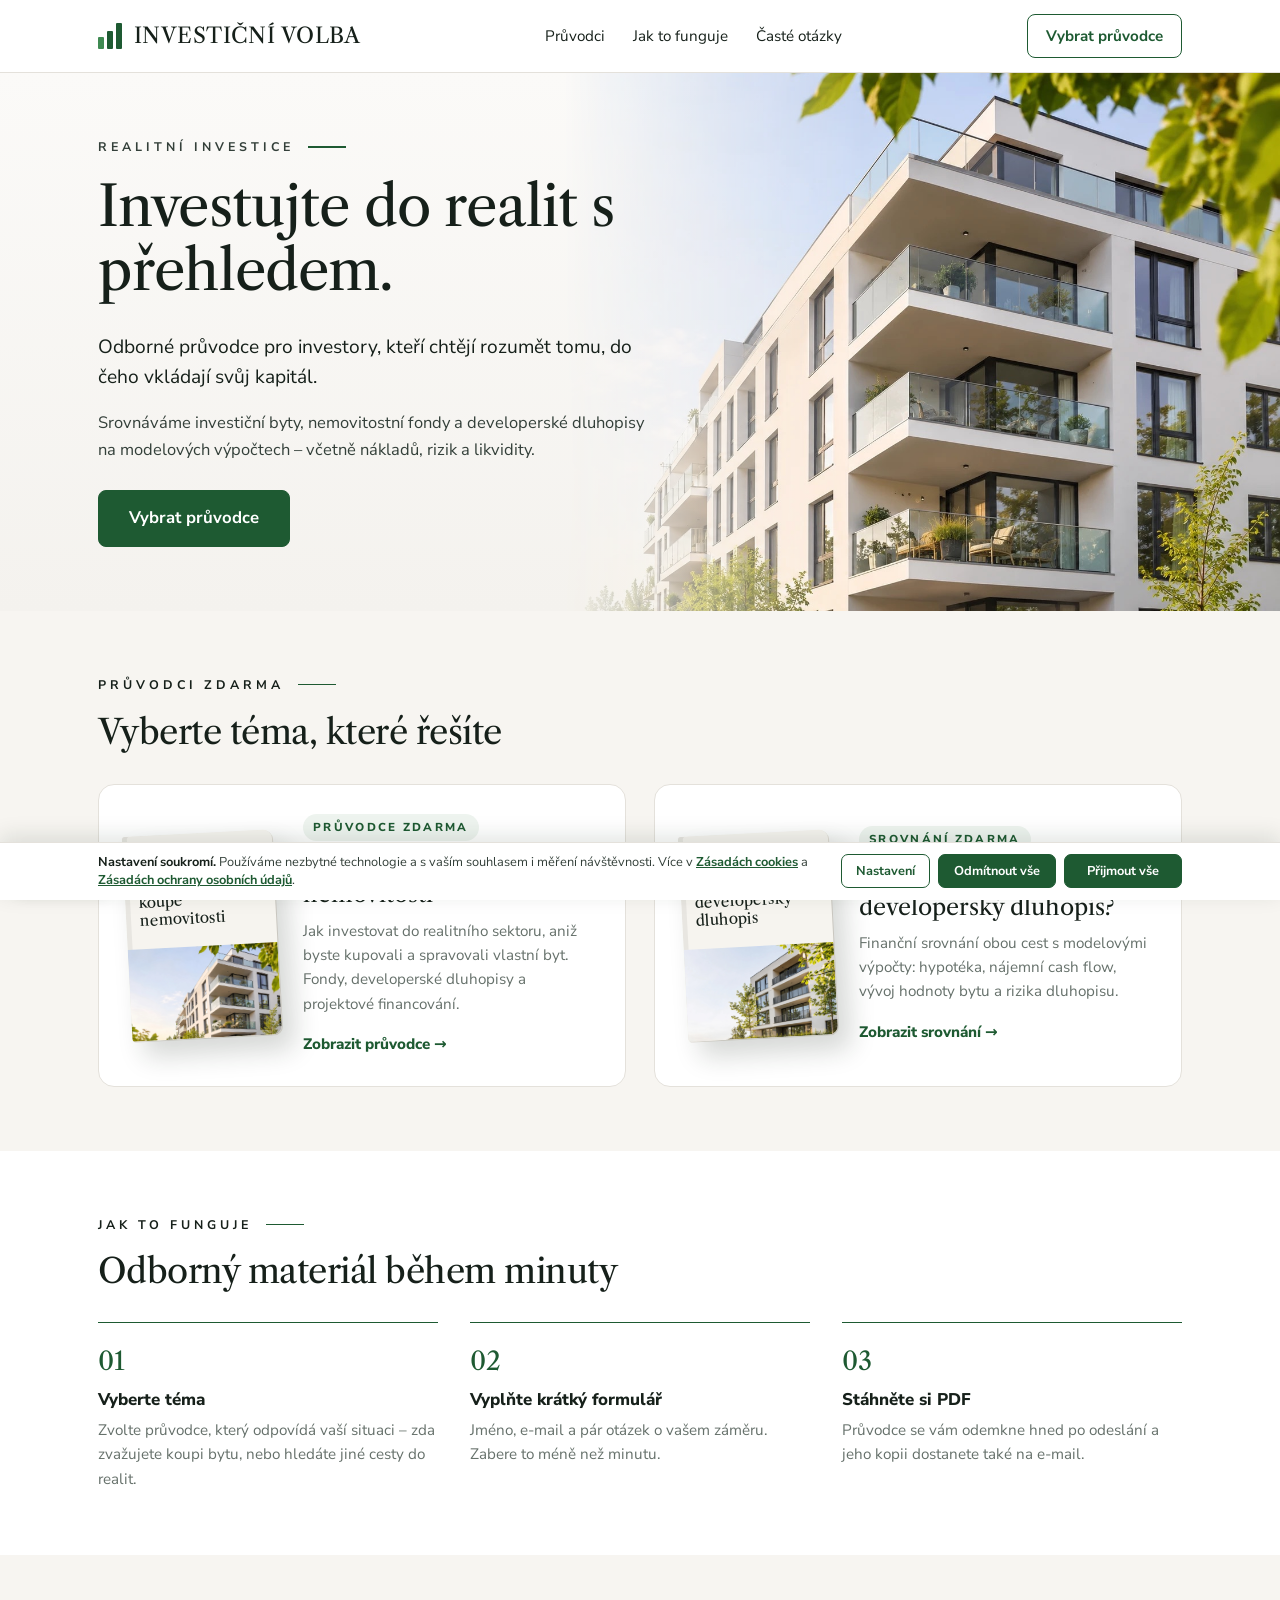
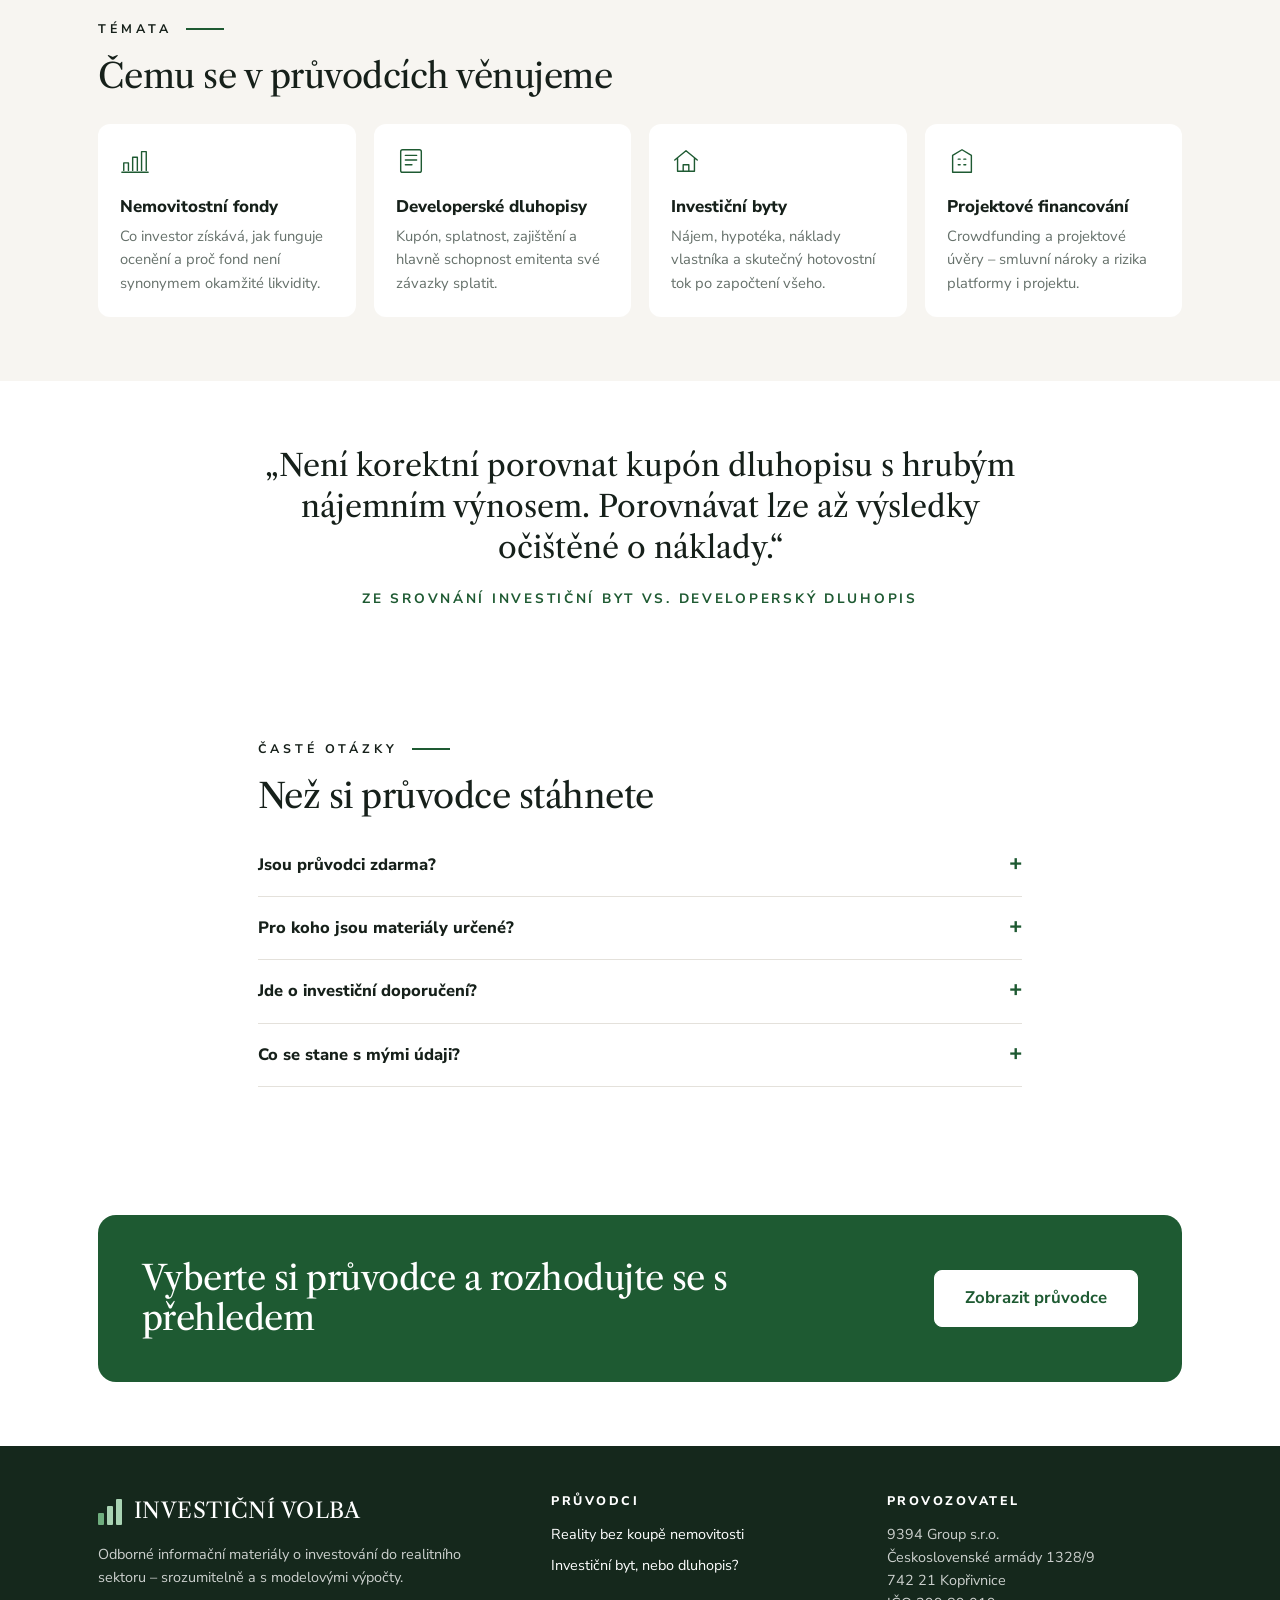
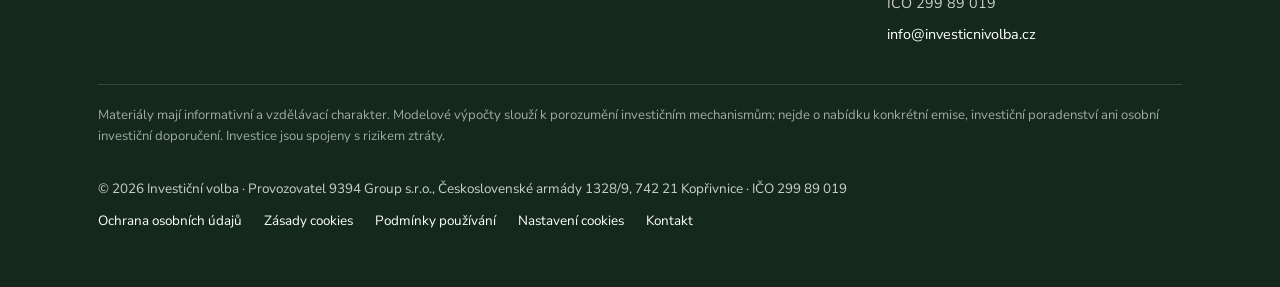
<file: index.html>
<!doctype html>
<html lang="cs">
<head>
<meta charset="utf-8">
<meta name="viewport" content="width=device-width, initial-scale=1">
<title>Investiční volba – průvodci investováním do realit</title>
<meta name="description" content="Odborné průvodce pro investory do realit zdarma: reality bez koupě nemovitosti a srovnání investičního bytu s developerským dluhopisem.">
<link href="https://fonts.googleapis.com/css2?family=Libre+Caslon+Text:wght@400;700&family=Nunito+Sans:opsz,wght@6..12,400;6..12,600;6..12,700;6..12,800&display=swap" rel="stylesheet">
<link rel="stylesheet" href="styles.css?v=7">
<link rel="stylesheet" href="uvod.css?v=1">
<script src="crm.js?v=2" defer></script>
  <script src="cookies.js?v=4" defer></script>
</head>
<body>
<header class="topbar">
  <div class="wrap">
    <a href="#" class="logo"><span class="logo__mark"><i></i><i></i><i></i></span>INVESTIČNÍ VOLBA</a>
    <nav class="nav"><a href="#pruvodci">Průvodci</a><a href="#jak">Jak to funguje</a><a href="#otazky">Časté otázky</a></nav>
    <a href="#pruvodci" class="btn btn--outline">Vybrat průvodce</a>
  </div>
</header>
<main>
<section class="hero">
  <div class="hero__img" style="background-image:url(assets/hero-5a.jpg)" role="img" aria-label="Moderní bytový dům"></div>
  <div class="wrap"><div class="hero__text">
    <p class="eyebrow">Realitní investice</p>
    <h1>Investujte do realit s přehledem.</h1>
    <p class="sub">Odborné průvodce pro investory, kteří chtějí rozumět tomu, do čeho vkládají svůj kapitál.</p>
    <p class="hide-mobile">Srovnáváme investiční byty, nemovitostní fondy a developerské dluhopisy na modelových výpočtech – včetně nákladů, rizik a likvidity.</p>
    <a href="#pruvodci" class="btn">Vybrat průvodce</a>
  </div></div>
</section>
<section class="section section--cream" id="pruvodci"><div class="wrap">
  <p class="eyebrow">Průvodci zdarma</p>
  <h2>Vyberte téma, které řešíte</h2>
  <div class="guides">
  <a class="guide-card" href="reality/">
    <span class="mini-book"><span class="book__brand" style="font-size:.55rem"><span class="logo__mark"><i></i><i></i><i></i></span>Investiční volba</span><b>Reality bez koupě nemovitosti</b><i style="background-image:url(assets/hero-5a.jpg)"></i></span>
    <div><span class="tag">Průvodce zdarma</span><h3>Reality bez koupě nemovitosti</h3><p>Jak investovat do realitního sektoru, aniž byste kupovali a spravovali vlastní byt. Fondy, developerské dluhopisy a projektové financování.</p><span class="more">Zobrazit průvodce →</span></div>
  </a>
  <a class="guide-card" href="dluhopis/">
    <span class="mini-book"><span class="book__brand" style="font-size:.55rem"><span class="logo__mark"><i></i><i></i><i></i></span>Investiční volba</span><b>Investiční byt vs. developerský dluhopis</b><i style="background-image:url(assets/hero-5b.jpg)"></i></span>
    <div><span class="tag">Srovnání zdarma</span><h3>Investiční byt, nebo developerský dluhopis?</h3><p>Finanční srovnání obou cest s modelovými výpočty: hypotéka, nájemní cash flow, vývoj hodnoty bytu a rizika dluhopisu.</p><span class="more">Zobrazit srovnání →</span></div>
  </a>
</div>
</div></section>
<section class="section" id="jak"><div class="wrap">
  <p class="eyebrow">Jak to funguje</p>
  <h2>Odborný materiál během minuty</h2>
  <div class="steps">
    <div class="step"><h3>Vyberte téma</h3><p>Zvolte průvodce, který odpovídá vaší situaci – zda zvažujete koupi bytu, nebo hledáte jiné cesty do realit.</p></div>
    <div class="step"><h3>Vyplňte krátký formulář</h3><p>Jméno, e-mail a pár otázek o vašem záměru. Zabere to méně než minutu.</p></div>
    <div class="step"><h3>Stáhněte si PDF</h3><p>Průvodce se vám odemkne hned po odeslání a jeho kopii dostanete také na e-mail.</p></div>
  </div>
</div></section>
<section class="section section--cream"><div class="wrap">
  <p class="eyebrow">Témata</p>
  <h2>Čemu se v průvodcích věnujeme</h2>
  <div class="topics">
    <div class="topic"><svg class="icon" viewBox="0 0 32 32"><path d="M4 26V18h5v8M13.5 26V12h5v14M23 26V6h5v20M2 28h28"/></svg><h3>Nemovitostní fondy</h3><p>Co investor získává, jak funguje ocenění a proč fond není synonymem okamžité likvidity.</p></div>
    <div class="topic"><svg class="icon" viewBox="0 0 32 32"><rect x="5" y="4" width="22" height="24" rx="2"/><path d="M10 10h12M10 15h12M10 20h7"/></svg><h3>Developerské dluhopisy</h3><p>Kupón, splatnost, zajištění a hlavně schopnost emitenta své závazky splatit.</p></div>
    <div class="topic"><svg class="icon" viewBox="0 0 32 32"><path d="M4 15L16 5l12 10M7 13v14h18V13M13 27v-7h6v7"/></svg><h3>Investiční byty</h3><p>Nájem, hypotéka, náklady vlastníka a skutečný hotovostní tok po započtení všeho.</p></div>
    <div class="topic"><svg class="icon" viewBox="0 0 32 32"><path d="M6 28V10l10-6 10 6v18M6 28h20M12 14h2M18 14h2M12 20h2M18 20h2"/></svg><h3>Projektové financování</h3><p>Crowdfunding a projektové úvěry – smluvní nároky a rizika platformy i projektu.</p></div>
  </div>
</div></section>
<section class="section"><div class="wrap quote">
  <blockquote>„Není korektní porovnat kupón dluhopisu s hrubým nájemním výnosem. Porovnávat lze až výsledky očištěné o náklady.“</blockquote>
  <cite>Ze srovnání Investiční byt vs. developerský dluhopis</cite>
</div></section>
<section class="section" id="otazky"><div class="wrap faq">
  <p class="eyebrow">Časté otázky</p>
  <h2>Než si průvodce stáhnete</h2>
  <details><summary>Jsou průvodci zdarma?</summary><p>Ano. Za průvodce neplatíte, stačí vyplnit krátký kontaktní formulář.</p></details>
  <details><summary>Pro koho jsou materiály určené?</summary><p>Pro lidi, kteří mají připravený kapitál a zvažují jeho využití v realitním sektoru – ať už koupí bytu, nebo jinou formou.</p></details>
  <details><summary>Jde o investiční doporučení?</summary><p>Ne. Jde o odborné informační materiály. Modelové výpočty vysvětlují investiční mechanismy, nejsou nabídkou konkrétní emise ani osobním doporučením.</p></details>
  <details><summary>Co se stane s mými údaji?</summary><p>Použijeme je k zaslání materiálu a případnému nezávaznému kontaktu. Nebudeme vás zbytečně obtěžovat.</p></details>
</div></section>
<section class="section"><div class="wrap"><div class="cta-band">
  <h2>Vyberte si průvodce a rozhodujte se s přehledem</h2>
  <a href="#pruvodci" class="btn">Zobrazit průvodce</a>
</div></div></section>
</main>
<footer class="site-foot">
  <div class="wrap">
    <div class="foot-grid">
      <div>
        <a href="./" class="logo"><span class="logo__mark"><i></i><i></i><i></i></span>INVESTIČNÍ VOLBA</a>
        <p>Odborné informační materiály o investování do realitního sektoru – srozumitelně a s modelovými výpočty.</p>
      </div>
      <div>
        <h3>Průvodci</h3>
        <ul>
          <li><a href="reality/">Reality bez koupě nemovitosti</a></li>
          <li><a href="dluhopis/">Investiční byt, nebo dluhopis?</a></li>
        </ul>
      </div>
      <div>
        <h3>Provozovatel</h3>
        <p>9394 Group s.r.o.<br>Československé armády 1328/9<br>742 21 Kopřivnice<br>IČO 299 89 019</p>
        <p><a href="mailto:info@investicnivolba.cz">info@investicnivolba.cz</a></p>
      </div>
    </div>
    <p class="foot-note">Materiály mají informativní a vzdělávací charakter. Modelové výpočty slouží k porozumění investičním mechanismům; nejde o nabídku konkrétní emise, investiční poradenství ani osobní investiční doporučení. Investice jsou spojeny s rizikem ztráty.</p>
    <div class="foot-bottom">
      <span>© 2026 Investiční volba · Provozovatel 9394 Group s.r.o., Československé armády 1328/9, 742 21 Kopřivnice · IČO 299 89 019</span>
      <nav aria-label="Právní informace">
        <a href="zasady-ochrany-osobnich-udaju.html">Ochrana osobních údajů</a>
        <a href="zasady-cookies.html">Zásady cookies</a>
        <a href="podminky-pouzivani.html">Podmínky používání</a>
        <button type="button" data-open-cookies>Nastavení cookies</button>
        <a href="mailto:info@investicnivolba.cz">Kontakt</a>
      </nav>
    </div>
  </div>
</footer>
</body>
</html>
</file>
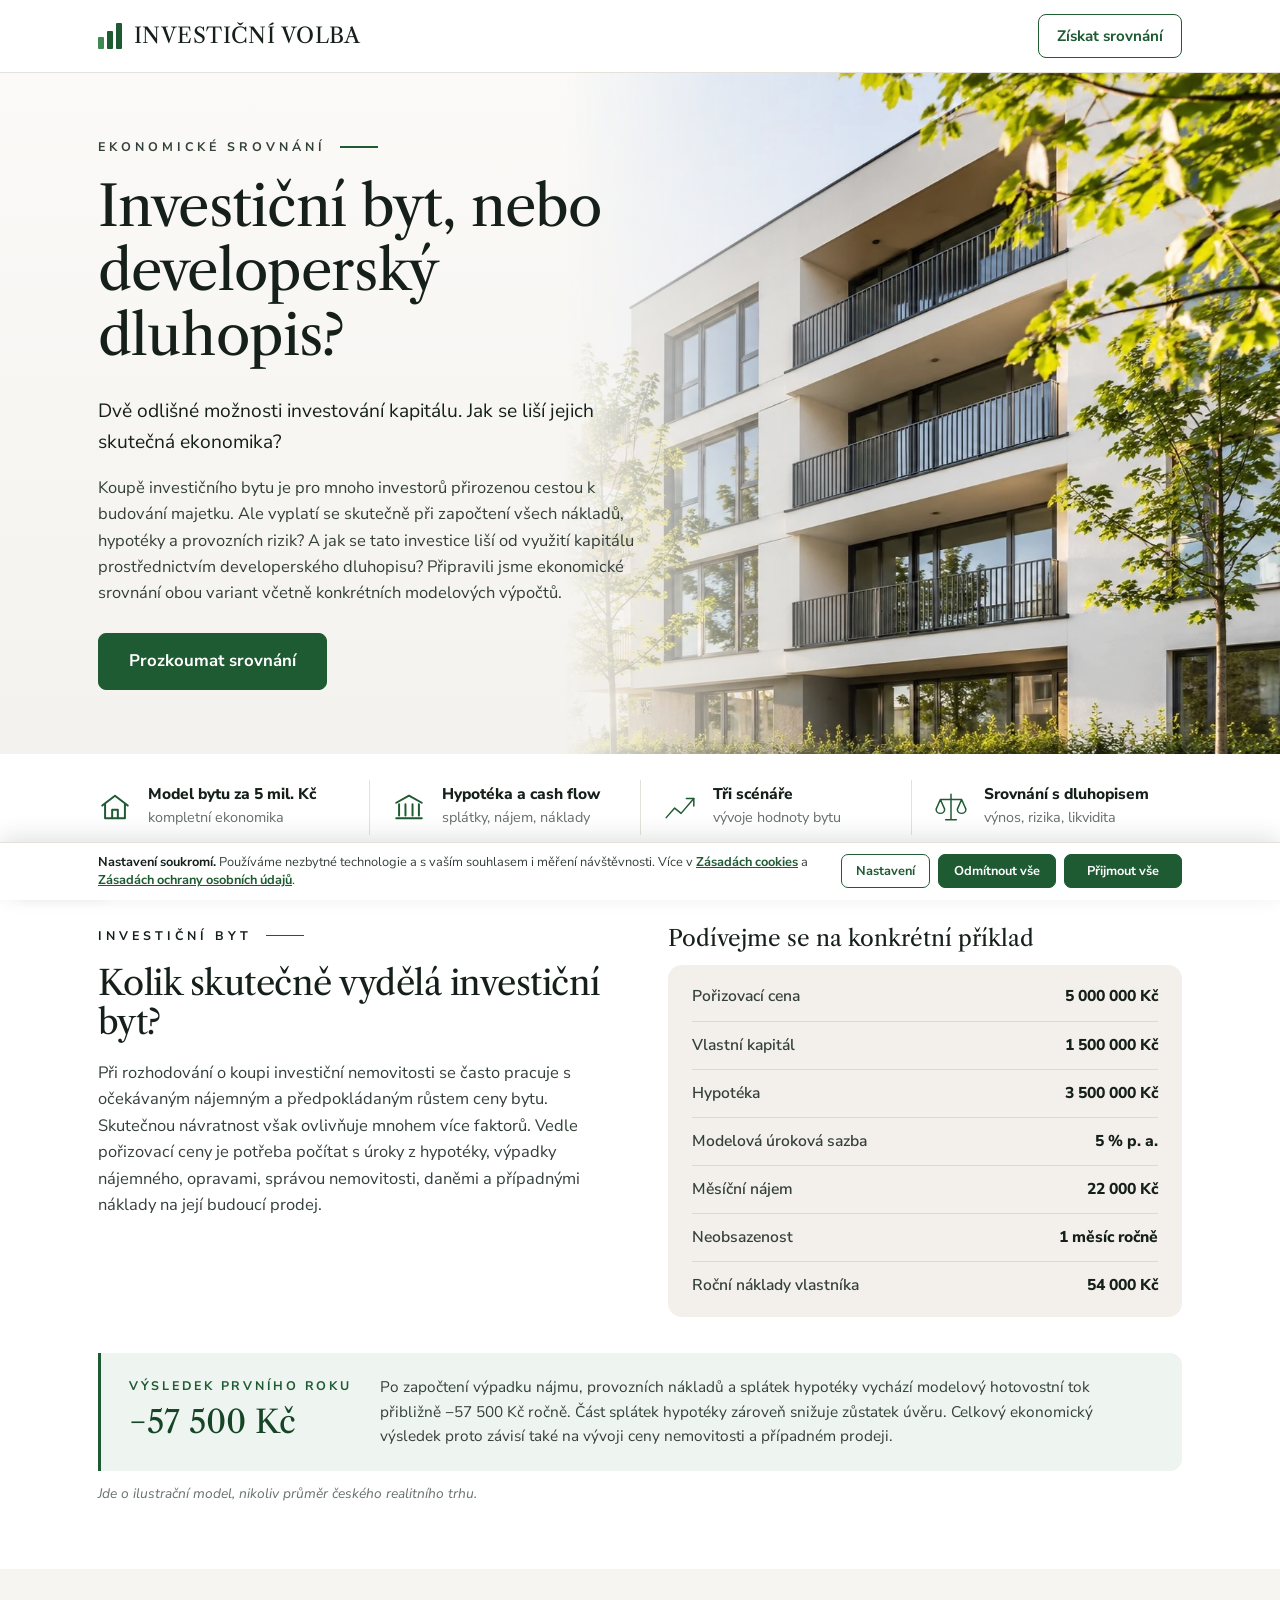
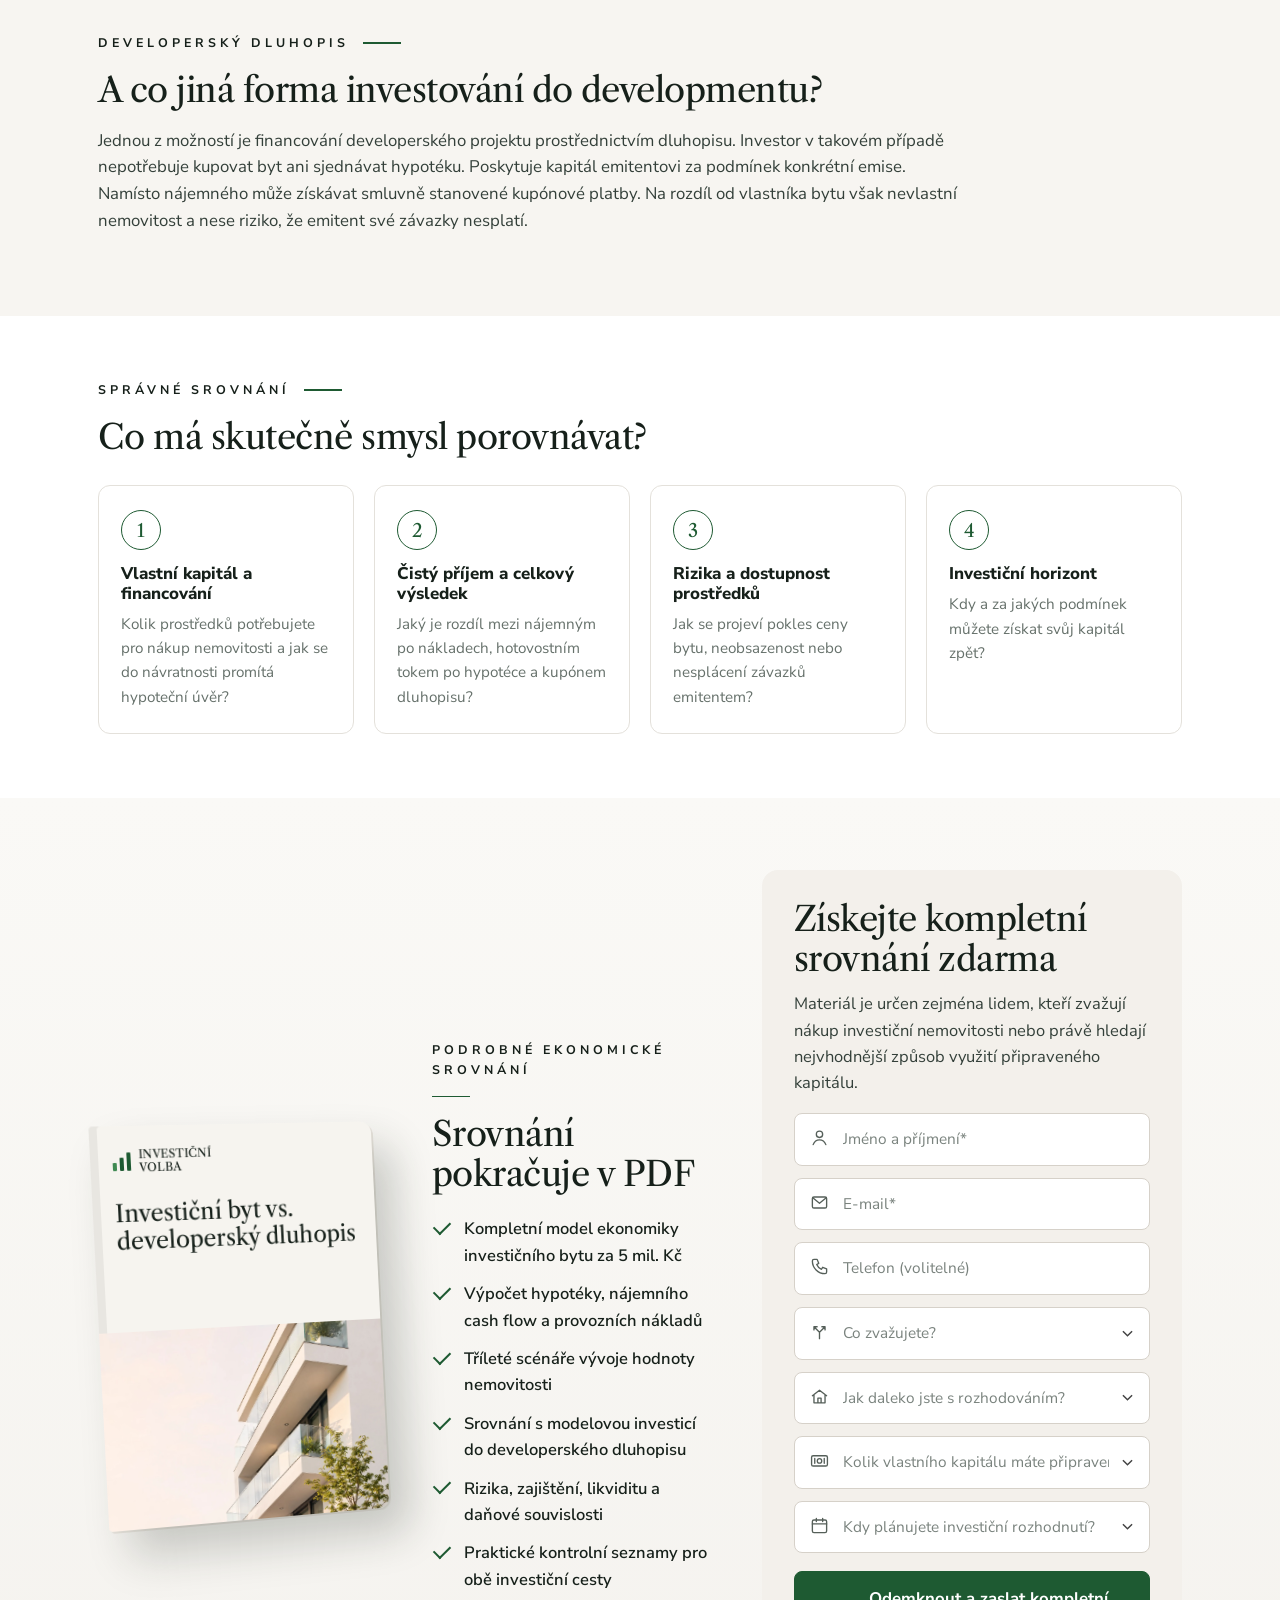
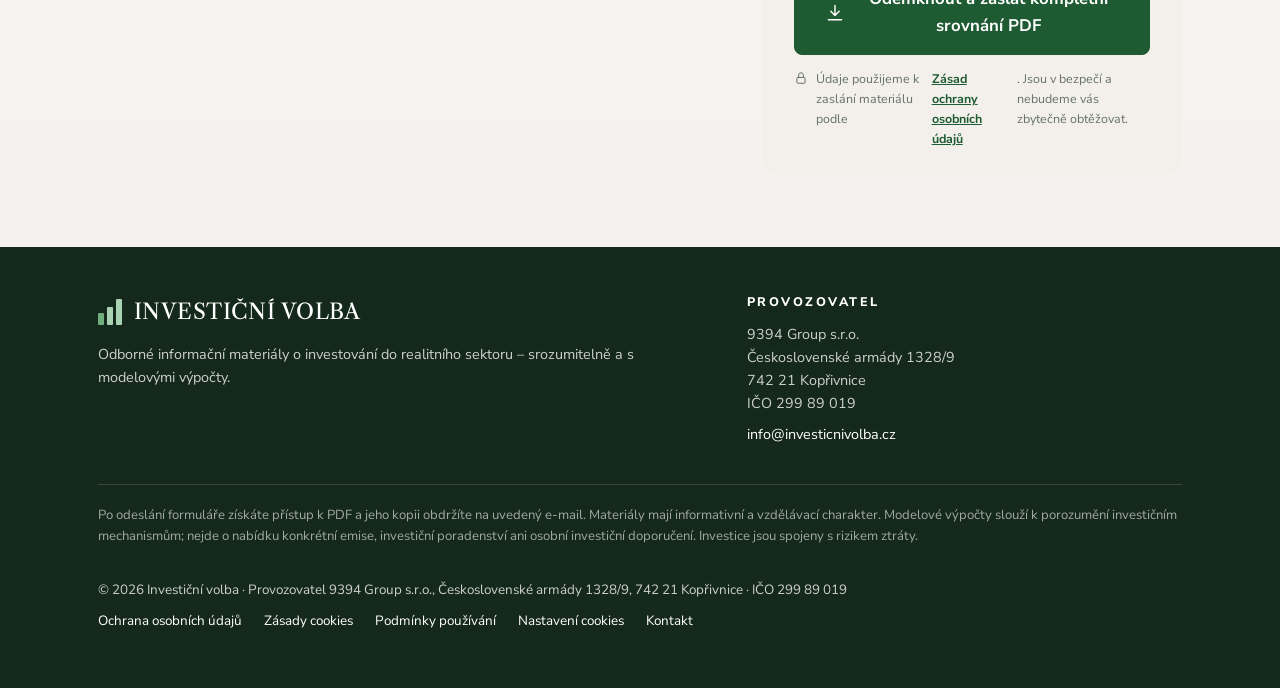
<file: byt-vs-dluhopis/index.html>
<!doctype html>
<html lang="cs"><head><meta charset="utf-8"><meta name="robots" content="noindex">
<title>Přesměrování</title>
<link rel="canonical" href="/dluhopis/">
<script>location.replace('/dluhopis/' + location.search + location.hash);</script>
<meta http-equiv="refresh" content="0; url=/dluhopis/">
</head><body><p><a href="/dluhopis/">Pokračovat</a></p></body></html>
</file>
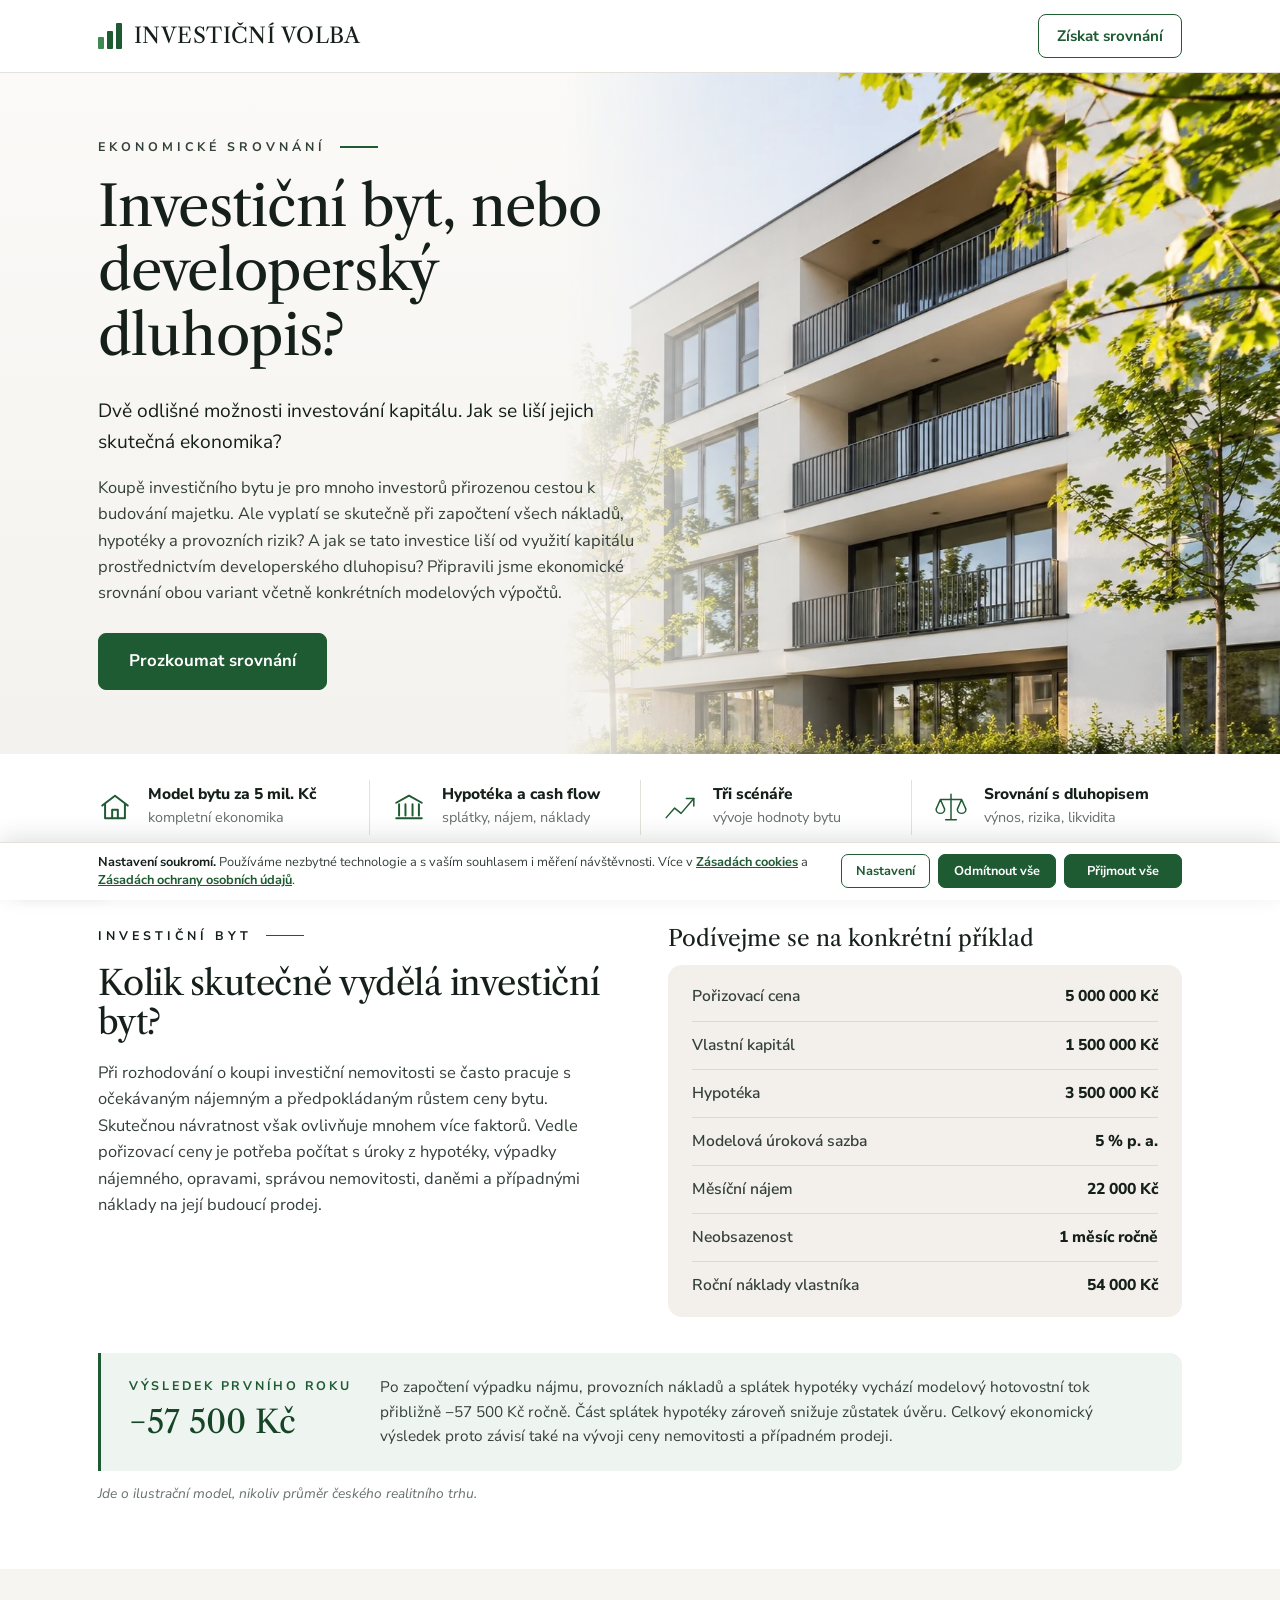
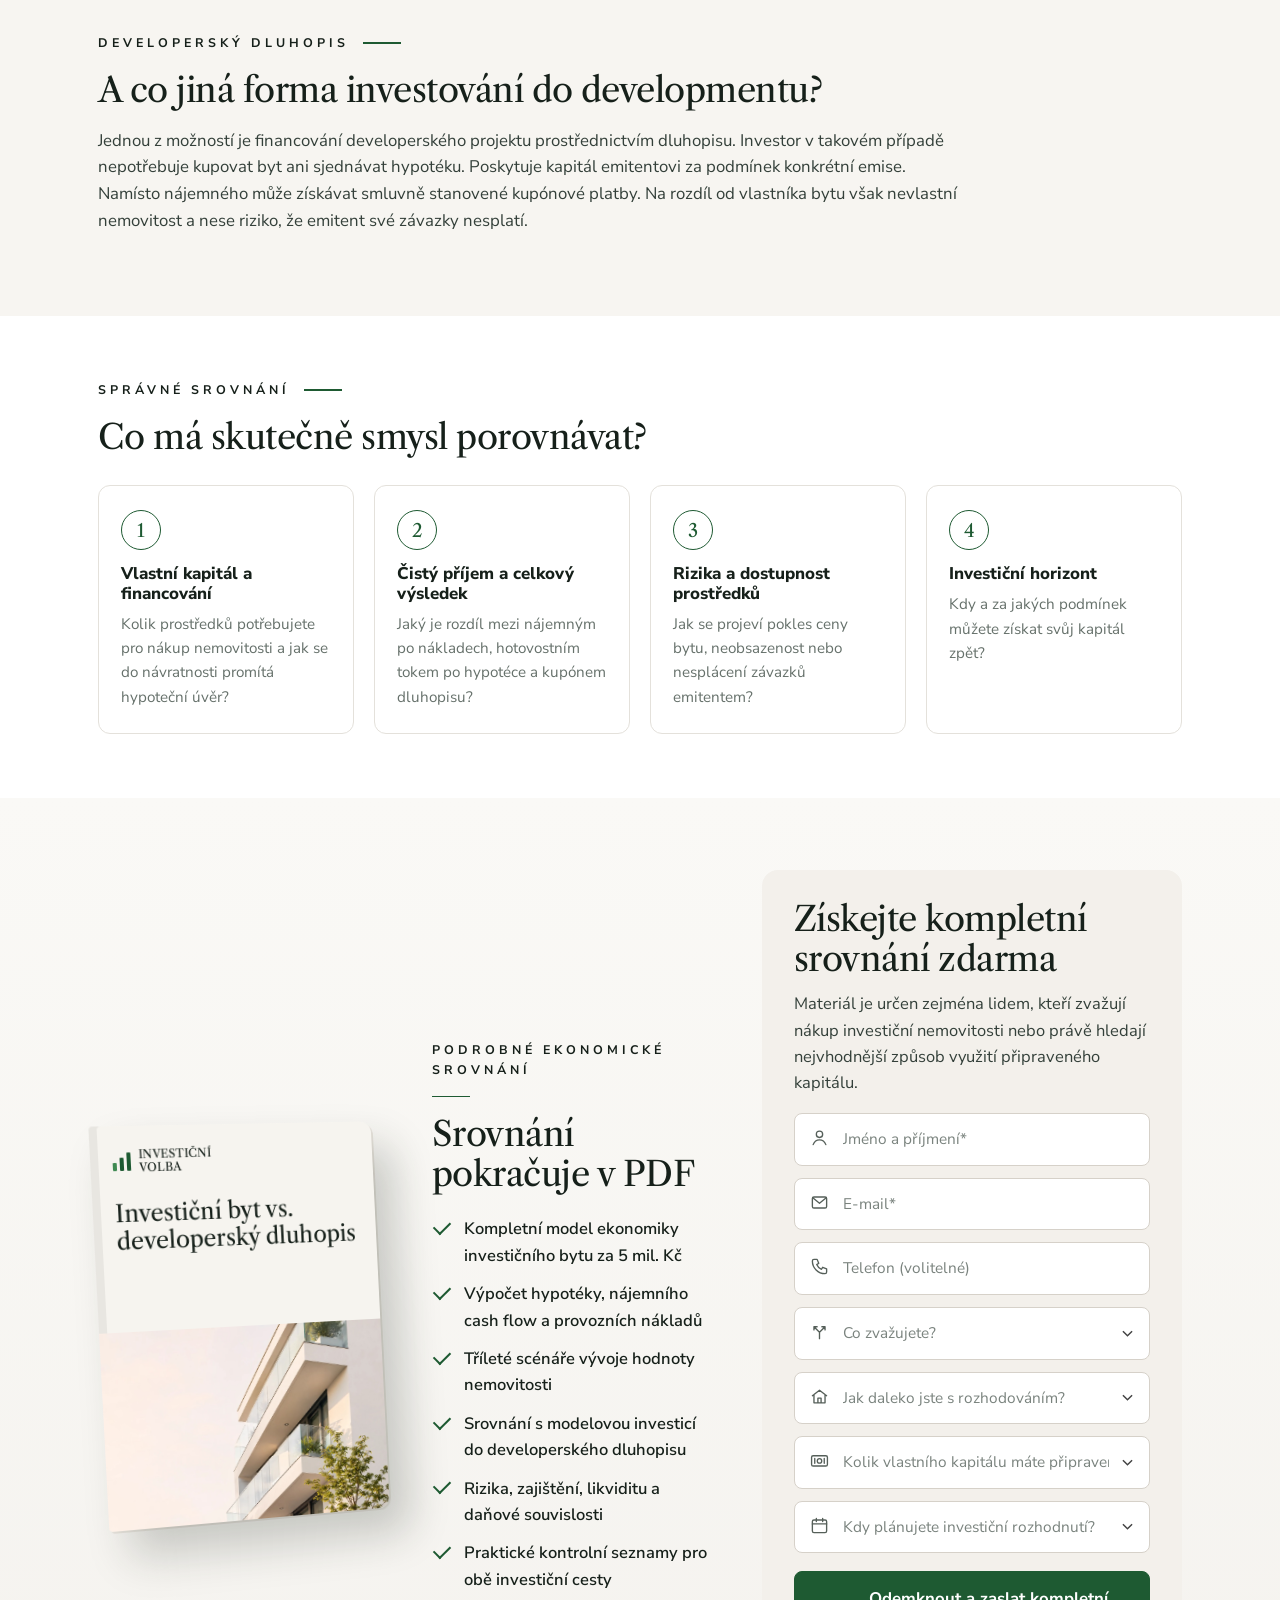
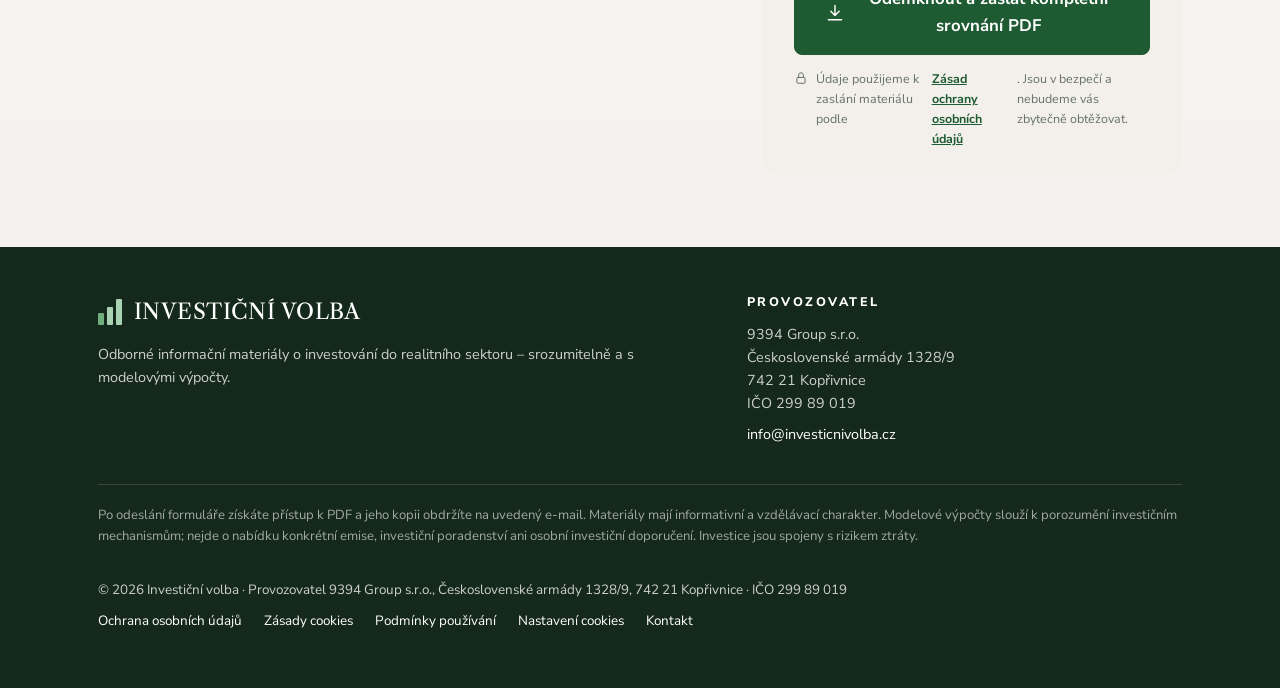
<file: dluhopis/index.html>
<!doctype html>
<html lang="cs">
<head>
  <meta charset="utf-8">
  <meta name="viewport" content="width=device-width, initial-scale=1">
  <title>Investiční byt, nebo developerský dluhopis? | Investiční volba</title>
  <meta name="description" content="Dvě odlišné možnosti investování kapitálu. Ekonomické srovnání investičního bytu a developerského dluhopisu s modelovými výpočty v PDF zdarma.">
  <link rel="preconnect" href="https://fonts.googleapis.com">
  <link rel="preconnect" href="https://fonts.gstatic.com" crossorigin>
  <link href="https://fonts.googleapis.com/css2?family=Libre+Caslon+Text:wght@400;700&family=Nunito+Sans:opsz,wght@6..12,400;6..12,600;6..12,700;6..12,800&display=swap" rel="stylesheet">
  <link rel="stylesheet" href="../styles.css?v=7">
  <link rel="stylesheet" href="../pravni.css?v=1">
  <script src="../crm.js?v=2" defer></script>
  <script src="../cookies.js?v=4" defer></script>
  <script src="../legal-modal.js?v=1" defer></script>
</head>
<body>
  <header class="topbar">
    <div class="wrap">
      <span class="logo"><span class="logo__mark"><i></i><i></i><i></i></span>INVESTIČNÍ VOLBA</span>
      <a href="#pruvodce" class="btn btn--outline">Získat srovnání</a>
    </div>
  </header>

  <main>
    <section class="hero">
      <div class="hero__img" style="background-image:url(../assets/hero-5b.jpg)" role="img" aria-label="Moderní bytový dům"></div>
      <div class="wrap">
        <div class="hero__text">
          <p class="eyebrow">Ekonomické srovnání</p>
          <h1>Investiční byt, nebo developerský dluhopis?</h1>
          <p class="sub">Dvě odlišné možnosti investování kapitálu. Jak se liší jejich skutečná ekonomika?</p>
          <p class="hide-mobile">Koupě investičního bytu je pro mnoho investorů přirozenou cestou k budování majetku. Ale vyplatí se skutečně při započtení všech nákladů, hypotéky a provozních rizik? A jak se tato investice liší od využití kapitálu prostřednictvím developerského dluhopisu? Připravili jsme ekonomické srovnání obou variant včetně konkrétních modelových výpočtů.</p>
          <a href="#priklad" class="btn">Prozkoumat srovnání</a>
        </div>
      </div>
    </section>

    <section class="strip hide-mobile" aria-label="Co najdete ve srovnání">
      <div class="wrap">
        <div class="strip__item">
          <svg class="icon" viewBox="0 0 24 24"><path d="M3 11l9-7 9 7M5 9.5V20h14V9.5M10 20v-6h4v6"/></svg>
          <div><strong>Model bytu za 5 mil. Kč</strong><span>kompletní ekonomika</span></div>
        </div>
        <div class="strip__item">
          <svg class="icon" viewBox="0 0 24 24"><path d="M3 9l9-5 9 5M5 10v8M9.5 10v8M14.5 10v8M19 10v8M3 20h18"/></svg>
          <div><strong>Hypotéka a cash flow</strong><span>splátky, nájem, náklady</span></div>
        </div>
        <div class="strip__item">
          <svg class="icon" viewBox="0 0 32 32"><path d="M3 26l8-9 6 5 12-14"/><path d="M22 8h7v7"/></svg>
          <div><strong>Tři scénáře</strong><span>vývoje hodnoty bytu</span></div>
        </div>
        <div class="strip__item">
          <svg class="icon" viewBox="0 0 32 32"><path d="M16 4v24M6 9h20M6 9l-4 9a4 4 0 008 0L6 9zM26 9l-4 9a4 4 0 008 0l-4-9zM11 28h10"/></svg>
          <div><strong>Srovnání s dluhopisem</strong><span>výnos, rizika, likvidita</span></div>
        </div>
      </div>
    </section>

    <section class="section" id="priklad">
      <div class="wrap cols">
        <div>
          <p class="eyebrow">Investiční byt</p>
          <h2>Kolik skutečně vydělá investiční byt?</h2>
          <p>Při rozhodování o koupi investiční nemovitosti se často pracuje s očekávaným nájemným a předpokládaným růstem ceny bytu. Skutečnou návratnost však ovlivňuje mnohem více faktorů. Vedle pořizovací ceny je potřeba počítat s úroky z hypotéky, výpadky nájemného, opravami, správou nemovitosti, daněmi a případnými náklady na její budoucí prodej.</p>
        </div>
        <div>
          <h3 style="font-family:var(--serif);font-weight:400;font-size:1.4rem;margin-bottom:14px">Podívejme se na konkrétní příklad</h3>
          <div class="table-card">
            <table class="table">
              <tr><th>Pořizovací cena</th><td>5 000 000 Kč</td></tr>
              <tr><th>Vlastní kapitál</th><td>1 500 000 Kč</td></tr>
              <tr><th>Hypotéka</th><td>3 500 000 Kč</td></tr>
              <tr><th>Modelová úroková sazba</th><td>5 % p. a.</td></tr>
              <tr><th>Měsíční nájem</th><td>22 000 Kč</td></tr>
              <tr><th>Neobsazenost</th><td>1 měsíc ročně</td></tr>
              <tr><th>Roční náklady vlastníka</th><td>54 000 Kč</td></tr>
            </table>
          </div>
        </div>
      </div>
      <div class="wrap">
        <div class="result">
          <div><span class="result__label">Výsledek prvního roku</span><span class="result__value">−57 500 Kč</span></div>
          <p>Po započtení výpadku nájmu, provozních nákladů a splátek hypotéky vychází modelový hotovostní tok přibližně −57 500 Kč ročně. Část splátek hypotéky zároveň snižuje zůstatek úvěru. Celkový ekonomický výsledek proto závisí také na vývoji ceny nemovitosti a případném prodeji.</p>
        </div>
        <p class="note">Jde o ilustrační model, nikoliv průměr českého realitního trhu.</p>
      </div>
    </section>

    <section class="section section--cream hide-mobile">
      <div class="wrap">
        <p class="eyebrow">Developerský dluhopis</p>
        <h2>A co jiná forma investování do developmentu?</h2>
        <p class="lead-text">Jednou z možností je financování developerského projektu prostřednictvím dluhopisu. Investor v takovém případě nepotřebuje kupovat byt ani sjednávat hypotéku. Poskytuje kapitál emitentovi za podmínek konkrétní emise. Namísto nájemného může získávat smluvně stanovené kupónové platby. Na rozdíl od vlastníka bytu však nevlastní nemovitost a nese riziko, že emitent své závazky nesplatí.</p>
      </div>
    </section>

    <section class="section">
      <div class="wrap">
        <p class="eyebrow">Správné srovnání</p>
        <h2>Co má skutečně smysl porovnávat?</h2>
        <div class="cards cards--4">
          <article class="card"><span class="num">1</span><h3>Vlastní kapitál a financování</h3><p>Kolik prostředků potřebujete pro nákup nemovitosti a jak se do návratnosti promítá hypoteční úvěr?</p></article>
          <article class="card"><span class="num">2</span><h3>Čistý příjem a celkový výsledek</h3><p>Jaký je rozdíl mezi nájemným po nákladech, hotovostním tokem po hypotéce a kupónem dluhopisu?</p></article>
          <article class="card"><span class="num">3</span><h3>Rizika a dostupnost prostředků</h3><p>Jak se projeví pokles ceny bytu, neobsazenost nebo nesplácení závazků emitentem?</p></article>
          <article class="card"><span class="num">4</span><h3>Investiční horizont</h3><p>Kdy a za jakých podmínek můžete získat svůj kapitál zpět?</p></article>
        </div>
      </div>
    </section>

    <section class="guide" id="pruvodce">
      <div class="wrap">
        <div class="book" aria-hidden="true">
          <div class="book__cover">
            <span class="book__brand"><span class="logo__mark"><i></i><i></i><i></i></span>Investiční<br>volba</span>
            <span class="book__title">Investiční byt vs. developerský dluhopis</span>
            <span class="book__img" style="background-image:url(../assets/obalka.jpg)"></span>
          </div>
        </div>

        <div>
          <p class="eyebrow eyebrow--under">Podrobné ekonomické srovnání</p>
          <h2>Srovnání pokračuje v PDF</h2>
          <ul class="checks">
            <li>Kompletní model ekonomiky investičního bytu za 5 mil. Kč</li>
            <li>Výpočet hypotéky, nájemního cash flow a provozních nákladů</li>
            <li>Tříleté scénáře vývoje hodnoty nemovitosti</li>
            <li>Srovnání s modelovou investicí do developerského dluhopisu</li>
            <li>Rizika, zajištění, likviditu a daňové souvislosti</li>
            <li>Praktické kontrolní seznamy pro obě investiční cesty</li>
          </ul>
        </div>

        <div class="form-card">
          <form id="leadForm" novalidate data-formular="Investiční volba 5B – Investiční byt vs. developerský dluhopis" data-pdf="../assets/Investicni_volba_5B_Investicni_byt_vs_developersky_dluhopis.pdf?v=3">
            <h2>Získejte kompletní srovnání zdarma</h2>
            <p>Materiál je určen zejména lidem, kteří zvažují nákup investiční nemovitosti nebo právě hledají nejvhodnější způsob využití připraveného kapitálu.</p>

            <div class="field">
              <svg class="icon" viewBox="0 0 24 24"><circle cx="12" cy="8" r="4"/><path d="M4 21c1.5-4 4.5-6 8-6s6.5 2 8 6"/></svg>
              <input name="name" type="text" placeholder="Jméno a příjmení*" autocomplete="name" aria-label="Jméno a příjmení" required>
              <small class="err">Vyplňte prosím jméno a příjmení.</small>
            </div>
            <div class="field">
              <svg class="icon" viewBox="0 0 24 24"><rect x="3" y="5" width="18" height="14" rx="2"/><path d="M3.5 6l8.5 7 8.5-7"/></svg>
              <input name="email" type="email" placeholder="E-mail*" autocomplete="email" aria-label="E-mail" required>
              <small class="err">Zadejte platný e-mail, pošleme vám na něj kopii PDF.</small>
            </div>
            <div class="field">
              <svg class="icon" viewBox="0 0 24 24"><path d="M5 3h4l2 5-2.5 1.5a11 11 0 006 6L16 13l5 2v4a2 2 0 01-2 2A16 16 0 013 5a2 2 0 012-2z"/></svg>
              <input name="phone" type="tel" placeholder="Telefon (volitelné)" autocomplete="tel" aria-label="Telefon">
              <small class="err">Zkontrolujte prosím telefonní číslo.</small>
            </div>
            <div class="field">
              <svg class="icon" viewBox="0 0 24 24"><path d="M12 21v-8M12 13L5 6M12 13l7-7M5 6V10M5 6h4M19 6v4M19 6h-4"/></svg>
              <select name="zajem" aria-label="Co zvažujete?" required>
                <option value="" selected disabled>Co zvažujete?</option>
                <option>Spíše investiční byt</option>
                <option>Spíše developerský dluhopis</option>
              </select>
            </div>
            <div class="field">
              <svg class="icon" viewBox="0 0 24 24"><path d="M3 11l9-7 9 7M5 9.5V20h14V9.5M10 20v-6h4v6"/></svg>
              <select name="faze" aria-label="Jak daleko jste s rozhodováním?" required>
                <option value="" selected disabled>Jak daleko jste s rozhodováním?</option>
                <option>Aktivně hledám</option>
                <option>Spíše ano, zatím zjišťuji</option>
                <option>Spíše ne</option>
                <option>Investiční byt už vlastním</option>
                <option>Developerský dluhopis už vlastním</option>
              </select>
            </div>
            <div class="field">
              <svg class="icon" viewBox="0 0 24 24"><rect x="2" y="6" width="20" height="13" rx="2"/><circle cx="12" cy="12.5" r="2.8"/><path d="M6 9.5v6M18 9.5v6"/></svg>
              <select name="kapital" aria-label="Kolik vlastního kapitálu máte připraveno?" required>
                <option value="" selected disabled>Kolik vlastního kapitálu máte připraveno?</option>
                <option>Do 100 000 Kč</option>
                <option>100 000 – 500 000 Kč</option>
                <option>500 000 – 1 000 000 Kč</option>
                <option>1 – 2 mil. Kč</option>
                <option>2 – 5 mil. Kč</option>
                <option>Nad 5 mil. Kč</option>
              </select>
            </div>
            <div class="field">
              <svg class="icon" viewBox="0 0 24 24"><rect x="3" y="5" width="18" height="16" rx="2"/><path d="M3 10h18M8 3v4M16 3v4"/></svg>
              <select name="rozhodnuti" aria-label="Kdy plánujete investiční rozhodnutí?" required>
                <option value="" selected disabled>Kdy plánujete investiční rozhodnutí?</option>
                <option>Do 1 měsíce</option>
                <option>1 – 3 měsíce</option>
                <option>3 – 6 měsíců</option>
                <option>6 a více měsíců</option>
                <option>Zatím neplánuji</option>
              </select>
            </div>

            <button type="submit" class="btn btn--full">
              <svg class="icon" viewBox="0 0 24 24"><path d="M12 3v12M7 10l5 5 5-5M4 20h16"/></svg>
              Odemknout a zaslat kompletní srovnání PDF
            </button>
            <p class="secure"><svg class="icon" viewBox="0 0 24 24"><rect x="5" y="11" width="14" height="10" rx="2"/><path d="M8 11V7a4 4 0 018 0v4"/></svg>Údaje použijeme k zaslání materiálu podle <a href="zasady-ochrany-osobnich-udaju.html">Zásad ochrany osobních údajů</a>. Jsou v bezpečí a nebudeme vás zbytečně obtěžovat.</p>
          </form>

          <div class="thanks" id="thanks" hidden>
            <h2>Děkujeme!</h2>
            <p>Kompletní srovnání je připravené ke stažení.</p>
            <a class="btn" href="#" download>
              <svg class="icon" viewBox="0 0 24 24"><path d="M12 3v12M7 10l5 5 5-5M4 20h16"/></svg>
              Stáhnout PDF
            </a>
          </div>
        </div>
      </div>
    </section>
  </main>

  <footer class="site-foot">
  <div class="wrap">
    <div class="foot-grid foot-grid--lp">
      <div>
        <span class="logo"><span class="logo__mark"><i></i><i></i><i></i></span>INVESTIČNÍ VOLBA</span>
        <p>Odborné informační materiály o investování do realitního sektoru – srozumitelně a s modelovými výpočty.</p>
      </div>
      <div>
        <h3>Provozovatel</h3>
        <p>9394 Group s.r.o.<br>Československé armády 1328/9<br>742 21 Kopřivnice<br>IČO 299 89 019</p>
        <p><a href="mailto:info@investicnivolba.cz">info@investicnivolba.cz</a></p>
      </div>
    </div>
    <p class="foot-note">Po odeslání formuláře získáte přístup k PDF a jeho kopii obdržíte na uvedený e-mail. Materiály mají informativní a vzdělávací charakter. Modelové výpočty slouží k porozumění investičním mechanismům; nejde o nabídku konkrétní emise, investiční poradenství ani osobní investiční doporučení. Investice jsou spojeny s rizikem ztráty.</p>
    <div class="foot-bottom">
      <span>© 2026 Investiční volba · Provozovatel 9394 Group s.r.o., Československé armády 1328/9, 742 21 Kopřivnice · IČO 299 89 019</span>
      <nav aria-label="Právní informace">
        <a href="zasady-ochrany-osobnich-udaju.html">Ochrana osobních údajů</a>
        <a href="zasady-cookies.html">Zásady cookies</a>
        <a href="podminky-pouzivani.html">Podmínky používání</a>
        <button type="button" data-open-cookies>Nastavení cookies</button>
        <a href="mailto:info@investicnivolba.cz">Kontakt</a>
      </nav>
    </div>
  </div>
</footer>

  <script src="../script.js?v=3"></script>
</body>
</html>
</file>
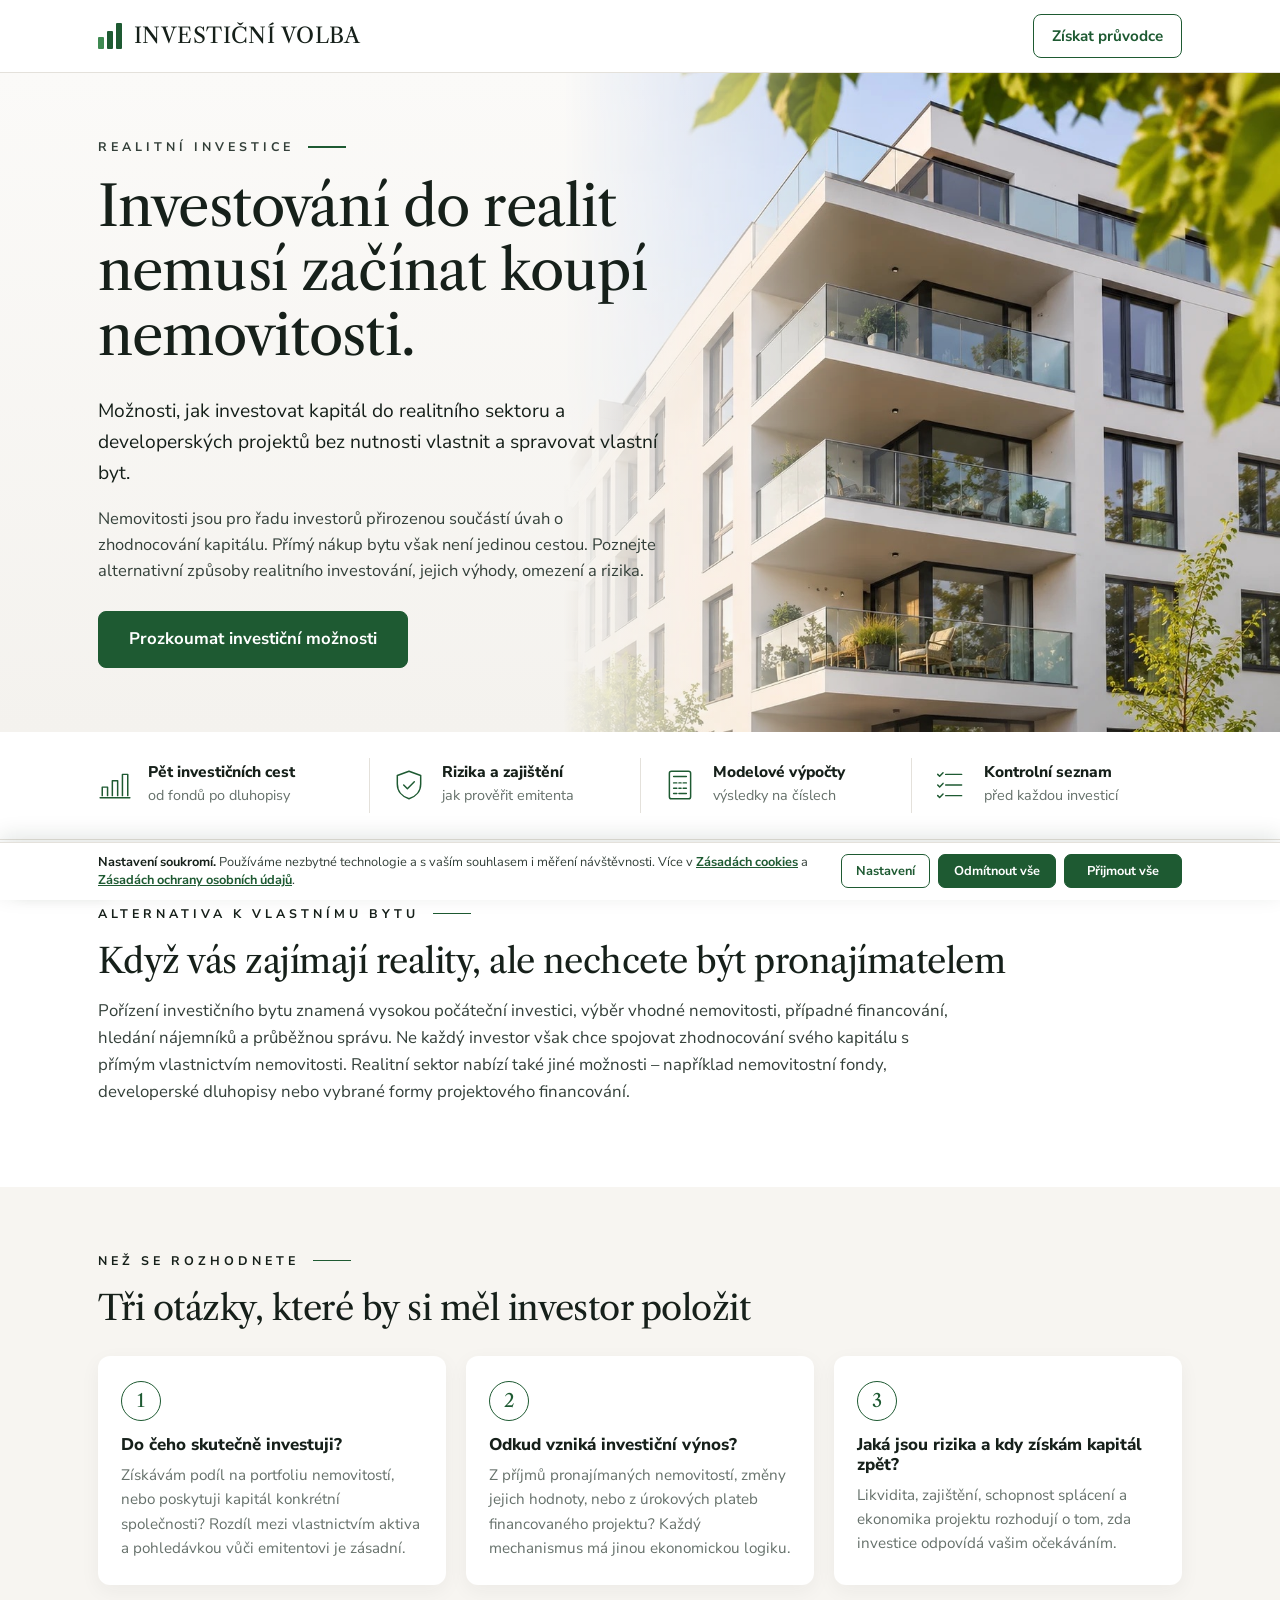
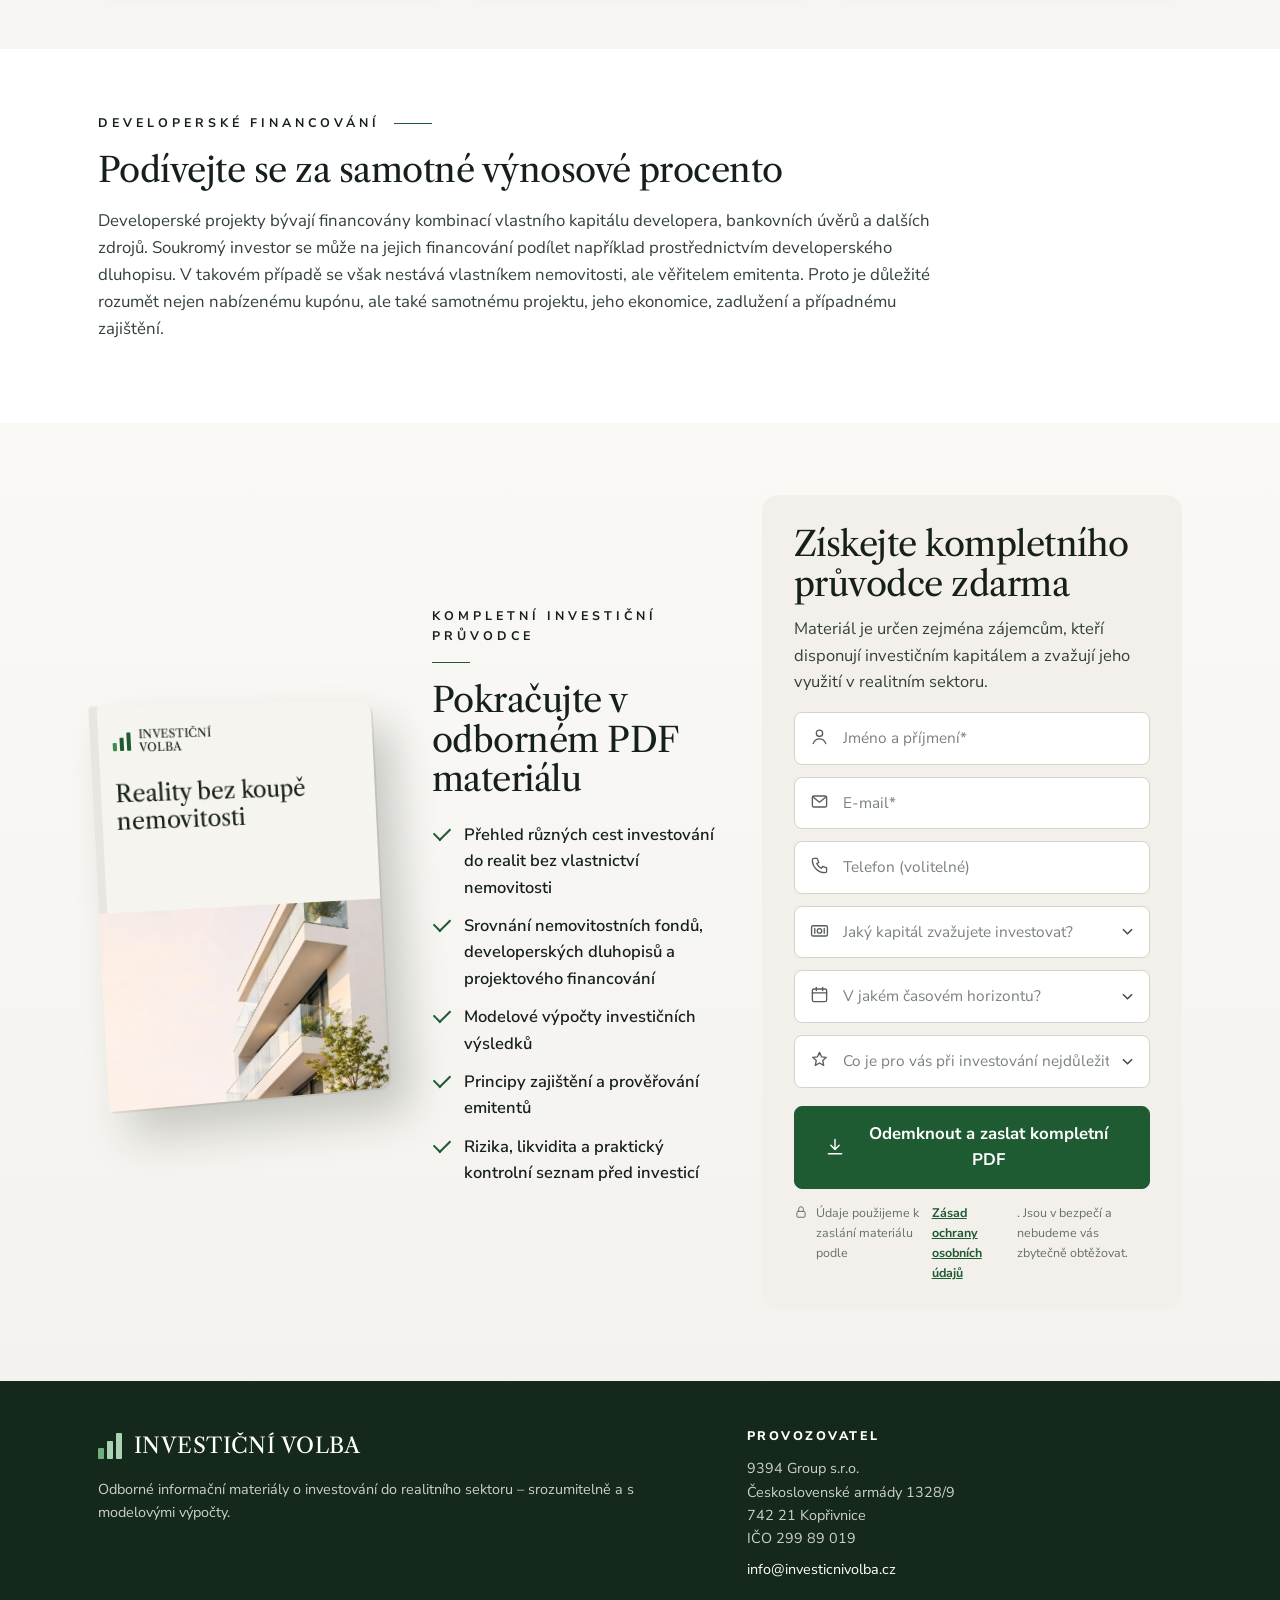
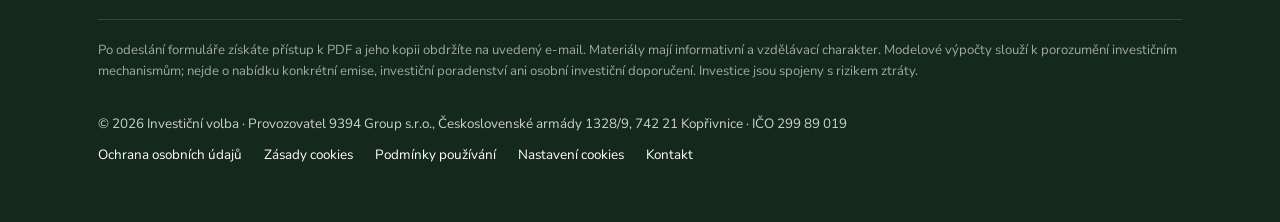
<file: reality-bez-koupe/index.html>
<!doctype html>
<html lang="cs"><head><meta charset="utf-8"><meta name="robots" content="noindex">
<title>Přesměrování</title>
<link rel="canonical" href="/reality/">
<script>location.replace('/reality/' + location.search + location.hash);</script>
<meta http-equiv="refresh" content="0; url=/reality/">
</head><body><p><a href="/reality/">Pokračovat</a></p></body></html>
</file>
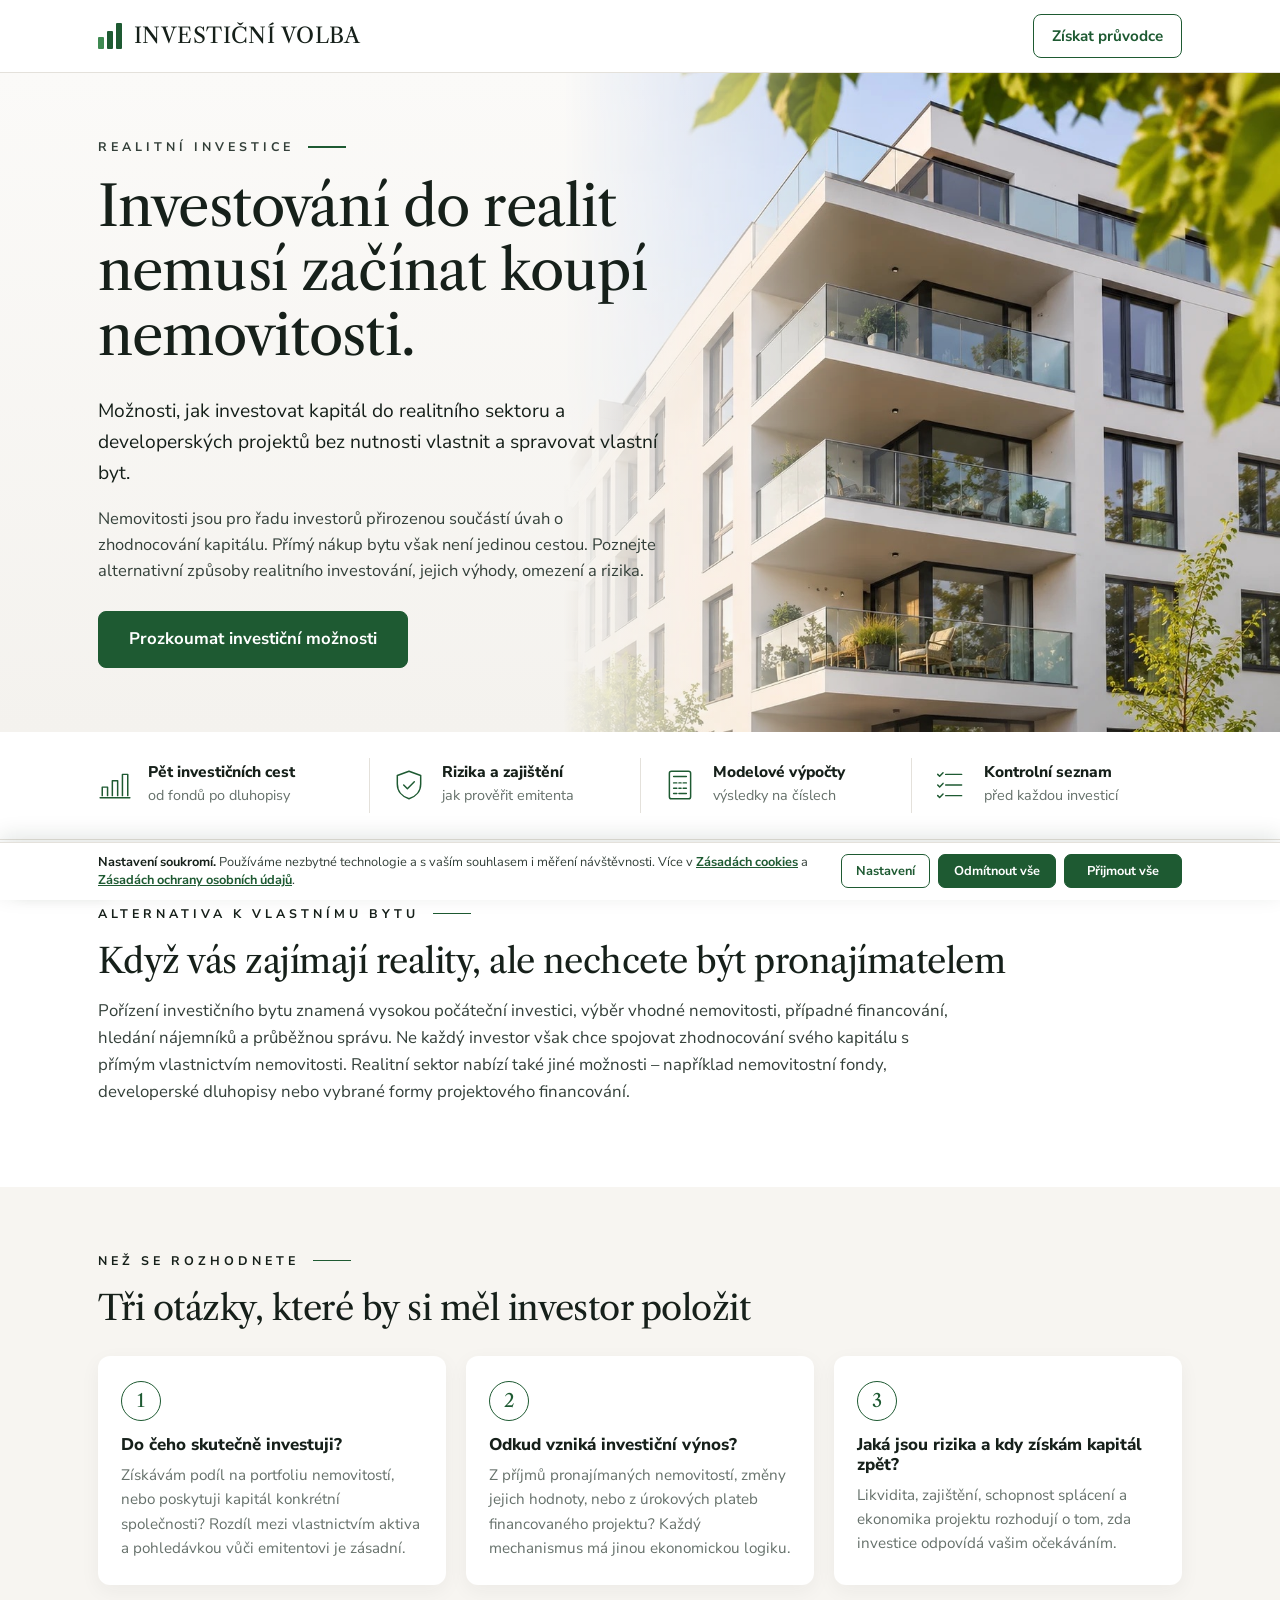
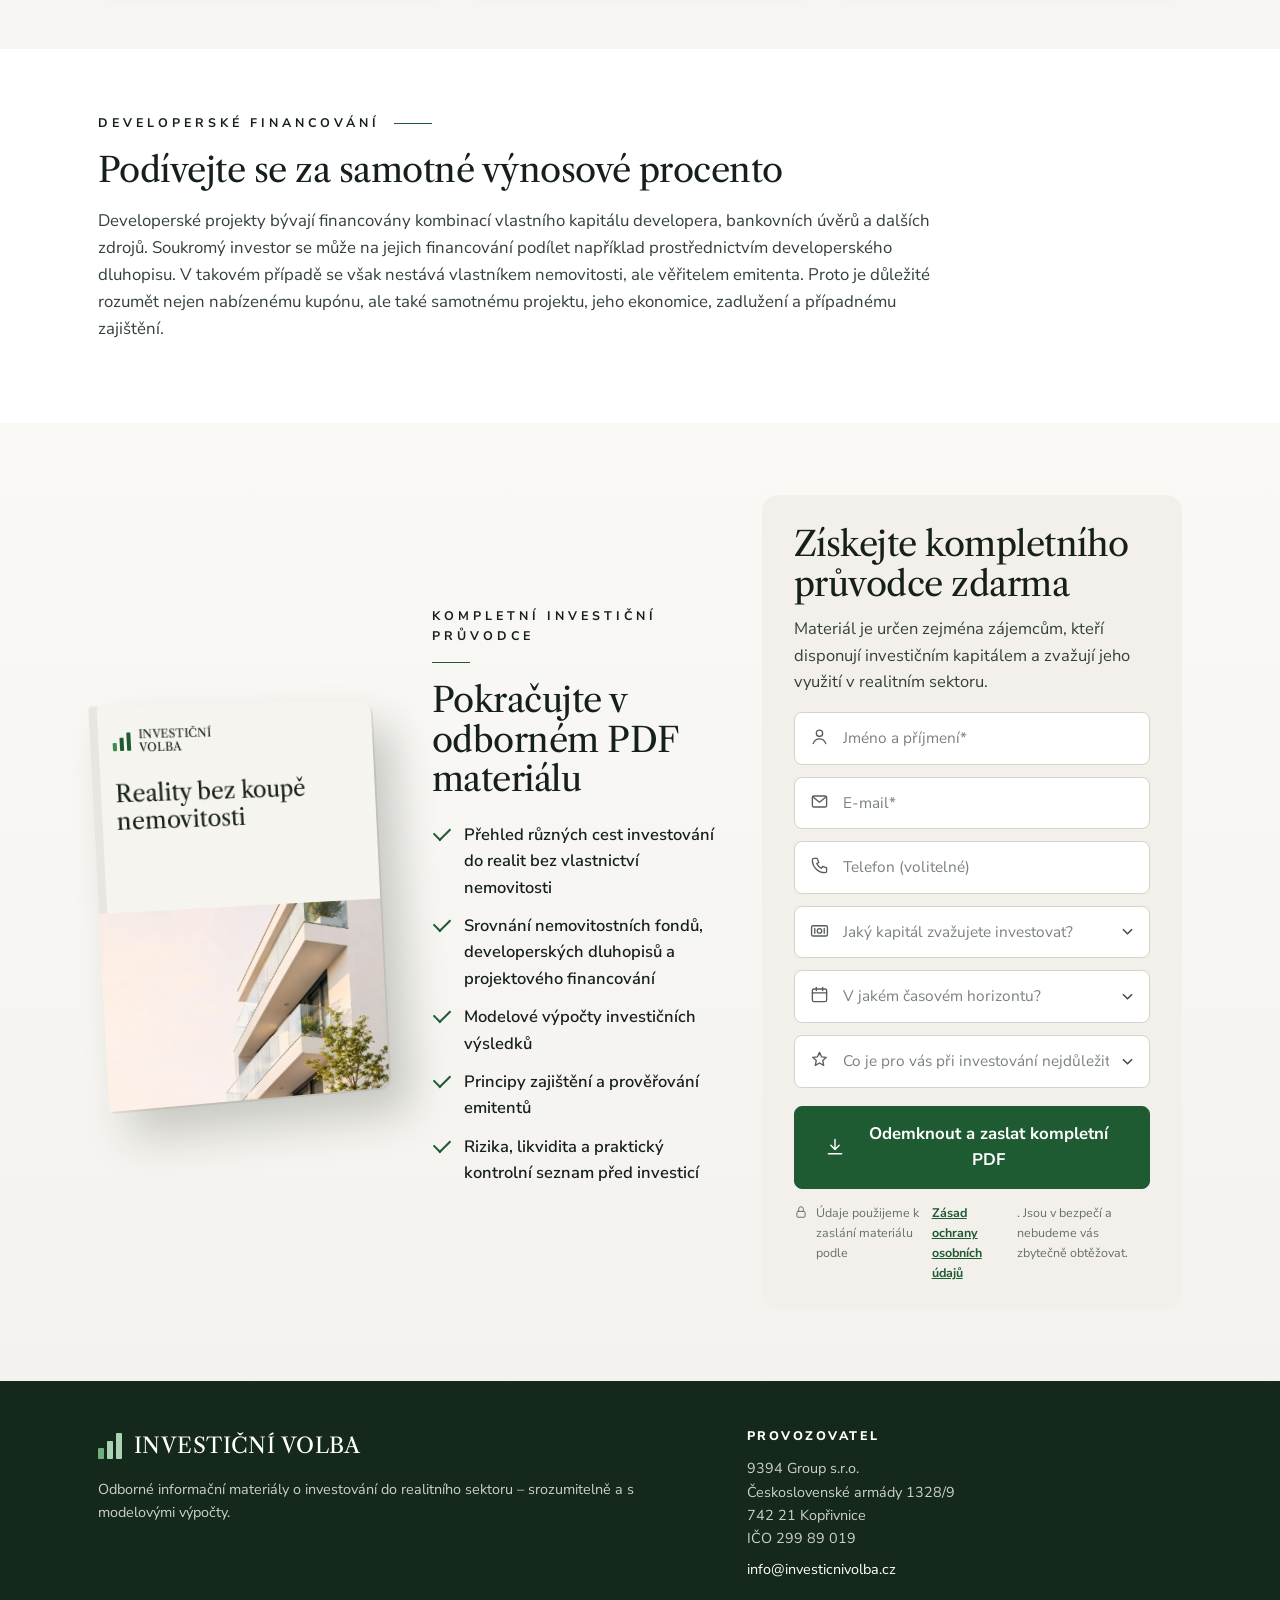
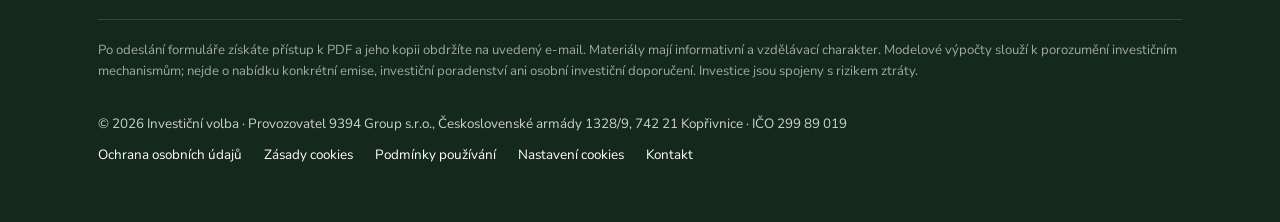
<file: reality/index.html>
<!doctype html>
<html lang="cs">
<head>
  <meta charset="utf-8">
  <meta name="viewport" content="width=device-width, initial-scale=1">
  <title>Reality bez koupě nemovitosti | Investiční volba</title>
  <meta name="description" content="Možnosti, jak investovat kapitál do realitního sektoru a developerských projektů bez nutnosti vlastnit a spravovat vlastní byt. Kompletní PDF průvodce zdarma.">
  <link rel="preconnect" href="https://fonts.googleapis.com">
  <link rel="preconnect" href="https://fonts.gstatic.com" crossorigin>
  <link href="https://fonts.googleapis.com/css2?family=Libre+Caslon+Text:wght@400;700&family=Nunito+Sans:opsz,wght@6..12,400;6..12,600;6..12,700;6..12,800&display=swap" rel="stylesheet">
  <link rel="stylesheet" href="../styles.css?v=7">
  <link rel="stylesheet" href="../pravni.css?v=1">
  <script src="../crm.js?v=2" defer></script>
  <script src="../cookies.js?v=4" defer></script>
  <script src="../legal-modal.js?v=1" defer></script>
</head>
<body>
  <header class="topbar">
    <div class="wrap">
      <span class="logo"><span class="logo__mark"><i></i><i></i><i></i></span>INVESTIČNÍ VOLBA</span>
      <a href="#pruvodce" class="btn btn--outline">Získat průvodce</a>
    </div>
  </header>

  <main>
    <section class="hero">
      <div class="hero__img" style="background-image:url(../assets/hero-5a.jpg)" role="img" aria-label="Moderní bytový dům"></div>
      <div class="wrap">
        <div class="hero__text">
          <p class="eyebrow">Realitní investice</p>
          <h1>Investování do realit nemusí začínat koupí nemovitosti.</h1>
          <p class="sub">Možnosti, jak investovat kapitál do realitního sektoru a developerských projektů bez nutnosti vlastnit a spravovat vlastní byt.</p>
          <p class="hide-mobile">Nemovitosti jsou pro řadu investorů přirozenou součástí úvah o zhodnocování kapitálu. Přímý nákup bytu však není jedinou cestou. Poznejte alternativní způsoby realitního investování, jejich výhody, omezení a rizika.</p>
          <a href="#moznosti" class="btn">Prozkoumat investiční možnosti</a>
        </div>
      </div>
    </section>

    <section class="strip hide-mobile" aria-label="Co najdete v průvodci">
      <div class="wrap">
        <div class="strip__item">
          <svg class="icon" viewBox="0 0 32 32"><path d="M4 26V18h5v8M13.5 26V12h5v14M23 26V6h5v20M2 28h28"/></svg>
          <div><strong>Pět investičních cest</strong><span>od fondů po dluhopisy</span></div>
        </div>
        <div class="strip__item">
          <svg class="icon" viewBox="0 0 32 32"><path d="M16 3l11 4v8c0 7-4.7 12-11 14C9.7 27 5 22 5 15V7l11-4z"/><path d="M11 16l3.5 3.5L21 13"/></svg>
          <div><strong>Rizika a zajištění</strong><span>jak prověřit emitenta</span></div>
        </div>
        <div class="strip__item">
          <svg class="icon" viewBox="0 0 32 32"><rect x="6" y="3" width="20" height="26" rx="2"/><path d="M10 8h12M10 14h3M15 14h2M19 14h3M10 19h3M15 19h2M19 19h3M10 24h3M15 24h7"/></svg>
          <div><strong>Modelové výpočty</strong><span>výsledky na číslech</span></div>
        </div>
        <div class="strip__item">
          <svg class="icon" viewBox="0 0 32 32"><path d="M11 6h15M11 16h15M11 26h15"/><path d="M3.5 6l1.8 1.8L8.5 4.5M3.5 16l1.8 1.8 3.2-3.3M3.5 26l1.8 1.8 3.2-3.3"/></svg>
          <div><strong>Kontrolní seznam</strong><span>před každou investicí</span></div>
        </div>
      </div>
    </section>

    <section class="section" id="moznosti">
      <div class="wrap">
        <p class="eyebrow">Alternativa k vlastnímu bytu</p>
        <h2>Když vás zajímají reality, ale nechcete být pronajímatelem</h2>
        <p class="lead-text">Pořízení investičního bytu znamená vysokou počáteční investici, výběr vhodné nemovitosti, případné financování, hledání nájemníků a průběžnou správu. Ne každý investor však chce spojovat zhodnocování svého kapitálu s přímým vlastnictvím nemovitosti. Realitní sektor nabízí také jiné možnosti – například nemovitostní fondy, developerské dluhopisy nebo vybrané formy projektového financování.</p>
      </div>
    </section>

    <section class="section section--cream">
      <div class="wrap">
        <p class="eyebrow">Než se rozhodnete</p>
        <h2>Tři otázky, které by si měl investor položit</h2>
        <div class="cards cards--3">
          <article class="card">
            <span class="num">1</span>
            <h3>Do čeho skutečně investuji?</h3>
            <p>Získávám podíl na portfoliu nemovitostí, nebo poskytuji kapitál konkrétní společnosti? Rozdíl mezi vlastnictvím aktiva a pohledávkou vůči emitentovi je zásadní.</p>
          </article>
          <article class="card">
            <span class="num">2</span>
            <h3>Odkud vzniká investiční výnos?</h3>
            <p>Z příjmů pronajímaných nemovitostí, změny jejich hodnoty, nebo z úrokových plateb financovaného projektu? Každý mechanismus má jinou ekonomickou logiku.</p>
          </article>
          <article class="card">
            <span class="num">3</span>
            <h3>Jaká jsou rizika a kdy získám kapitál zpět?</h3>
            <p>Likvidita, zajištění, schopnost splácení a ekonomika projektu rozhodují o tom, zda investice odpovídá vašim očekáváním.</p>
          </article>
        </div>
      </div>
    </section>

    <section class="section hide-mobile">
      <div class="wrap">
        <p class="eyebrow">Developerské financování</p>
        <h2>Podívejte se za samotné výnosové procento</h2>
        <p class="lead-text">Developerské projekty bývají financovány kombinací vlastního kapitálu developera, bankovních úvěrů a dalších zdrojů. Soukromý investor se může na jejich financování podílet například prostřednictvím developerského dluhopisu. V takovém případě se však nestává vlastníkem nemovitosti, ale věřitelem emitenta. Proto je důležité rozumět nejen nabízenému kupónu, ale také samotnému projektu, jeho ekonomice, zadlužení a případnému zajištění.</p>
      </div>
    </section>

    <section class="guide" id="pruvodce">
      <div class="wrap">
        <div class="book" aria-hidden="true">
          <div class="book__cover">
            <span class="book__brand"><span class="logo__mark"><i></i><i></i><i></i></span>Investiční<br>volba</span>
            <span class="book__title">Reality bez koupě nemovitosti</span>
            <span class="book__img" style="background-image:url(../assets/obalka.jpg)"></span>
          </div>
        </div>

        <div>
          <p class="eyebrow eyebrow--under">Kompletní investiční průvodce</p>
          <h2>Pokračujte v odborném PDF materiálu</h2>
          <ul class="checks">
            <li>Přehled různých cest investování do realit bez vlastnictví nemovitosti</li>
            <li>Srovnání nemovitostních fondů, developerských dluhopisů a projektového financování</li>
            <li>Modelové výpočty investičních výsledků</li>
            <li>Principy zajištění a prověřování emitentů</li>
            <li>Rizika, likvidita a praktický kontrolní seznam před investicí</li>
          </ul>
        </div>

        <div class="form-card">
          <form id="leadForm" novalidate data-formular="Investiční volba 5A – Reality bez koupě nemovitosti" data-pdf="../assets/Investicni_volba_5A_Reality_bez_koupe_nemovitosti.pdf?v=3">
            <h2>Získejte kompletního průvodce zdarma</h2>
            <p>Materiál je určen zejména zájemcům, kteří disponují investičním kapitálem a zvažují jeho využití v realitním sektoru.</p>

            <div class="field">
              <svg class="icon" viewBox="0 0 24 24"><circle cx="12" cy="8" r="4"/><path d="M4 21c1.5-4 4.5-6 8-6s6.5 2 8 6"/></svg>
              <input name="name" type="text" placeholder="Jméno a příjmení*" autocomplete="name" aria-label="Jméno a příjmení" required>
              <small class="err">Vyplňte prosím jméno a příjmení.</small>
            </div>
            <div class="field">
              <svg class="icon" viewBox="0 0 24 24"><rect x="3" y="5" width="18" height="14" rx="2"/><path d="M3.5 6l8.5 7 8.5-7"/></svg>
              <input name="email" type="email" placeholder="E-mail*" autocomplete="email" aria-label="E-mail" required>
              <small class="err">Zadejte platný e-mail, pošleme vám na něj kopii PDF.</small>
            </div>
            <div class="field">
              <svg class="icon" viewBox="0 0 24 24"><path d="M5 3h4l2 5-2.5 1.5a11 11 0 006 6L16 13l5 2v4a2 2 0 01-2 2A16 16 0 013 5a2 2 0 012-2z"/></svg>
              <input name="phone" type="tel" placeholder="Telefon (volitelné)" autocomplete="tel" aria-label="Telefon">
              <small class="err">Zkontrolujte prosím telefonní číslo.</small>
            </div>
            <div class="field">
              <svg class="icon" viewBox="0 0 24 24"><rect x="2" y="6" width="20" height="13" rx="2"/><circle cx="12" cy="12.5" r="2.8"/><path d="M6 9.5v6M18 9.5v6"/></svg>
              <select name="kapital" aria-label="Jaký kapitál zvažujete investovat?" required>
                <option value="" selected disabled>Jaký kapitál zvažujete investovat?</option>
                <option>Do 100 000 Kč</option>
                <option>100 000 – 500 000 Kč</option>
                <option>500 000 – 1 000 000 Kč</option>
                <option>1 – 3 mil. Kč</option>
                <option>3 – 10 mil. Kč</option>
                <option>Nad 10 mil. Kč</option>
              </select>
            </div>
            <div class="field">
              <svg class="icon" viewBox="0 0 24 24"><rect x="3" y="5" width="18" height="16" rx="2"/><path d="M3 10h18M8 3v4M16 3v4"/></svg>
              <select name="horizont" aria-label="V jakém časovém horizontu?" required>
                <option value="" selected disabled>V jakém časovém horizontu?</option>
                <option>Do 1 měsíce</option>
                <option>1 – 3 měsíce</option>
                <option>3 – 6 měsíců</option>
                <option>6 a více měsíců</option>
              </select>
            </div>
            <div class="field">
              <svg class="icon" viewBox="0 0 24 24"><path d="M12 3l2.6 5.6 6 .7-4.5 4.1 1.2 6L12 16.4 6.7 19.4l1.2-6L3.4 9.3l6-.7L12 3z"/></svg>
              <select name="priorita" aria-label="Co je pro vás při investování nejdůležitější?" required>
                <option value="" selected disabled>Co je pro vás při investování nejdůležitější?</option>
                <option>Pravidelný příjem</option>
                <option>Růst hodnoty investice</option>
                <option>Zajištění a nižší riziko</option>
                <option>Dostupnost peněz (likvidita)</option>
                <option>Zatím nevím</option>
              </select>
            </div>

            <button type="submit" class="btn btn--full">
              <svg class="icon" viewBox="0 0 24 24"><path d="M12 3v12M7 10l5 5 5-5M4 20h16"/></svg>
              Odemknout a zaslat kompletní PDF
            </button>
            <p class="secure"><svg class="icon" viewBox="0 0 24 24"><rect x="5" y="11" width="14" height="10" rx="2"/><path d="M8 11V7a4 4 0 018 0v4"/></svg>Údaje použijeme k zaslání materiálu podle <a href="zasady-ochrany-osobnich-udaju.html">Zásad ochrany osobních údajů</a>. Jsou v bezpečí a nebudeme vás zbytečně obtěžovat.</p>
          </form>

          <div class="thanks" id="thanks" hidden>
            <h2>Děkujeme!</h2>
            <p>Kompletní průvodce je připravený ke stažení.</p>
            <a class="btn" href="#" download>
              <svg class="icon" viewBox="0 0 24 24"><path d="M12 3v12M7 10l5 5 5-5M4 20h16"/></svg>
              Stáhnout PDF
            </a>
          </div>
        </div>
      </div>
    </section>
  </main>

  <footer class="site-foot">
  <div class="wrap">
    <div class="foot-grid foot-grid--lp">
      <div>
        <span class="logo"><span class="logo__mark"><i></i><i></i><i></i></span>INVESTIČNÍ VOLBA</span>
        <p>Odborné informační materiály o investování do realitního sektoru – srozumitelně a s modelovými výpočty.</p>
      </div>
      <div>
        <h3>Provozovatel</h3>
        <p>9394 Group s.r.o.<br>Československé armády 1328/9<br>742 21 Kopřivnice<br>IČO 299 89 019</p>
        <p><a href="mailto:info@investicnivolba.cz">info@investicnivolba.cz</a></p>
      </div>
    </div>
    <p class="foot-note">Po odeslání formuláře získáte přístup k PDF a jeho kopii obdržíte na uvedený e-mail. Materiály mají informativní a vzdělávací charakter. Modelové výpočty slouží k porozumění investičním mechanismům; nejde o nabídku konkrétní emise, investiční poradenství ani osobní investiční doporučení. Investice jsou spojeny s rizikem ztráty.</p>
    <div class="foot-bottom">
      <span>© 2026 Investiční volba · Provozovatel 9394 Group s.r.o., Československé armády 1328/9, 742 21 Kopřivnice · IČO 299 89 019</span>
      <nav aria-label="Právní informace">
        <a href="zasady-ochrany-osobnich-udaju.html">Ochrana osobních údajů</a>
        <a href="zasady-cookies.html">Zásady cookies</a>
        <a href="podminky-pouzivani.html">Podmínky používání</a>
        <button type="button" data-open-cookies>Nastavení cookies</button>
        <a href="mailto:info@investicnivolba.cz">Kontakt</a>
      </nav>
    </div>
  </div>
</footer>

  <script src="../script.js?v=3"></script>
</body>
</html>
</file>
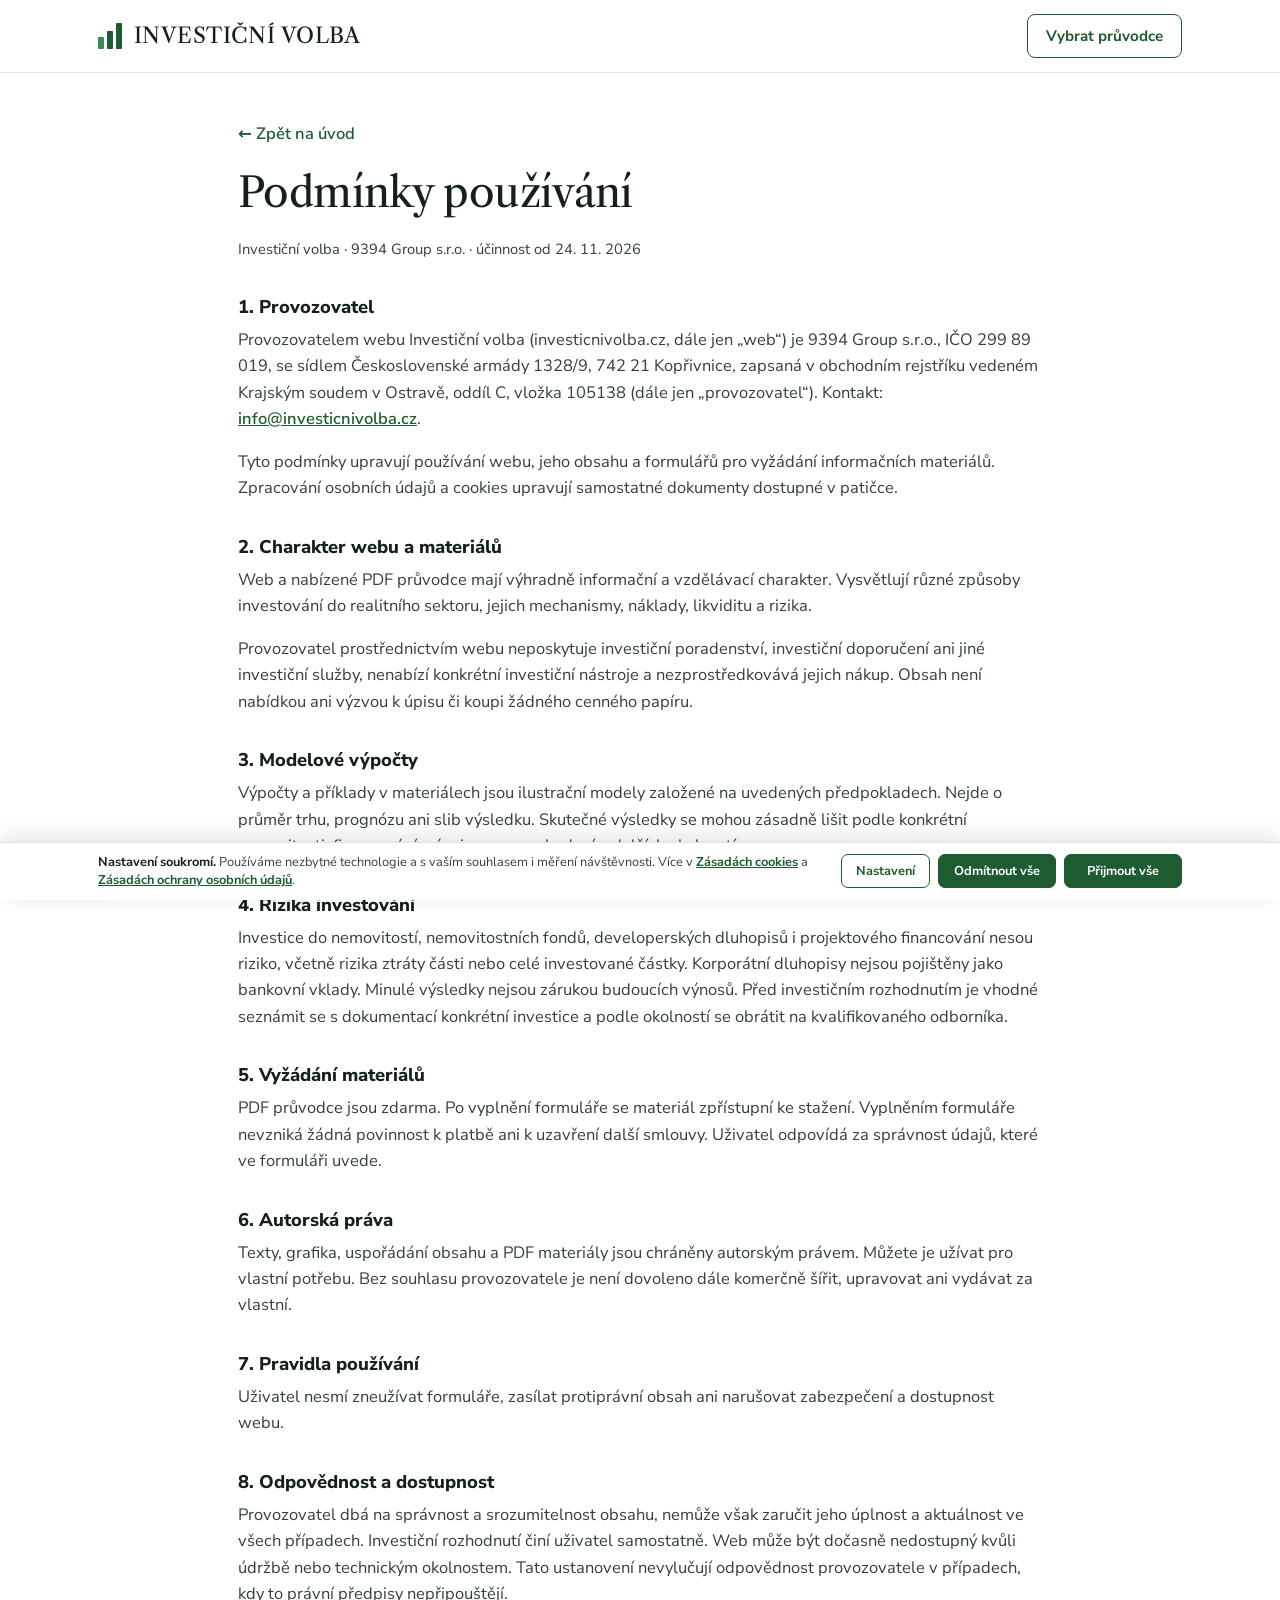
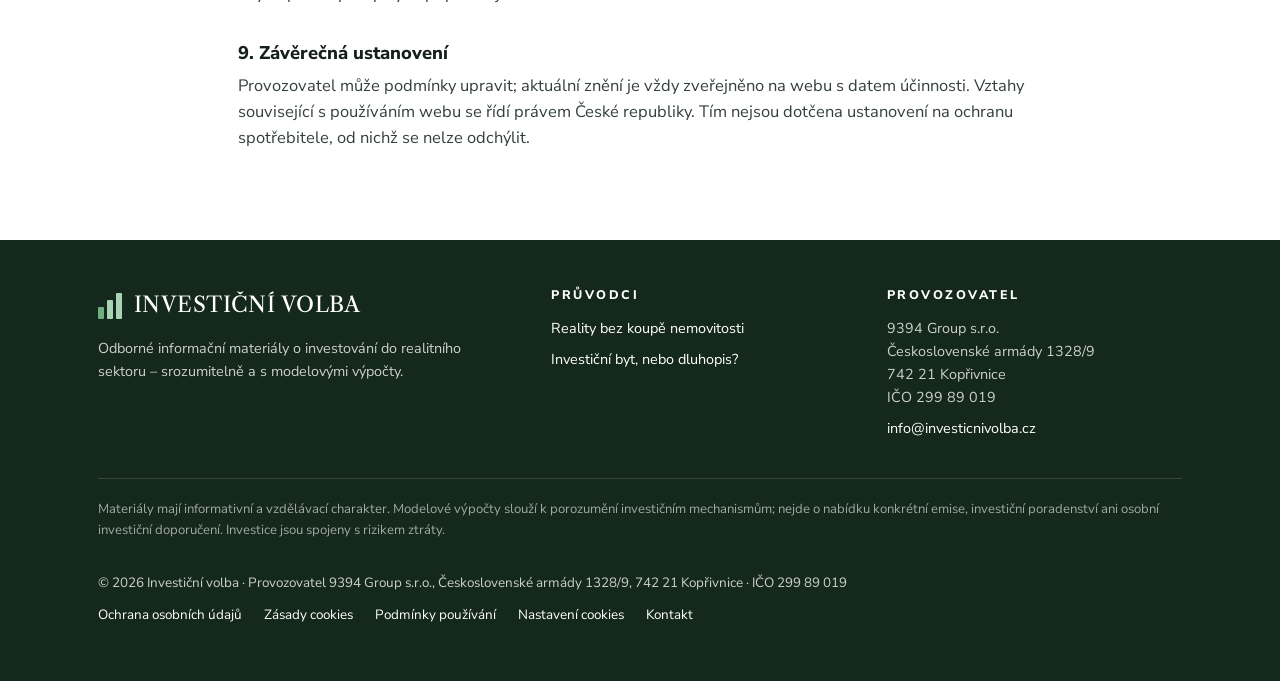
<file: podminky-pouzivani.html>
<!doctype html>
<html lang="cs">
<head>
<meta charset="utf-8">
<meta name="viewport" content="width=device-width, initial-scale=1">
<title>Podmínky používání | Investiční volba</title>
<link href="https://fonts.googleapis.com/css2?family=Libre+Caslon+Text:wght@400;700&family=Nunito+Sans:opsz,wght@6..12,400;6..12,600;6..12,700;6..12,800&display=swap" rel="stylesheet">
<link rel="stylesheet" href="styles.css?v=7">
<link rel="stylesheet" href="pravni.css?v=1">
<script src="crm.js?v=2" defer></script>
<script src="cookies.js?v=4" defer></script>
</head>
<body>
<header class="topbar">
  <div class="wrap">
    <a href="./" class="logo"><span class="logo__mark"><i></i><i></i><i></i></span>INVESTIČNÍ VOLBA</a>
    <a href="./#pruvodci" class="btn btn--outline">Vybrat průvodce</a>
  </div>
</header>
<main class="legal">
  <div class="wrap">
    <a class="legal__back" href="./">← Zpět na úvod</a>
    <h1>Podmínky používání</h1>
    <p class="legal__meta">Investiční volba · 9394 Group s.r.o. · účinnost od 24. 11. 2026</p>

<h2>1. Provozovatel</h2>
<p>Provozovatelem webu Investiční volba (investicnivolba.cz, dále jen „web“) je 9394 Group s.r.o., IČO 299 89 019, se sídlem Československé armády 1328/9, 742 21 Kopřivnice, zapsaná v obchodním rejstříku vedeném Krajským soudem v Ostravě, oddíl C, vložka 105138 (dále jen „provozovatel“). Kontakt: <a href="mailto:info@investicnivolba.cz">info@investicnivolba.cz</a>.</p>
<p>Tyto podmínky upravují používání webu, jeho obsahu a formulářů pro vyžádání informačních materiálů. Zpracování osobních údajů a cookies upravují samostatné dokumenty dostupné v patičce.</p>

<h2>2. Charakter webu a materiálů</h2>
<p>Web a nabízené PDF průvodce mají výhradně informační a vzdělávací charakter. Vysvětlují různé způsoby investování do realitního sektoru, jejich mechanismy, náklady, likviditu a rizika.</p>
<p>Provozovatel prostřednictvím webu neposkytuje investiční poradenství, investiční doporučení ani jiné investiční služby, nenabízí konkrétní investiční nástroje a nezprostředkovává jejich nákup. Obsah není nabídkou ani výzvou k úpisu či koupi žádného cenného papíru.</p>

<h2>3. Modelové výpočty</h2>
<p>Výpočty a příklady v materiálech jsou ilustrační modely založené na uvedených předpokladech. Nejde o průměr trhu, prognózu ani slib výsledku. Skutečné výsledky se mohou zásadně lišit podle konkrétní nemovitosti, financování, vývoje cen, sazeb, daní a dalších okolností.</p>

<h2>4. Rizika investování</h2>
<p>Investice do nemovitostí, nemovitostních fondů, developerských dluhopisů i projektového financování nesou riziko, včetně rizika ztráty části nebo celé investované částky. Korporátní dluhopisy nejsou pojištěny jako bankovní vklady. Minulé výsledky nejsou zárukou budoucích výnosů. Před investičním rozhodnutím je vhodné seznámit se s dokumentací konkrétní investice a podle okolností se obrátit na kvalifikovaného odborníka.</p>

<h2>5. Vyžádání materiálů</h2>
<p>PDF průvodce jsou zdarma. Po vyplnění formuláře se materiál zpřístupní ke stažení. Vyplněním formuláře nevzniká žádná povinnost k platbě ani k uzavření další smlouvy. Uživatel odpovídá za správnost údajů, které ve formuláři uvede.</p>

<h2>6. Autorská práva</h2>
<p>Texty, grafika, uspořádání obsahu a PDF materiály jsou chráněny autorským právem. Můžete je užívat pro vlastní potřebu. Bez souhlasu provozovatele je není dovoleno dále komerčně šířit, upravovat ani vydávat za vlastní.</p>

<h2>7. Pravidla používání</h2>
<p>Uživatel nesmí zneužívat formuláře, zasílat protiprávní obsah ani narušovat zabezpečení a dostupnost webu.</p>

<h2>8. Odpovědnost a dostupnost</h2>
<p>Provozovatel dbá na správnost a srozumitelnost obsahu, nemůže však zaručit jeho úplnost a aktuálnost ve všech případech. Investiční rozhodnutí činí uživatel samostatně. Web může být dočasně nedostupný kvůli údržbě nebo technickým okolnostem. Tato ustanovení nevylučují odpovědnost provozovatele v případech, kdy to právní předpisy nepřipouštějí.</p>

<h2>9. Závěrečná ustanovení</h2>
<p>Provozovatel může podmínky upravit; aktuální znění je vždy zveřejněno na webu s datem účinnosti. Vztahy související s používáním webu se řídí právem České republiky. Tím nejsou dotčena ustanovení na ochranu spotřebitele, od nichž se nelze odchýlit.</p>

  </div>
</main>
<footer class="site-foot">
  <div class="wrap">
    <div class="foot-grid">
      <div>
        <a href="./" class="logo"><span class="logo__mark"><i></i><i></i><i></i></span>INVESTIČNÍ VOLBA</a>
        <p>Odborné informační materiály o investování do realitního sektoru – srozumitelně a s modelovými výpočty.</p>
      </div>
      <div>
        <h3>Průvodci</h3>
        <ul>
          <li><a href="reality/">Reality bez koupě nemovitosti</a></li>
          <li><a href="dluhopis/">Investiční byt, nebo dluhopis?</a></li>
        </ul>
      </div>
      <div>
        <h3>Provozovatel</h3>
        <p>9394 Group s.r.o.<br>Československé armády 1328/9<br>742 21 Kopřivnice<br>IČO 299 89 019</p>
        <p><a href="mailto:info@investicnivolba.cz">info@investicnivolba.cz</a></p>
      </div>
    </div>
    <p class="foot-note">Materiály mají informativní a vzdělávací charakter. Modelové výpočty slouží k porozumění investičním mechanismům; nejde o nabídku konkrétní emise, investiční poradenství ani osobní investiční doporučení. Investice jsou spojeny s rizikem ztráty.</p>
    <div class="foot-bottom">
      <span>© 2026 Investiční volba · Provozovatel 9394 Group s.r.o., Československé armády 1328/9, 742 21 Kopřivnice · IČO 299 89 019</span>
      <nav aria-label="Právní informace">
        <a href="zasady-ochrany-osobnich-udaju.html">Ochrana osobních údajů</a>
        <a href="zasady-cookies.html">Zásady cookies</a>
        <a href="podminky-pouzivani.html">Podmínky používání</a>
        <button type="button" data-open-cookies>Nastavení cookies</button>
        <a href="mailto:info@investicnivolba.cz">Kontakt</a>
      </nav>
    </div>
  </div>
</footer>
</body>
</html>
</file>
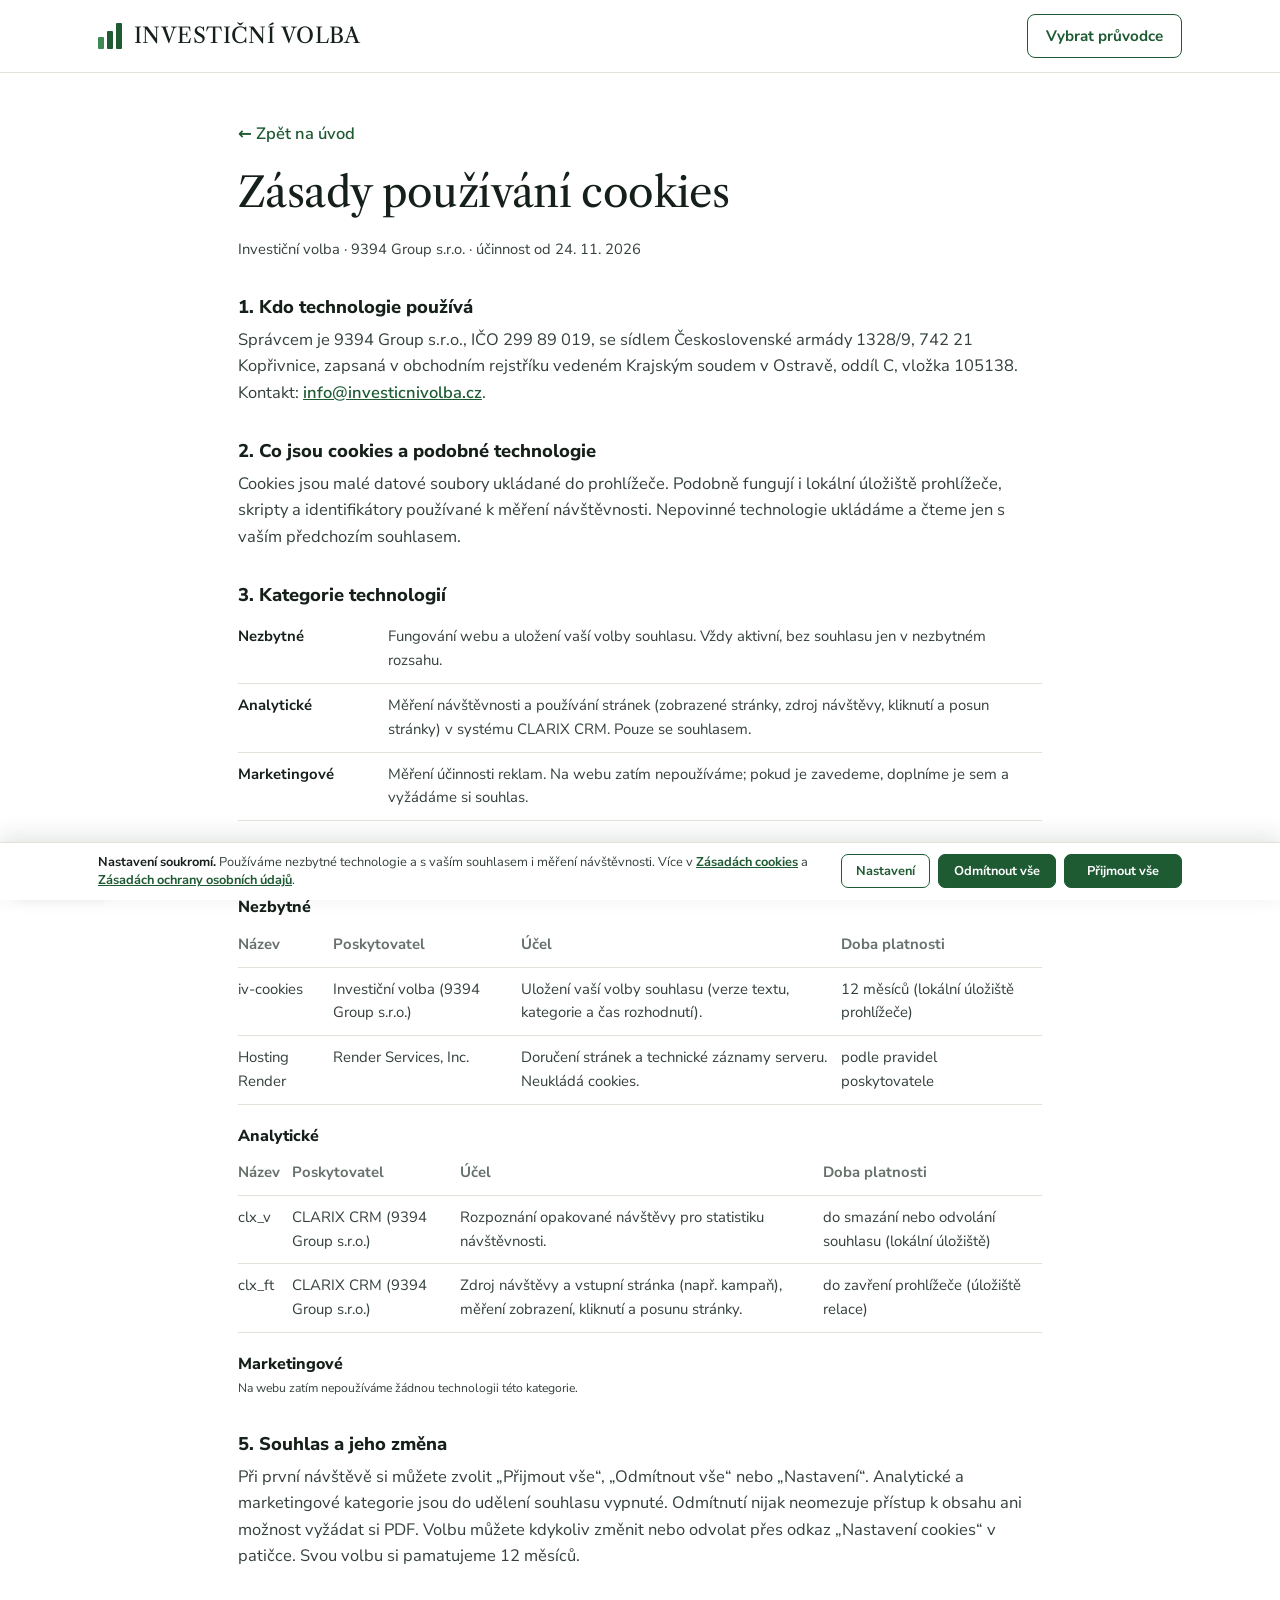
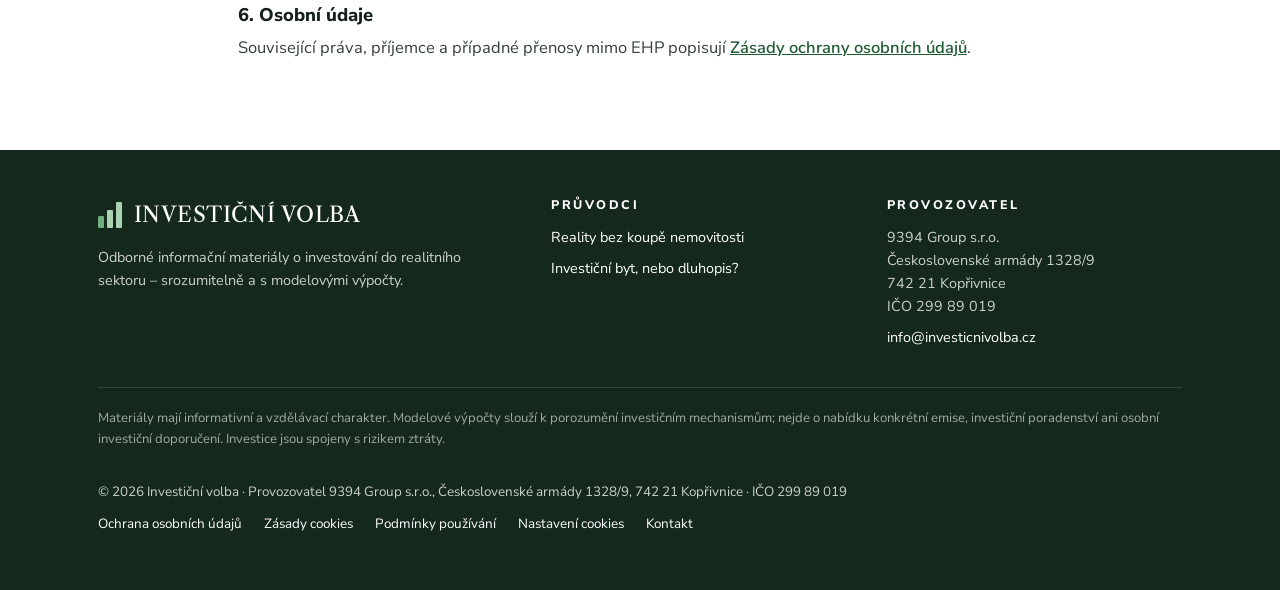
<file: zasady-cookies.html>
<!doctype html>
<html lang="cs">
<head>
<meta charset="utf-8">
<meta name="viewport" content="width=device-width, initial-scale=1">
<title>Zásady používání cookies | Investiční volba</title>
<link href="https://fonts.googleapis.com/css2?family=Libre+Caslon+Text:wght@400;700&family=Nunito+Sans:opsz,wght@6..12,400;6..12,600;6..12,700;6..12,800&display=swap" rel="stylesheet">
<link rel="stylesheet" href="styles.css?v=7">
<link rel="stylesheet" href="pravni.css?v=1">
<script src="crm.js?v=2" defer></script>
<script src="cookies.js?v=4" defer></script>
</head>
<body>
<header class="topbar">
  <div class="wrap">
    <a href="./" class="logo"><span class="logo__mark"><i></i><i></i><i></i></span>INVESTIČNÍ VOLBA</a>
    <a href="./#pruvodci" class="btn btn--outline">Vybrat průvodce</a>
  </div>
</header>
<main class="legal">
  <div class="wrap">
    <a class="legal__back" href="./">← Zpět na úvod</a>
    <h1>Zásady používání cookies</h1>
    <p class="legal__meta">Investiční volba · 9394 Group s.r.o. · účinnost od 24. 11. 2026</p>

<h2>1. Kdo technologie používá</h2>
<p>Správcem je 9394 Group s.r.o., IČO 299 89 019, se sídlem Československé armády 1328/9, 742 21 Kopřivnice, zapsaná v obchodním rejstříku vedeném Krajským soudem v Ostravě, oddíl C, vložka 105138. Kontakt: <a href="mailto:info@investicnivolba.cz">info@investicnivolba.cz</a>.</p>

<h2>2. Co jsou cookies a podobné technologie</h2>
<p>Cookies jsou malé datové soubory ukládané do prohlížeče. Podobně fungují i lokální úložiště prohlížeče, skripty a identifikátory používané k měření návštěvnosti. Nepovinné technologie ukládáme a čteme jen s vaším předchozím souhlasem.</p>

<h2>3. Kategorie technologií</h2>
<table class="legal__table">
<tr><th>Nezbytné</th><td>Fungování webu a uložení vaší volby souhlasu. Vždy aktivní, bez souhlasu jen v nezbytném rozsahu.</td></tr>
<tr><th>Analytické</th><td>Měření návštěvnosti a používání stránek (zobrazené stránky, zdroj návštěvy, kliknutí a posun stránky) v systému CLARIX CRM. Pouze se souhlasem.</td></tr>
<tr><th>Marketingové</th><td>Měření účinnosti reklam. Na webu zatím nepoužíváme; pokud je zavedeme, doplníme je sem a vyžádáme si souhlas.</td></tr>
</table>

<h2>4. Přesný seznam technologií</h2>
<div data-ck-inventory></div>

<h2>5. Souhlas a jeho změna</h2>
<p>Při první návštěvě si můžete zvolit „Přijmout vše“, „Odmítnout vše“ nebo „Nastavení“. Analytické a marketingové kategorie jsou do udělení souhlasu vypnuté. Odmítnutí nijak neomezuje přístup k obsahu ani možnost vyžádat si PDF. Volbu můžete kdykoliv změnit nebo odvolat přes odkaz „Nastavení cookies“ v patičce. Svou volbu si pamatujeme 12 měsíců.</p>

<h2>6. Osobní údaje</h2>
<p>Související práva, příjemce a případné přenosy mimo EHP popisují <a href="zasady-ochrany-osobnich-udaju.html">Zásady ochrany osobních údajů</a>.</p>

  </div>
</main>
<footer class="site-foot">
  <div class="wrap">
    <div class="foot-grid">
      <div>
        <a href="./" class="logo"><span class="logo__mark"><i></i><i></i><i></i></span>INVESTIČNÍ VOLBA</a>
        <p>Odborné informační materiály o investování do realitního sektoru – srozumitelně a s modelovými výpočty.</p>
      </div>
      <div>
        <h3>Průvodci</h3>
        <ul>
          <li><a href="reality/">Reality bez koupě nemovitosti</a></li>
          <li><a href="dluhopis/">Investiční byt, nebo dluhopis?</a></li>
        </ul>
      </div>
      <div>
        <h3>Provozovatel</h3>
        <p>9394 Group s.r.o.<br>Československé armády 1328/9<br>742 21 Kopřivnice<br>IČO 299 89 019</p>
        <p><a href="mailto:info@investicnivolba.cz">info@investicnivolba.cz</a></p>
      </div>
    </div>
    <p class="foot-note">Materiály mají informativní a vzdělávací charakter. Modelové výpočty slouží k porozumění investičním mechanismům; nejde o nabídku konkrétní emise, investiční poradenství ani osobní investiční doporučení. Investice jsou spojeny s rizikem ztráty.</p>
    <div class="foot-bottom">
      <span>© 2026 Investiční volba · Provozovatel 9394 Group s.r.o., Československé armády 1328/9, 742 21 Kopřivnice · IČO 299 89 019</span>
      <nav aria-label="Právní informace">
        <a href="zasady-ochrany-osobnich-udaju.html">Ochrana osobních údajů</a>
        <a href="zasady-cookies.html">Zásady cookies</a>
        <a href="podminky-pouzivani.html">Podmínky používání</a>
        <button type="button" data-open-cookies>Nastavení cookies</button>
        <a href="mailto:info@investicnivolba.cz">Kontakt</a>
      </nav>
    </div>
  </div>
</footer>
</body>
</html>
</file>
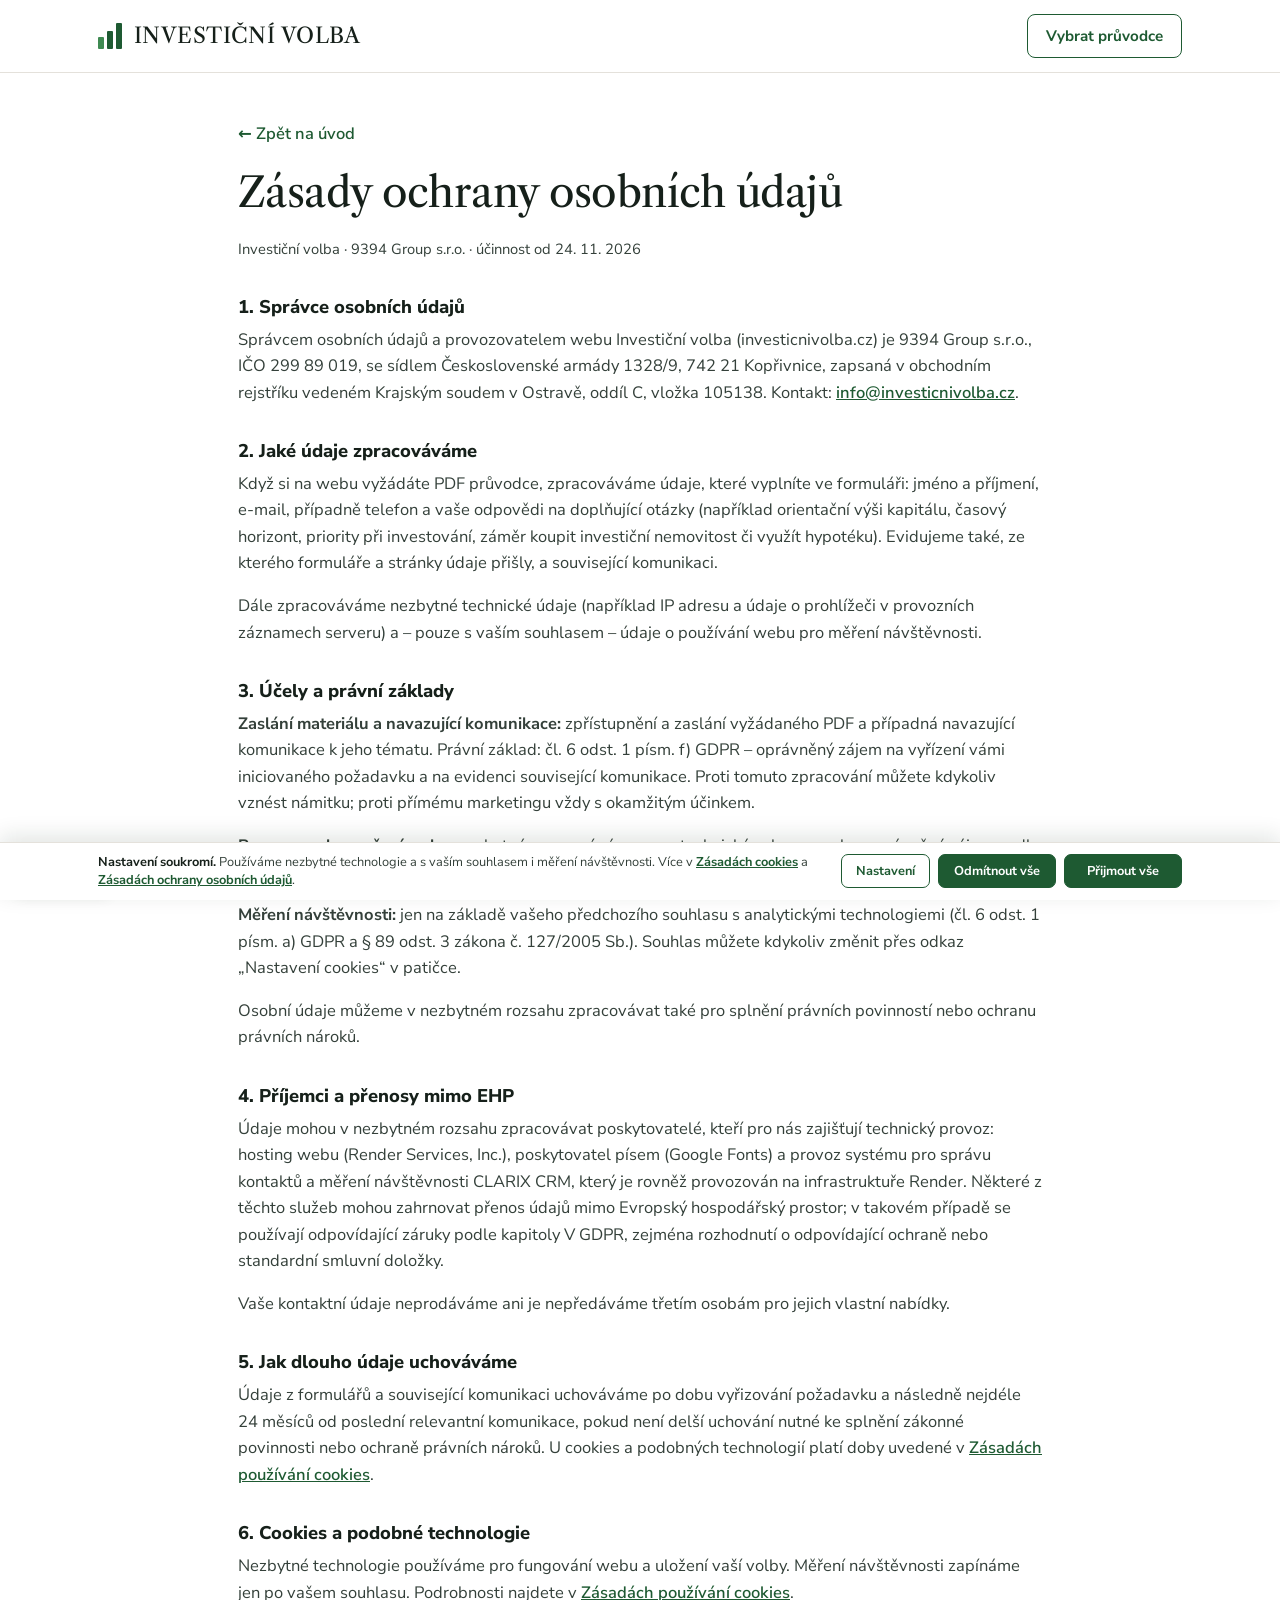
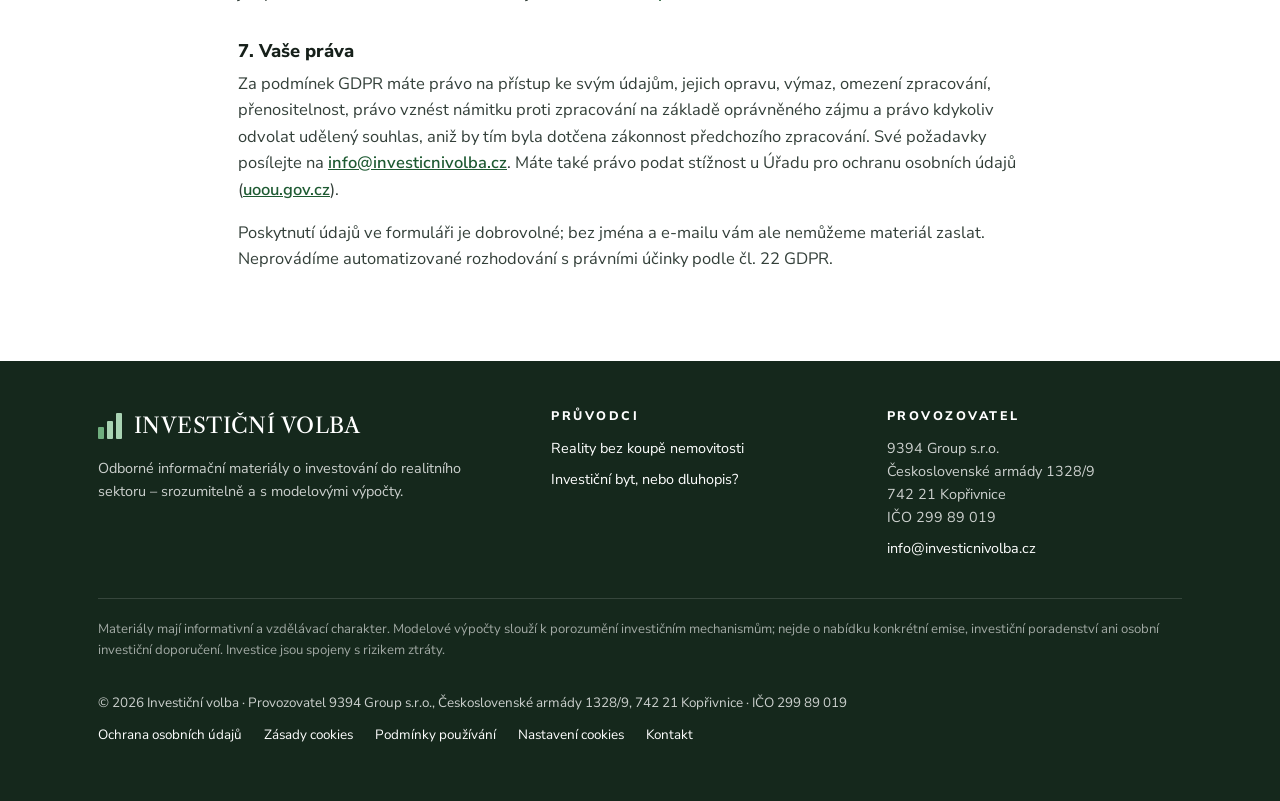
<file: zasady-ochrany-osobnich-udaju.html>
<!doctype html>
<html lang="cs">
<head>
<meta charset="utf-8">
<meta name="viewport" content="width=device-width, initial-scale=1">
<title>Zásady ochrany osobních údajů | Investiční volba</title>
<link href="https://fonts.googleapis.com/css2?family=Libre+Caslon+Text:wght@400;700&family=Nunito+Sans:opsz,wght@6..12,400;6..12,600;6..12,700;6..12,800&display=swap" rel="stylesheet">
<link rel="stylesheet" href="styles.css?v=7">
<link rel="stylesheet" href="pravni.css?v=1">
<script src="crm.js?v=2" defer></script>
<script src="cookies.js?v=4" defer></script>
</head>
<body>
<header class="topbar">
  <div class="wrap">
    <a href="./" class="logo"><span class="logo__mark"><i></i><i></i><i></i></span>INVESTIČNÍ VOLBA</a>
    <a href="./#pruvodci" class="btn btn--outline">Vybrat průvodce</a>
  </div>
</header>
<main class="legal">
  <div class="wrap">
    <a class="legal__back" href="./">← Zpět na úvod</a>
    <h1>Zásady ochrany osobních údajů</h1>
    <p class="legal__meta">Investiční volba · 9394 Group s.r.o. · účinnost od 24. 11. 2026</p>

<h2>1. Správce osobních údajů</h2>
<p>Správcem osobních údajů a provozovatelem webu Investiční volba (investicnivolba.cz) je 9394 Group s.r.o., IČO 299 89 019, se sídlem Československé armády 1328/9, 742 21 Kopřivnice, zapsaná v obchodním rejstříku vedeném Krajským soudem v Ostravě, oddíl C, vložka 105138. Kontakt: <a href="mailto:info@investicnivolba.cz">info@investicnivolba.cz</a>.</p>

<h2>2. Jaké údaje zpracováváme</h2>
<p>Když si na webu vyžádáte PDF průvodce, zpracováváme údaje, které vyplníte ve formuláři: jméno a příjmení, e-mail, případně telefon a vaše odpovědi na doplňující otázky (například orientační výši kapitálu, časový horizont, priority při investování, záměr koupit investiční nemovitost či využít hypotéku). Evidujeme také, ze kterého formuláře a stránky údaje přišly, a související komunikaci.</p>
<p>Dále zpracováváme nezbytné technické údaje (například IP adresu a údaje o prohlížeči v provozních záznamech serveru) a – pouze s vaším souhlasem – údaje o používání webu pro měření návštěvnosti.</p>

<h2>3. Účely a právní základy</h2>
<p><strong>Zaslání materiálu a navazující komunikace:</strong> zpřístupnění a zaslání vyžádaného PDF a případná navazující komunikace k jeho tématu. Právní základ: čl. 6 odst. 1 písm. f) GDPR – oprávněný zájem na vyřízení vámi iniciovaného požadavku a na evidenci související komunikace. Proti tomuto zpracování můžete kdykoliv vznést námitku; proti přímému marketingu vždy s okamžitým účinkem.</p>
<p><strong>Provoz a zabezpečení webu:</strong> nezbytné provozní záznamy a technická ochrana webu; oprávněný zájem podle čl. 6 odst. 1 písm. f) GDPR.</p>
<p><strong>Měření návštěvnosti:</strong> jen na základě vašeho předchozího souhlasu s analytickými technologiemi (čl. 6 odst. 1 písm. a) GDPR a § 89 odst. 3 zákona č. 127/2005 Sb.). Souhlas můžete kdykoliv změnit přes odkaz „Nastavení cookies“ v patičce.</p>
<p>Osobní údaje můžeme v nezbytném rozsahu zpracovávat také pro splnění právních povinností nebo ochranu právních nároků.</p>

<h2>4. Příjemci a přenosy mimo EHP</h2>
<p>Údaje mohou v nezbytném rozsahu zpracovávat poskytovatelé, kteří pro nás zajišťují technický provoz: hosting webu (Render Services, Inc.), poskytovatel písem (Google Fonts) a provoz systému pro správu kontaktů a měření návštěvnosti CLARIX CRM, který je rovněž provozován na infrastruktuře Render. Některé z těchto služeb mohou zahrnovat přenos údajů mimo Evropský hospodářský prostor; v takovém případě se používají odpovídající záruky podle kapitoly V GDPR, zejména rozhodnutí o odpovídající ochraně nebo standardní smluvní doložky.</p>
<p>Vaše kontaktní údaje neprodáváme ani je nepředáváme třetím osobám pro jejich vlastní nabídky.</p>

<h2>5. Jak dlouho údaje uchováváme</h2>
<p>Údaje z formulářů a související komunikaci uchováváme po dobu vyřizování požadavku a následně nejdéle 24 měsíců od poslední relevantní komunikace, pokud není delší uchování nutné ke splnění zákonné povinnosti nebo ochraně právních nároků. U cookies a podobných technologií platí doby uvedené v <a href="zasady-cookies.html">Zásadách používání cookies</a>.</p>

<h2>6. Cookies a podobné technologie</h2>
<p>Nezbytné technologie používáme pro fungování webu a uložení vaší volby. Měření návštěvnosti zapínáme jen po vašem souhlasu. Podrobnosti najdete v <a href="zasady-cookies.html">Zásadách používání cookies</a>.</p>

<h2>7. Vaše práva</h2>
<p>Za podmínek GDPR máte právo na přístup ke svým údajům, jejich opravu, výmaz, omezení zpracování, přenositelnost, právo vznést námitku proti zpracování na základě oprávněného zájmu a právo kdykoliv odvolat udělený souhlas, aniž by tím byla dotčena zákonnost předchozího zpracování. Své požadavky posílejte na <a href="mailto:info@investicnivolba.cz">info@investicnivolba.cz</a>. Máte také právo podat stížnost u Úřadu pro ochranu osobních údajů (<a href="https://uoou.gov.cz" rel="noopener">uoou.gov.cz</a>).</p>
<p>Poskytnutí údajů ve formuláři je dobrovolné; bez jména a e-mailu vám ale nemůžeme materiál zaslat. Neprovádíme automatizované rozhodování s právními účinky podle čl. 22 GDPR.</p>

  </div>
</main>
<footer class="site-foot">
  <div class="wrap">
    <div class="foot-grid">
      <div>
        <a href="./" class="logo"><span class="logo__mark"><i></i><i></i><i></i></span>INVESTIČNÍ VOLBA</a>
        <p>Odborné informační materiály o investování do realitního sektoru – srozumitelně a s modelovými výpočty.</p>
      </div>
      <div>
        <h3>Průvodci</h3>
        <ul>
          <li><a href="reality/">Reality bez koupě nemovitosti</a></li>
          <li><a href="dluhopis/">Investiční byt, nebo dluhopis?</a></li>
        </ul>
      </div>
      <div>
        <h3>Provozovatel</h3>
        <p>9394 Group s.r.o.<br>Československé armády 1328/9<br>742 21 Kopřivnice<br>IČO 299 89 019</p>
        <p><a href="mailto:info@investicnivolba.cz">info@investicnivolba.cz</a></p>
      </div>
    </div>
    <p class="foot-note">Materiály mají informativní a vzdělávací charakter. Modelové výpočty slouží k porozumění investičním mechanismům; nejde o nabídku konkrétní emise, investiční poradenství ani osobní investiční doporučení. Investice jsou spojeny s rizikem ztráty.</p>
    <div class="foot-bottom">
      <span>© 2026 Investiční volba · Provozovatel 9394 Group s.r.o., Československé armády 1328/9, 742 21 Kopřivnice · IČO 299 89 019</span>
      <nav aria-label="Právní informace">
        <a href="zasady-ochrany-osobnich-udaju.html">Ochrana osobních údajů</a>
        <a href="zasady-cookies.html">Zásady cookies</a>
        <a href="podminky-pouzivani.html">Podmínky používání</a>
        <button type="button" data-open-cookies>Nastavení cookies</button>
        <a href="mailto:info@investicnivolba.cz">Kontakt</a>
      </nav>
    </div>
  </div>
</footer>
</body>
</html>
</file>
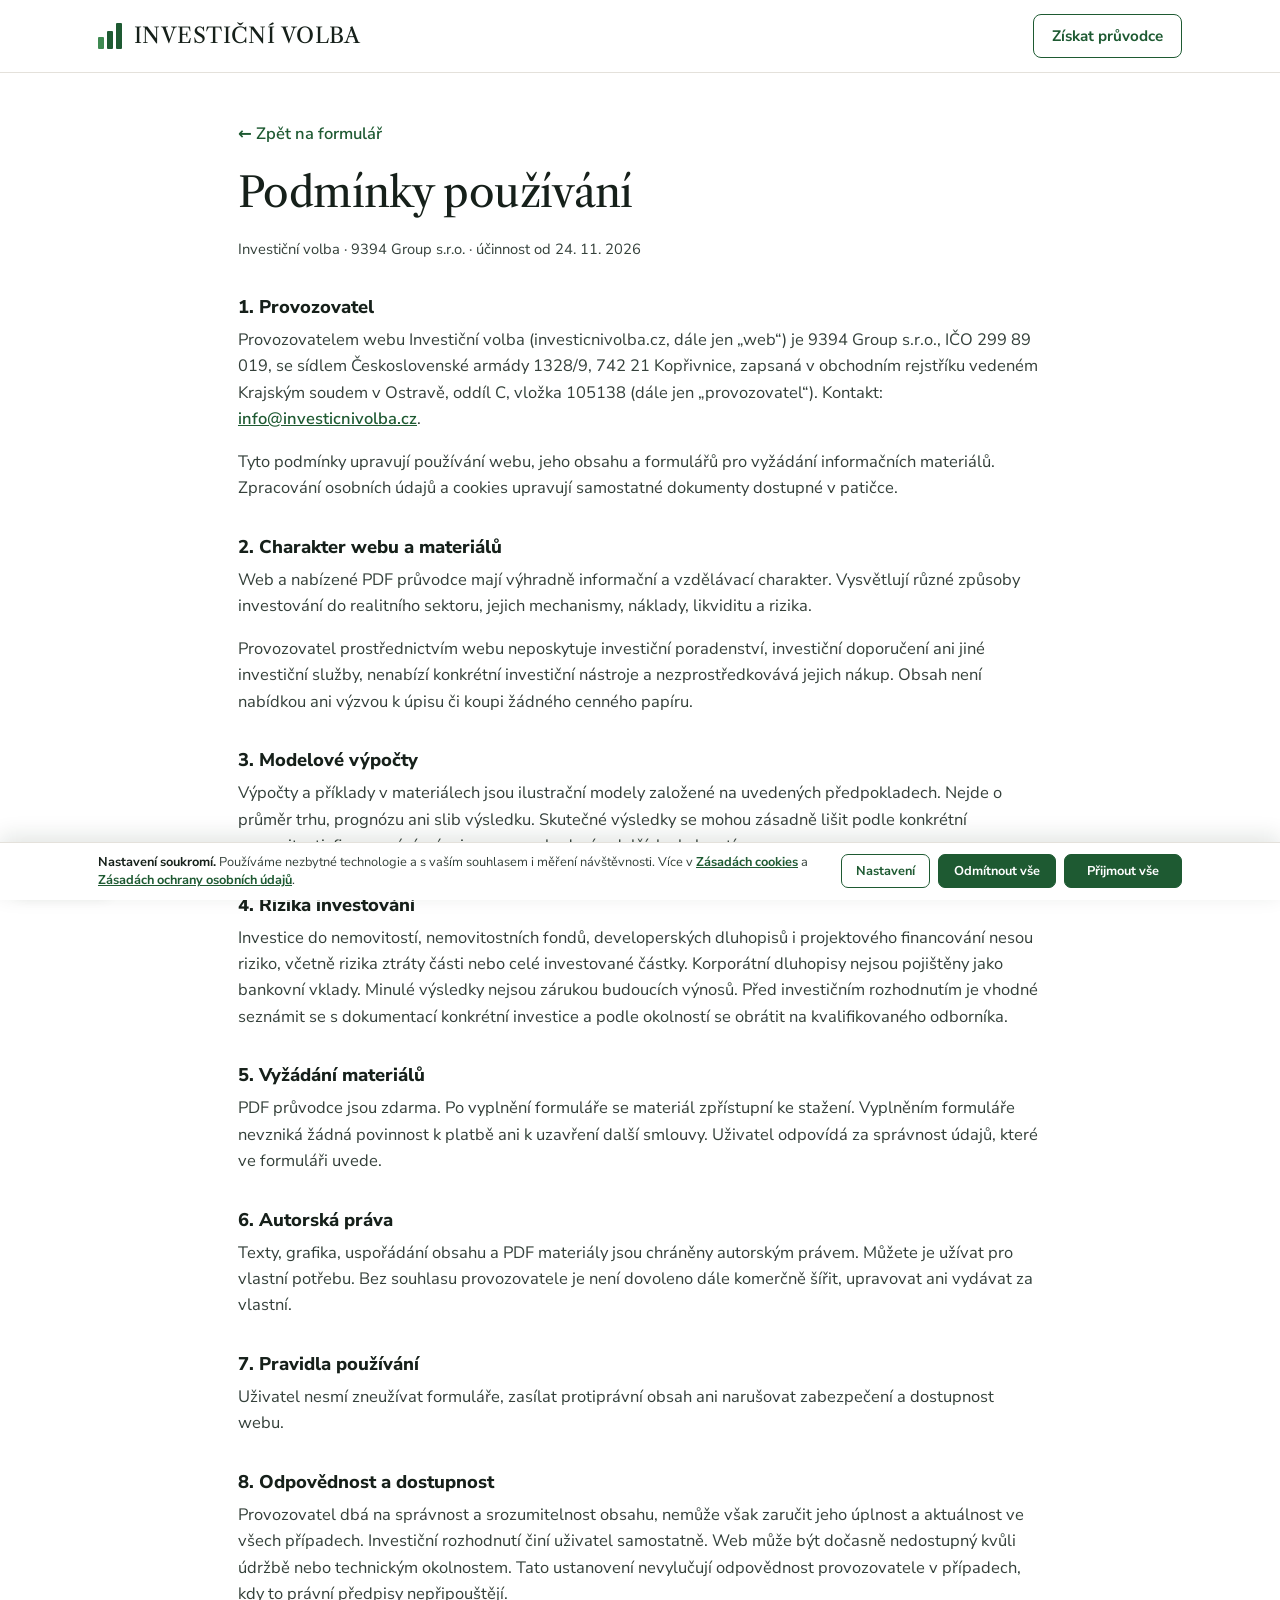
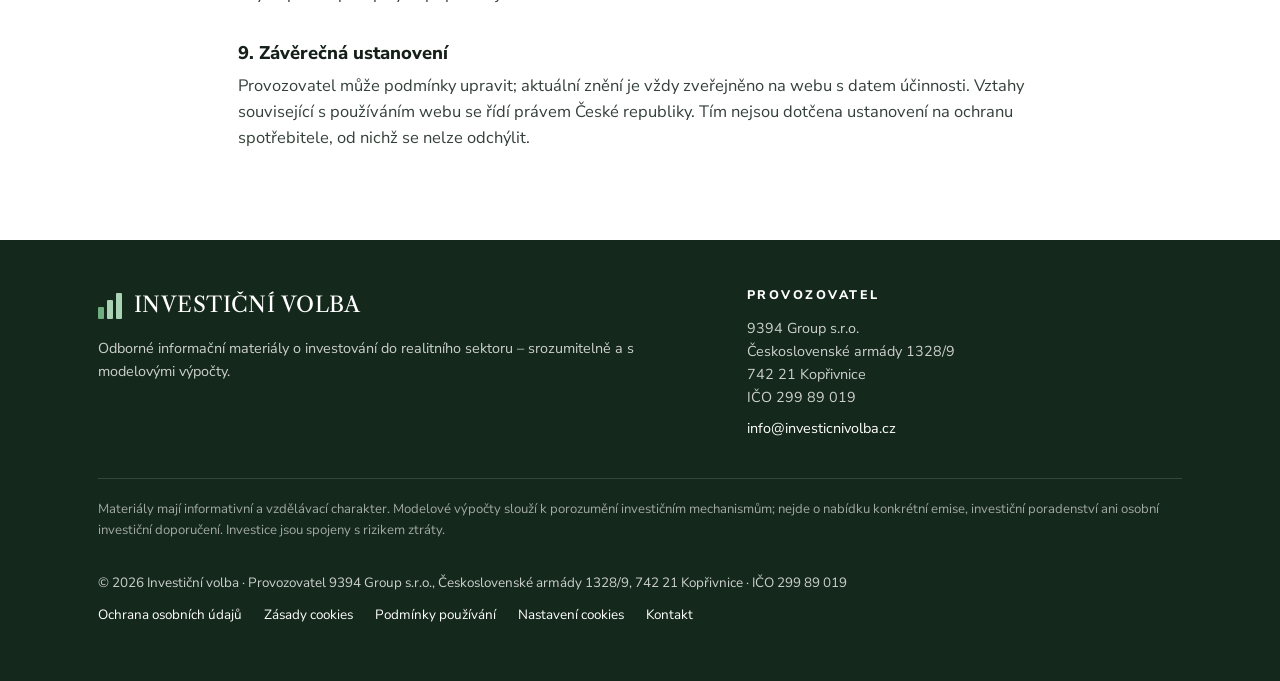
<file: dluhopis/podminky-pouzivani.html>
<!doctype html>
<html lang="cs">
<head>
<meta charset="utf-8">
<meta name="robots" content="noindex">
<meta name="viewport" content="width=device-width, initial-scale=1">
<title>Podmínky používání | Investiční volba</title>
<link href="https://fonts.googleapis.com/css2?family=Libre+Caslon+Text:wght@400;700&family=Nunito+Sans:opsz,wght@6..12,400;6..12,600;6..12,700;6..12,800&display=swap" rel="stylesheet">
<link rel="stylesheet" href="../styles.css?v=7">
<link rel="stylesheet" href="../pravni.css?v=1">
<script src="../crm.js?v=2" defer></script>
<script src="../cookies.js?v=4" defer></script>
</head>
<body>
<header class="topbar">
  <div class="wrap">
    <span class="logo"><span class="logo__mark"><i></i><i></i><i></i></span>INVESTIČNÍ VOLBA</span>
    <a href="./#pruvodce" class="btn btn--outline">Získat průvodce</a>
  </div>
</header>
<main class="legal">
  <div class="wrap">
    <a class="legal__back" href="./">← Zpět na formulář</a>
    <h1>Podmínky používání</h1>
    <p class="legal__meta">Investiční volba · 9394 Group s.r.o. · účinnost od 24. 11. 2026</p>

<h2>1. Provozovatel</h2>
<p>Provozovatelem webu Investiční volba (investicnivolba.cz, dále jen „web“) je 9394 Group s.r.o., IČO 299 89 019, se sídlem Československé armády 1328/9, 742 21 Kopřivnice, zapsaná v obchodním rejstříku vedeném Krajským soudem v Ostravě, oddíl C, vložka 105138 (dále jen „provozovatel“). Kontakt: <a href="mailto:info@investicnivolba.cz">info@investicnivolba.cz</a>.</p>
<p>Tyto podmínky upravují používání webu, jeho obsahu a formulářů pro vyžádání informačních materiálů. Zpracování osobních údajů a cookies upravují samostatné dokumenty dostupné v patičce.</p>

<h2>2. Charakter webu a materiálů</h2>
<p>Web a nabízené PDF průvodce mají výhradně informační a vzdělávací charakter. Vysvětlují různé způsoby investování do realitního sektoru, jejich mechanismy, náklady, likviditu a rizika.</p>
<p>Provozovatel prostřednictvím webu neposkytuje investiční poradenství, investiční doporučení ani jiné investiční služby, nenabízí konkrétní investiční nástroje a nezprostředkovává jejich nákup. Obsah není nabídkou ani výzvou k úpisu či koupi žádného cenného papíru.</p>

<h2>3. Modelové výpočty</h2>
<p>Výpočty a příklady v materiálech jsou ilustrační modely založené na uvedených předpokladech. Nejde o průměr trhu, prognózu ani slib výsledku. Skutečné výsledky se mohou zásadně lišit podle konkrétní nemovitosti, financování, vývoje cen, sazeb, daní a dalších okolností.</p>

<h2>4. Rizika investování</h2>
<p>Investice do nemovitostí, nemovitostních fondů, developerských dluhopisů i projektového financování nesou riziko, včetně rizika ztráty části nebo celé investované částky. Korporátní dluhopisy nejsou pojištěny jako bankovní vklady. Minulé výsledky nejsou zárukou budoucích výnosů. Před investičním rozhodnutím je vhodné seznámit se s dokumentací konkrétní investice a podle okolností se obrátit na kvalifikovaného odborníka.</p>

<h2>5. Vyžádání materiálů</h2>
<p>PDF průvodce jsou zdarma. Po vyplnění formuláře se materiál zpřístupní ke stažení. Vyplněním formuláře nevzniká žádná povinnost k platbě ani k uzavření další smlouvy. Uživatel odpovídá za správnost údajů, které ve formuláři uvede.</p>

<h2>6. Autorská práva</h2>
<p>Texty, grafika, uspořádání obsahu a PDF materiály jsou chráněny autorským právem. Můžete je užívat pro vlastní potřebu. Bez souhlasu provozovatele je není dovoleno dále komerčně šířit, upravovat ani vydávat za vlastní.</p>

<h2>7. Pravidla používání</h2>
<p>Uživatel nesmí zneužívat formuláře, zasílat protiprávní obsah ani narušovat zabezpečení a dostupnost webu.</p>

<h2>8. Odpovědnost a dostupnost</h2>
<p>Provozovatel dbá na správnost a srozumitelnost obsahu, nemůže však zaručit jeho úplnost a aktuálnost ve všech případech. Investiční rozhodnutí činí uživatel samostatně. Web může být dočasně nedostupný kvůli údržbě nebo technickým okolnostem. Tato ustanovení nevylučují odpovědnost provozovatele v případech, kdy to právní předpisy nepřipouštějí.</p>

<h2>9. Závěrečná ustanovení</h2>
<p>Provozovatel může podmínky upravit; aktuální znění je vždy zveřejněno na webu s datem účinnosti. Vztahy související s používáním webu se řídí právem České republiky. Tím nejsou dotčena ustanovení na ochranu spotřebitele, od nichž se nelze odchýlit.</p>

  </div>
</main>
<footer class="site-foot">
  <div class="wrap">
    <div class="foot-grid foot-grid--lp">
      <div>
        <span class="logo"><span class="logo__mark"><i></i><i></i><i></i></span>INVESTIČNÍ VOLBA</span>
        <p>Odborné informační materiály o investování do realitního sektoru – srozumitelně a s modelovými výpočty.</p>
      </div>
      <div>
        <h3>Provozovatel</h3>
        <p>9394 Group s.r.o.<br>Československé armády 1328/9<br>742 21 Kopřivnice<br>IČO 299 89 019</p>
        <p><a href="mailto:info@investicnivolba.cz">info@investicnivolba.cz</a></p>
      </div>
    </div>
    <p class="foot-note">Materiály mají informativní a vzdělávací charakter. Modelové výpočty slouží k porozumění investičním mechanismům; nejde o nabídku konkrétní emise, investiční poradenství ani osobní investiční doporučení. Investice jsou spojeny s rizikem ztráty.</p>
    <div class="foot-bottom">
      <span>© 2026 Investiční volba · Provozovatel 9394 Group s.r.o., Československé armády 1328/9, 742 21 Kopřivnice · IČO 299 89 019</span>
      <nav aria-label="Právní informace">
        <a href="zasady-ochrany-osobnich-udaju.html">Ochrana osobních údajů</a>
        <a href="zasady-cookies.html">Zásady cookies</a>
        <a href="podminky-pouzivani.html">Podmínky používání</a>
        <button type="button" data-open-cookies>Nastavení cookies</button>
        <a href="mailto:info@investicnivolba.cz">Kontakt</a>
      </nav>
    </div>
  </div>
</footer>
</body>
</html>
</file>
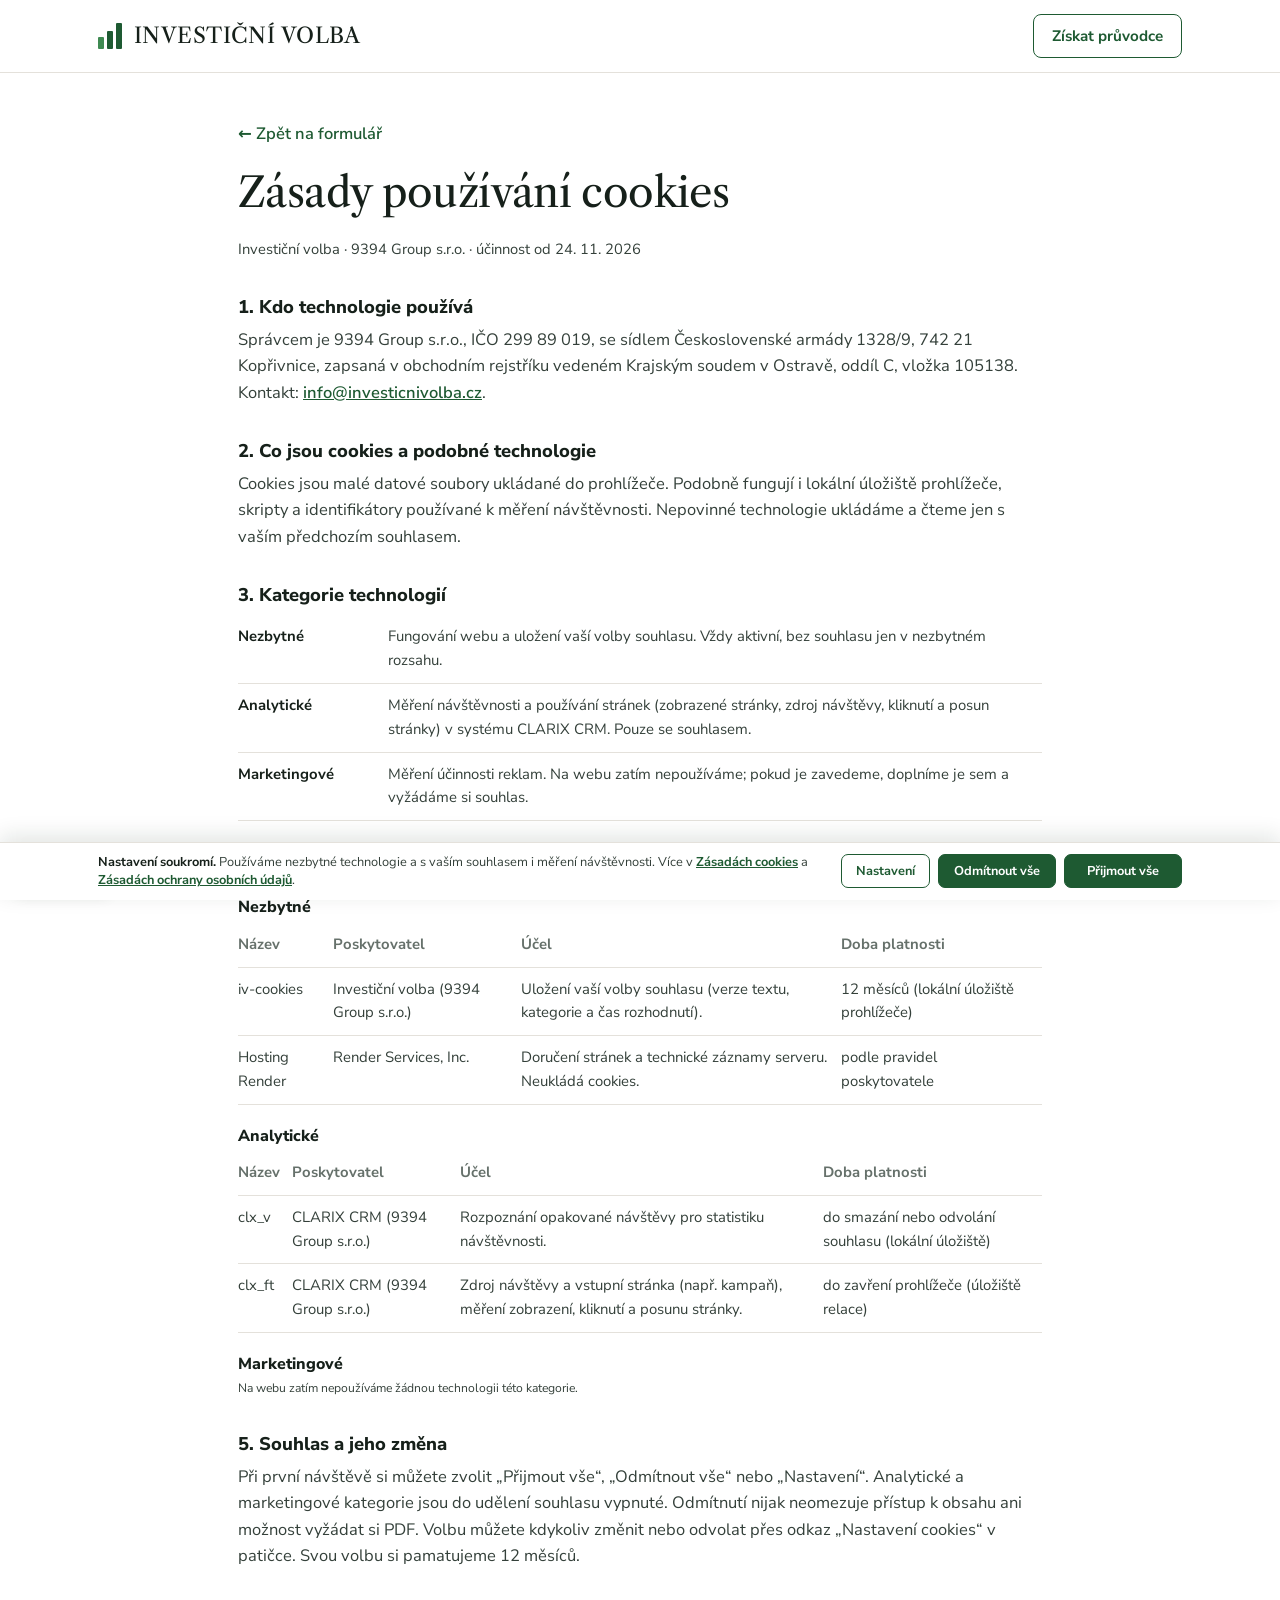
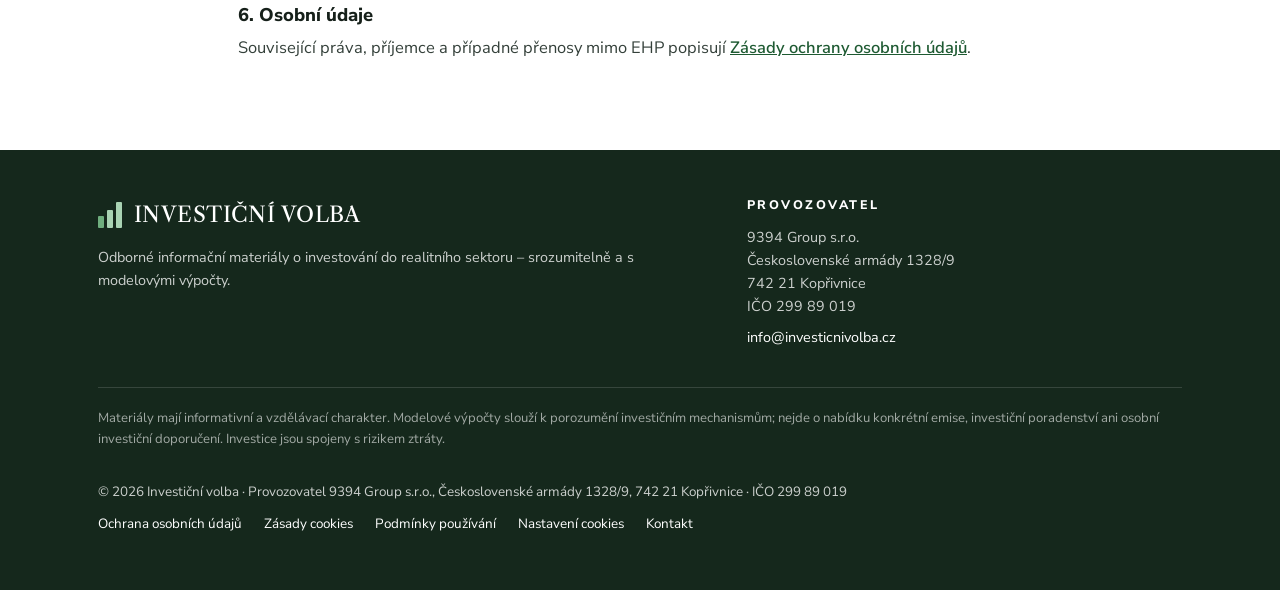
<file: dluhopis/zasady-cookies.html>
<!doctype html>
<html lang="cs">
<head>
<meta charset="utf-8">
<meta name="robots" content="noindex">
<meta name="viewport" content="width=device-width, initial-scale=1">
<title>Zásady používání cookies | Investiční volba</title>
<link href="https://fonts.googleapis.com/css2?family=Libre+Caslon+Text:wght@400;700&family=Nunito+Sans:opsz,wght@6..12,400;6..12,600;6..12,700;6..12,800&display=swap" rel="stylesheet">
<link rel="stylesheet" href="../styles.css?v=7">
<link rel="stylesheet" href="../pravni.css?v=1">
<script src="../crm.js?v=2" defer></script>
<script src="../cookies.js?v=4" defer></script>
</head>
<body>
<header class="topbar">
  <div class="wrap">
    <span class="logo"><span class="logo__mark"><i></i><i></i><i></i></span>INVESTIČNÍ VOLBA</span>
    <a href="./#pruvodce" class="btn btn--outline">Získat průvodce</a>
  </div>
</header>
<main class="legal">
  <div class="wrap">
    <a class="legal__back" href="./">← Zpět na formulář</a>
    <h1>Zásady používání cookies</h1>
    <p class="legal__meta">Investiční volba · 9394 Group s.r.o. · účinnost od 24. 11. 2026</p>

<h2>1. Kdo technologie používá</h2>
<p>Správcem je 9394 Group s.r.o., IČO 299 89 019, se sídlem Československé armády 1328/9, 742 21 Kopřivnice, zapsaná v obchodním rejstříku vedeném Krajským soudem v Ostravě, oddíl C, vložka 105138. Kontakt: <a href="mailto:info@investicnivolba.cz">info@investicnivolba.cz</a>.</p>

<h2>2. Co jsou cookies a podobné technologie</h2>
<p>Cookies jsou malé datové soubory ukládané do prohlížeče. Podobně fungují i lokální úložiště prohlížeče, skripty a identifikátory používané k měření návštěvnosti. Nepovinné technologie ukládáme a čteme jen s vaším předchozím souhlasem.</p>

<h2>3. Kategorie technologií</h2>
<table class="legal__table">
<tr><th>Nezbytné</th><td>Fungování webu a uložení vaší volby souhlasu. Vždy aktivní, bez souhlasu jen v nezbytném rozsahu.</td></tr>
<tr><th>Analytické</th><td>Měření návštěvnosti a používání stránek (zobrazené stránky, zdroj návštěvy, kliknutí a posun stránky) v systému CLARIX CRM. Pouze se souhlasem.</td></tr>
<tr><th>Marketingové</th><td>Měření účinnosti reklam. Na webu zatím nepoužíváme; pokud je zavedeme, doplníme je sem a vyžádáme si souhlas.</td></tr>
</table>

<h2>4. Přesný seznam technologií</h2>
<div data-ck-inventory></div>

<h2>5. Souhlas a jeho změna</h2>
<p>Při první návštěvě si můžete zvolit „Přijmout vše“, „Odmítnout vše“ nebo „Nastavení“. Analytické a marketingové kategorie jsou do udělení souhlasu vypnuté. Odmítnutí nijak neomezuje přístup k obsahu ani možnost vyžádat si PDF. Volbu můžete kdykoliv změnit nebo odvolat přes odkaz „Nastavení cookies“ v patičce. Svou volbu si pamatujeme 12 měsíců.</p>

<h2>6. Osobní údaje</h2>
<p>Související práva, příjemce a případné přenosy mimo EHP popisují <a href="zasady-ochrany-osobnich-udaju.html">Zásady ochrany osobních údajů</a>.</p>

  </div>
</main>
<footer class="site-foot">
  <div class="wrap">
    <div class="foot-grid foot-grid--lp">
      <div>
        <span class="logo"><span class="logo__mark"><i></i><i></i><i></i></span>INVESTIČNÍ VOLBA</span>
        <p>Odborné informační materiály o investování do realitního sektoru – srozumitelně a s modelovými výpočty.</p>
      </div>
      <div>
        <h3>Provozovatel</h3>
        <p>9394 Group s.r.o.<br>Československé armády 1328/9<br>742 21 Kopřivnice<br>IČO 299 89 019</p>
        <p><a href="mailto:info@investicnivolba.cz">info@investicnivolba.cz</a></p>
      </div>
    </div>
    <p class="foot-note">Materiály mají informativní a vzdělávací charakter. Modelové výpočty slouží k porozumění investičním mechanismům; nejde o nabídku konkrétní emise, investiční poradenství ani osobní investiční doporučení. Investice jsou spojeny s rizikem ztráty.</p>
    <div class="foot-bottom">
      <span>© 2026 Investiční volba · Provozovatel 9394 Group s.r.o., Československé armády 1328/9, 742 21 Kopřivnice · IČO 299 89 019</span>
      <nav aria-label="Právní informace">
        <a href="zasady-ochrany-osobnich-udaju.html">Ochrana osobních údajů</a>
        <a href="zasady-cookies.html">Zásady cookies</a>
        <a href="podminky-pouzivani.html">Podmínky používání</a>
        <button type="button" data-open-cookies>Nastavení cookies</button>
        <a href="mailto:info@investicnivolba.cz">Kontakt</a>
      </nav>
    </div>
  </div>
</footer>
</body>
</html>
</file>
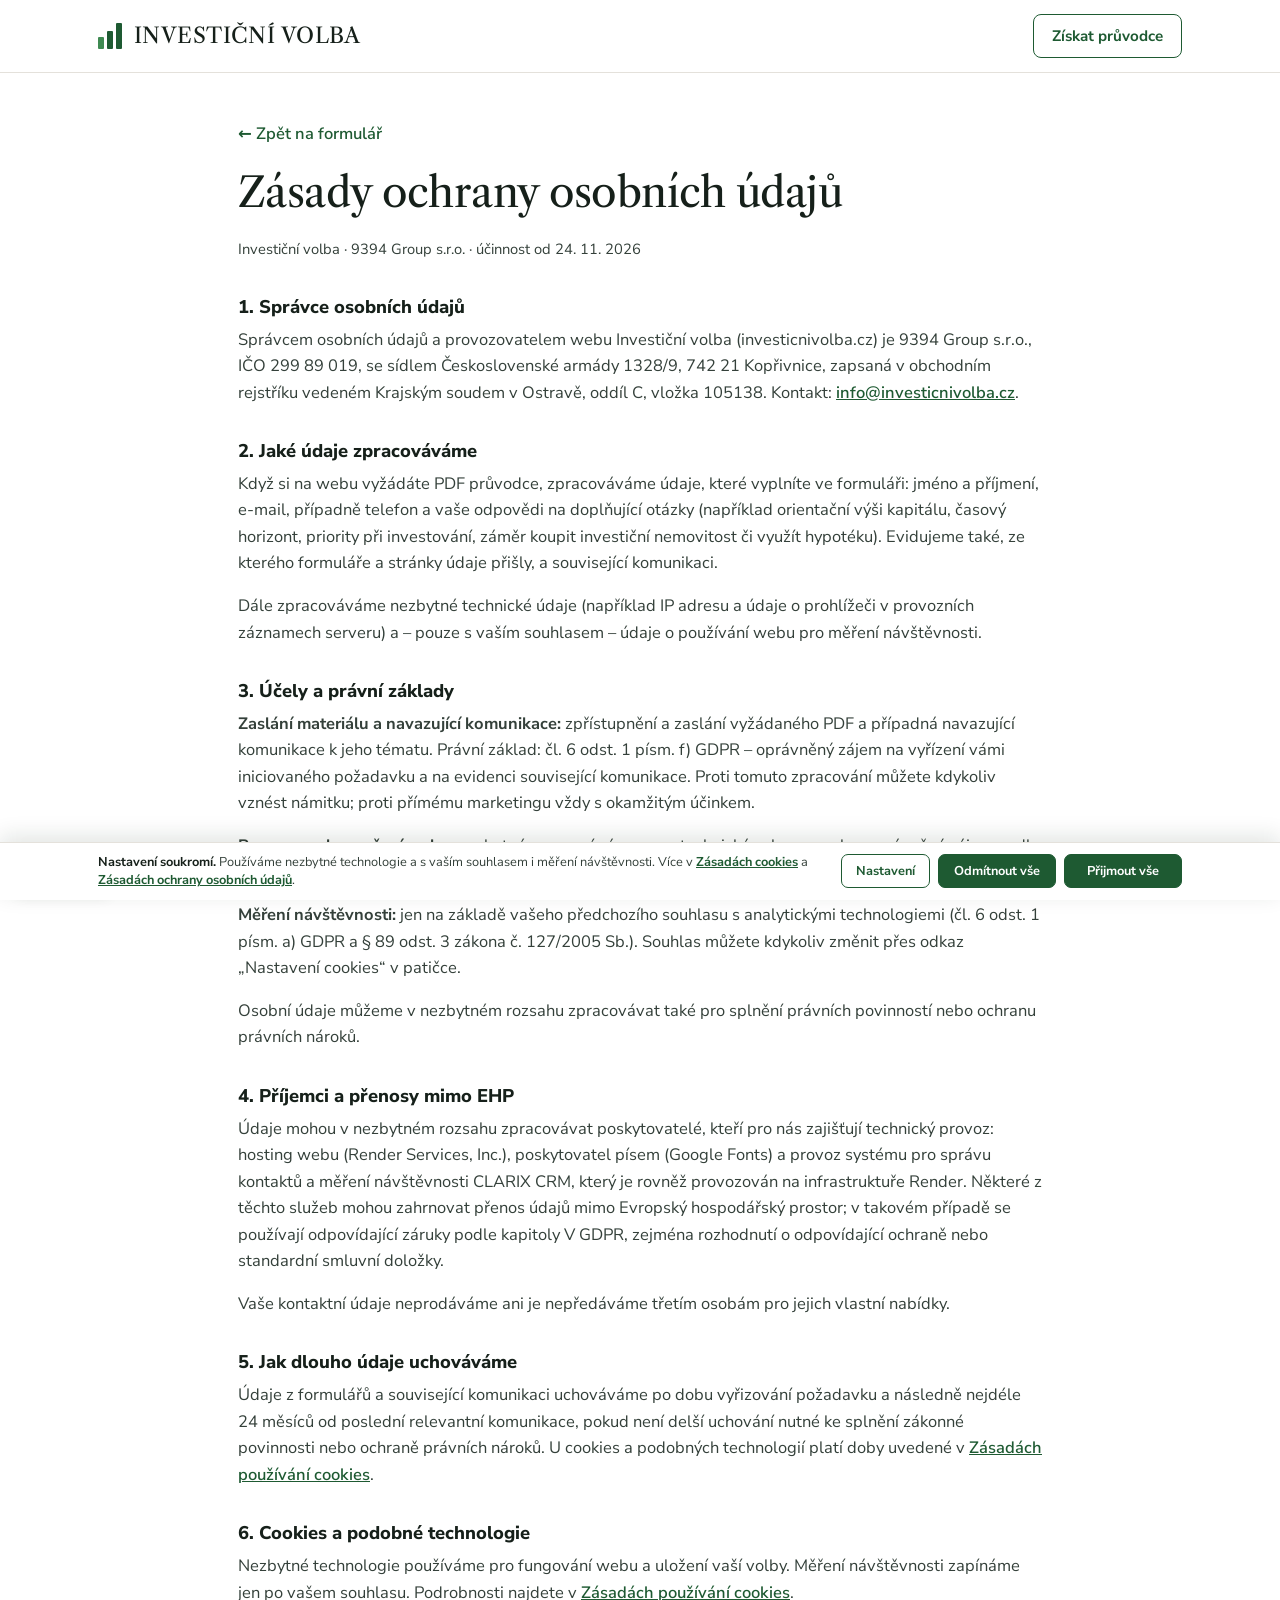
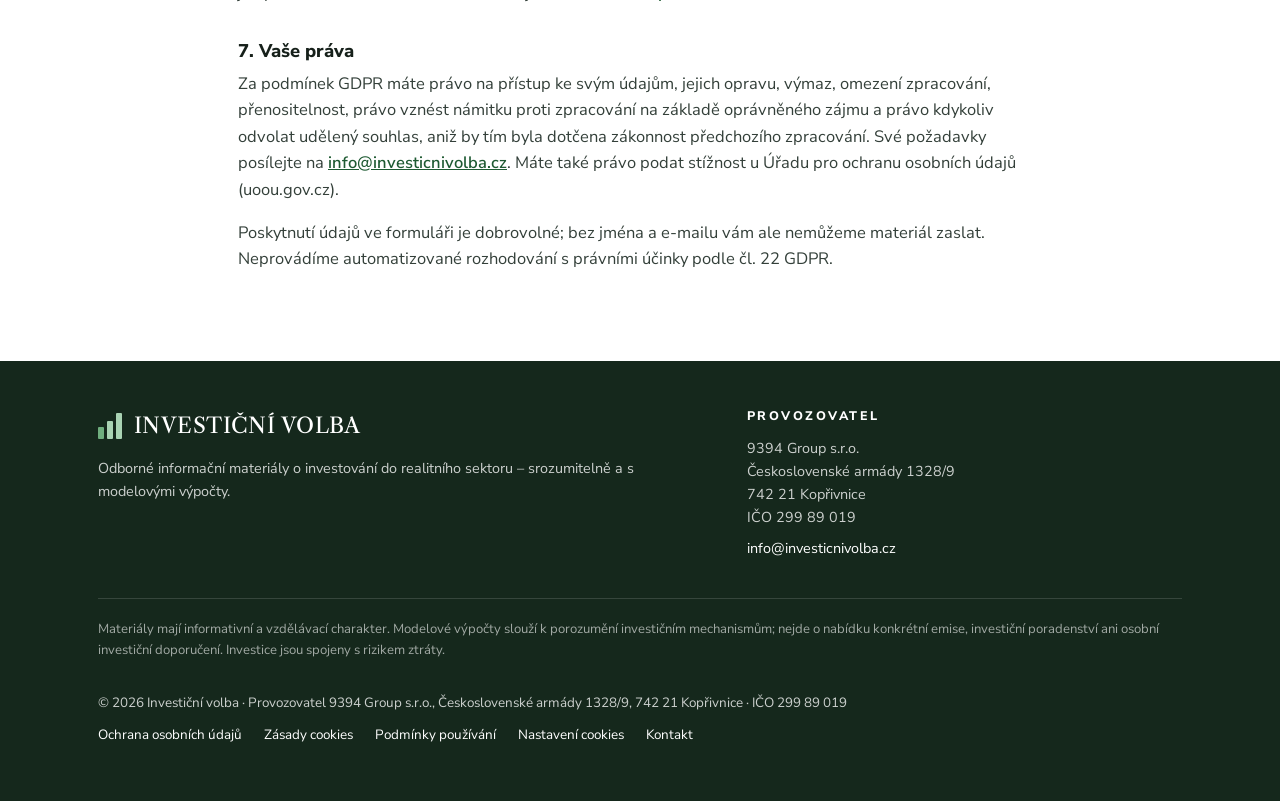
<file: dluhopis/zasady-ochrany-osobnich-udaju.html>
<!doctype html>
<html lang="cs">
<head>
<meta charset="utf-8">
<meta name="robots" content="noindex">
<meta name="viewport" content="width=device-width, initial-scale=1">
<title>Zásady ochrany osobních údajů | Investiční volba</title>
<link href="https://fonts.googleapis.com/css2?family=Libre+Caslon+Text:wght@400;700&family=Nunito+Sans:opsz,wght@6..12,400;6..12,600;6..12,700;6..12,800&display=swap" rel="stylesheet">
<link rel="stylesheet" href="../styles.css?v=7">
<link rel="stylesheet" href="../pravni.css?v=1">
<script src="../crm.js?v=2" defer></script>
<script src="../cookies.js?v=4" defer></script>
</head>
<body>
<header class="topbar">
  <div class="wrap">
    <span class="logo"><span class="logo__mark"><i></i><i></i><i></i></span>INVESTIČNÍ VOLBA</span>
    <a href="./#pruvodce" class="btn btn--outline">Získat průvodce</a>
  </div>
</header>
<main class="legal">
  <div class="wrap">
    <a class="legal__back" href="./">← Zpět na formulář</a>
    <h1>Zásady ochrany osobních údajů</h1>
    <p class="legal__meta">Investiční volba · 9394 Group s.r.o. · účinnost od 24. 11. 2026</p>

<h2>1. Správce osobních údajů</h2>
<p>Správcem osobních údajů a provozovatelem webu Investiční volba (investicnivolba.cz) je 9394 Group s.r.o., IČO 299 89 019, se sídlem Československé armády 1328/9, 742 21 Kopřivnice, zapsaná v obchodním rejstříku vedeném Krajským soudem v Ostravě, oddíl C, vložka 105138. Kontakt: <a href="mailto:info@investicnivolba.cz">info@investicnivolba.cz</a>.</p>

<h2>2. Jaké údaje zpracováváme</h2>
<p>Když si na webu vyžádáte PDF průvodce, zpracováváme údaje, které vyplníte ve formuláři: jméno a příjmení, e-mail, případně telefon a vaše odpovědi na doplňující otázky (například orientační výši kapitálu, časový horizont, priority při investování, záměr koupit investiční nemovitost či využít hypotéku). Evidujeme také, ze kterého formuláře a stránky údaje přišly, a související komunikaci.</p>
<p>Dále zpracováváme nezbytné technické údaje (například IP adresu a údaje o prohlížeči v provozních záznamech serveru) a – pouze s vaším souhlasem – údaje o používání webu pro měření návštěvnosti.</p>

<h2>3. Účely a právní základy</h2>
<p><strong>Zaslání materiálu a navazující komunikace:</strong> zpřístupnění a zaslání vyžádaného PDF a případná navazující komunikace k jeho tématu. Právní základ: čl. 6 odst. 1 písm. f) GDPR – oprávněný zájem na vyřízení vámi iniciovaného požadavku a na evidenci související komunikace. Proti tomuto zpracování můžete kdykoliv vznést námitku; proti přímému marketingu vždy s okamžitým účinkem.</p>
<p><strong>Provoz a zabezpečení webu:</strong> nezbytné provozní záznamy a technická ochrana webu; oprávněný zájem podle čl. 6 odst. 1 písm. f) GDPR.</p>
<p><strong>Měření návštěvnosti:</strong> jen na základě vašeho předchozího souhlasu s analytickými technologiemi (čl. 6 odst. 1 písm. a) GDPR a § 89 odst. 3 zákona č. 127/2005 Sb.). Souhlas můžete kdykoliv změnit přes odkaz „Nastavení cookies“ v patičce.</p>
<p>Osobní údaje můžeme v nezbytném rozsahu zpracovávat také pro splnění právních povinností nebo ochranu právních nároků.</p>

<h2>4. Příjemci a přenosy mimo EHP</h2>
<p>Údaje mohou v nezbytném rozsahu zpracovávat poskytovatelé, kteří pro nás zajišťují technický provoz: hosting webu (Render Services, Inc.), poskytovatel písem (Google Fonts) a provoz systému pro správu kontaktů a měření návštěvnosti CLARIX CRM, který je rovněž provozován na infrastruktuře Render. Některé z těchto služeb mohou zahrnovat přenos údajů mimo Evropský hospodářský prostor; v takovém případě se používají odpovídající záruky podle kapitoly V GDPR, zejména rozhodnutí o odpovídající ochraně nebo standardní smluvní doložky.</p>
<p>Vaše kontaktní údaje neprodáváme ani je nepředáváme třetím osobám pro jejich vlastní nabídky.</p>

<h2>5. Jak dlouho údaje uchováváme</h2>
<p>Údaje z formulářů a související komunikaci uchováváme po dobu vyřizování požadavku a následně nejdéle 24 měsíců od poslední relevantní komunikace, pokud není delší uchování nutné ke splnění zákonné povinnosti nebo ochraně právních nároků. U cookies a podobných technologií platí doby uvedené v <a href="zasady-cookies.html">Zásadách používání cookies</a>.</p>

<h2>6. Cookies a podobné technologie</h2>
<p>Nezbytné technologie používáme pro fungování webu a uložení vaší volby. Měření návštěvnosti zapínáme jen po vašem souhlasu. Podrobnosti najdete v <a href="zasady-cookies.html">Zásadách používání cookies</a>.</p>

<h2>7. Vaše práva</h2>
<p>Za podmínek GDPR máte právo na přístup ke svým údajům, jejich opravu, výmaz, omezení zpracování, přenositelnost, právo vznést námitku proti zpracování na základě oprávněného zájmu a právo kdykoliv odvolat udělený souhlas, aniž by tím byla dotčena zákonnost předchozího zpracování. Své požadavky posílejte na <a href="mailto:info@investicnivolba.cz">info@investicnivolba.cz</a>. Máte také právo podat stížnost u Úřadu pro ochranu osobních údajů (uoou.gov.cz).</p>
<p>Poskytnutí údajů ve formuláři je dobrovolné; bez jména a e-mailu vám ale nemůžeme materiál zaslat. Neprovádíme automatizované rozhodování s právními účinky podle čl. 22 GDPR.</p>

  </div>
</main>
<footer class="site-foot">
  <div class="wrap">
    <div class="foot-grid foot-grid--lp">
      <div>
        <span class="logo"><span class="logo__mark"><i></i><i></i><i></i></span>INVESTIČNÍ VOLBA</span>
        <p>Odborné informační materiály o investování do realitního sektoru – srozumitelně a s modelovými výpočty.</p>
      </div>
      <div>
        <h3>Provozovatel</h3>
        <p>9394 Group s.r.o.<br>Československé armády 1328/9<br>742 21 Kopřivnice<br>IČO 299 89 019</p>
        <p><a href="mailto:info@investicnivolba.cz">info@investicnivolba.cz</a></p>
      </div>
    </div>
    <p class="foot-note">Materiály mají informativní a vzdělávací charakter. Modelové výpočty slouží k porozumění investičním mechanismům; nejde o nabídku konkrétní emise, investiční poradenství ani osobní investiční doporučení. Investice jsou spojeny s rizikem ztráty.</p>
    <div class="foot-bottom">
      <span>© 2026 Investiční volba · Provozovatel 9394 Group s.r.o., Československé armády 1328/9, 742 21 Kopřivnice · IČO 299 89 019</span>
      <nav aria-label="Právní informace">
        <a href="zasady-ochrany-osobnich-udaju.html">Ochrana osobních údajů</a>
        <a href="zasady-cookies.html">Zásady cookies</a>
        <a href="podminky-pouzivani.html">Podmínky používání</a>
        <button type="button" data-open-cookies>Nastavení cookies</button>
        <a href="mailto:info@investicnivolba.cz">Kontakt</a>
      </nav>
    </div>
  </div>
</footer>
</body>
</html>
</file>
<file: styles.css>
:root {
  --ink: #16201a;
  --text: #34403a;
  --muted: #66716b;
  --bg: #ffffff;
  --cream: #f7f5f1;
  --card: #f3f0eb;
  --line: #e4e1db;
  --green: #1e5a32;
  --green-dark: #154426;
  --green-soft: #eef4ef;
  --err: #b3261e;
  --serif: "Libre Caslon Text", Georgia, serif;
  --sans: "Nunito Sans", system-ui, -apple-system, sans-serif;
}

* { box-sizing: border-box; }
html { scroll-behavior: smooth; }
body { margin: 0; font-family: var(--sans); color: var(--text); background: var(--bg); line-height: 1.6; font-size: 16.5px; }
h1, h2, h3 { color: var(--ink); line-height: 1.15; margin: 0 0 .5em; }
h1, h2 { font-family: var(--serif); font-weight: 400; letter-spacing: -.015em; }
h1 { font-size: clamp(2.2rem, 4.6vw, 3.5rem); }
h2 { font-size: clamp(1.6rem, 2.8vw, 2.15rem); }
h3 { font-size: 1.06rem; font-weight: 800; }
p { margin: 0 0 1em; }
.wrap { max-width: 1140px; margin: 0 auto; padding: 0 28px; }

.eyebrow {
  display: flex; align-items: center; gap: 14px; margin: 0 0 18px;
  font-size: .78rem; font-weight: 700; letter-spacing: .32em; text-transform: uppercase; color: var(--ink);
}
.eyebrow::after { content: ""; width: 38px; height: 1.5px; background: var(--green); }
.eyebrow--under { flex-direction: column; align-items: flex-start; gap: 16px; }

.icon { width: 20px; height: 20px; flex: none; stroke: currentColor; fill: none; stroke-width: 1.7; stroke-linecap: round; stroke-linejoin: round; }

/* Buttons */
.btn {
  display: inline-flex; align-items: center; justify-content: center; gap: 12px;
  background: var(--green); color: #fff; text-decoration: none; font: inherit; font-weight: 700; font-size: 1.05rem;
  padding: 14px 30px; border: 1.5px solid var(--green); border-radius: 8px; cursor: pointer; transition: background .15s;
}
.btn:hover { background: var(--green-dark); }
.btn--outline { background: transparent; color: var(--green); padding: 9px 18px; font-size: .95rem; }
.btn--outline:hover { background: var(--green); color: #fff; }
.btn--full { width: 100%; }
.btn:disabled { opacity: .7; cursor: default; }

/* Header */
.topbar { position: sticky; top: 0; z-index: 20; background: rgba(255,255,255,.95); backdrop-filter: blur(8px); border-bottom: 1px solid var(--line); }
.topbar .wrap { display: flex; align-items: center; justify-content: space-between; height: 72px; }
.logo { display: flex; align-items: center; gap: 12px; text-decoration: none; color: var(--ink); font-family: var(--serif); font-size: 1.35rem; letter-spacing: .02em; }
.logo__mark { display: flex; align-items: flex-end; gap: 3px; height: 26px; }
.logo__mark i { width: 6px; background: var(--green); border-radius: 1px; }
.logo__mark i:nth-child(1) { height: 45%; background: #3f8a52; }
.logo__mark i:nth-child(2) { height: 70%; }
.logo__mark i:nth-child(3) { height: 100%; }

/* Hero */
.hero { position: relative; overflow: hidden; background: linear-gradient(180deg, #fbfaf8, #f4f2ee); }
.hero__img {
  position: absolute; top: 0; right: 0; bottom: 0; width: 56%; background: right center / cover no-repeat;
  -webkit-mask-image: linear-gradient(to right, transparent 0%, #000 42%);
          mask-image: linear-gradient(to right, transparent 0%, #000 42%);
}
.hero .wrap { position: relative; z-index: 1; padding-top: 64px; padding-bottom: 64px; }
.hero__text { max-width: 560px; }
.hero .sub { font-size: 1.2rem; color: var(--ink); margin-bottom: .9em; }
.hero p { color: var(--text); }
.hero .btn { margin-top: 10px; }

/* Feature strip */
.strip { border-bottom: 1px solid var(--line); }
.strip .wrap { display: grid; grid-template-columns: repeat(4, 1fr); padding-top: 26px; padding-bottom: 26px; }
.strip__item { display: flex; align-items: center; gap: 16px; padding: 4px 22px; border-left: 1px solid var(--line); }
.strip__item:first-child { border-left: 0; padding-left: 0; }
.strip__item .icon { width: 34px; height: 34px; color: var(--green); stroke-width: 1.4; }
.strip__item strong { display: block; color: var(--ink); font-weight: 800; font-size: .97rem; line-height: 1.3; }
.strip__item span { font-size: .9rem; color: var(--muted); line-height: 1.3; }

/* Content sections */
.section { padding: 64px 0; }
.section--cream { background: var(--cream); }
.section .lead-text { max-width: 860px; font-size: 1.05rem; }

.cards { display: grid; gap: 20px; margin-top: 28px; }
.cards--3 { grid-template-columns: repeat(3, 1fr); }
.cards--4 { grid-template-columns: repeat(4, 1fr); }
.card { background: #fff; border: 1px solid var(--line); border-radius: 12px; padding: 24px 22px; }
.section--cream .card { border-color: transparent; box-shadow: 0 6px 20px rgba(30,40,30,.05); }
.num {
  display: grid; place-items: center; width: 40px; height: 40px; margin-bottom: 14px; border-radius: 50%;
  border: 1.5px solid var(--green); color: var(--green); font-family: var(--serif); font-size: 1.15rem;
}
.card p { font-size: .95rem; color: var(--muted); margin: 0; }

.cols { display: grid; grid-template-columns: 1fr 1fr; gap: 56px; align-items: start; }

/* Example table (5B) */
.table-card { background: var(--card); border-radius: 14px; padding: 8px 24px; }
.table { width: 100%; border-collapse: collapse; font-size: .98rem; }
.table th, .table td { padding: 11px 0; border-bottom: 1px solid #ddd8d0; text-align: left; }
.table th { font-weight: 600; color: var(--text); }
.table td { text-align: right; font-weight: 800; color: var(--ink); white-space: nowrap; }
.table tr:last-child th, .table tr:last-child td { border-bottom: 0; }

.result {
  display: grid; grid-template-columns: auto 1fr; gap: 28px; align-items: center; margin-top: 36px;
  background: var(--green-soft); border-left: 3px solid var(--green); border-radius: 0 12px 12px 0; padding: 22px 28px;
}
.result__label { font-size: .78rem; font-weight: 700; letter-spacing: .22em; text-transform: uppercase; color: var(--green); display: block; }
.result__value { font-family: var(--serif); font-size: 2rem; color: var(--green-dark); white-space: nowrap; }
.result p { margin: 0; font-size: .96rem; }
.note { font-style: italic; font-size: .86rem; color: var(--muted); margin: 12px 0 0; }

/* Guide + form */
.guide { background: linear-gradient(180deg, #faf9f6, #f4f2ee); padding: 72px 0; }
.guide .wrap { display: grid; grid-template-columns: 290px 1fr 420px; gap: 44px; align-items: center; }
.book { perspective: 1400px; }
.book__cover {
  position: relative; aspect-ratio: 3 / 4.1; border-radius: 4px 12px 12px 4px; overflow: hidden;
  background: #f6f4ef; transform: rotateY(14deg) rotateZ(-3deg);
  box-shadow: inset 8px 0 0 rgba(0,0,0,.06), 22px 26px 44px rgba(30,40,30,.22), 2px 2px 0 #e7e3dc;
  display: flex; flex-direction: column; padding: 22px 22px 0;
}
.book__brand { display: flex; align-items: center; gap: 8px; font-family: var(--serif); font-size: .72rem; line-height: 1.1; color: var(--ink); text-transform: uppercase; }
.book__brand .logo__mark { height: 18px; }
.book__brand .logo__mark i { width: 4px; }
.book__title { font-family: var(--serif); font-size: 1.45rem; line-height: 1.15; color: var(--ink); margin: 26px 0 0; }
.book__img { margin: auto -22px 0; height: 52%; background: 80% center / cover no-repeat; }

.checks { list-style: none; padding: 0; margin: 22px 0 0; }
.checks li { position: relative; padding-left: 32px; margin-bottom: 12px; color: var(--ink); font-weight: 600; }
.checks li::before { content: ""; position: absolute; left: 2px; top: .3em; width: 14px; height: 8px; border-left: 2px solid var(--green); border-bottom: 2px solid var(--green); transform: rotate(-45deg); }

.form-card { background: var(--card); border-radius: 16px; padding: 30px 32px 26px; }
.form-card h2 { margin-bottom: .35em; }
.form-card > p { font-size: .95rem; color: var(--muted); }
.field { position: relative; margin-bottom: 12px; }
.field .icon { position: absolute; left: 16px; top: 15px; color: #555f59; width: 19px; height: 19px; }
.field input, .field select {
  width: 100%; font: inherit; font-size: .96rem; color: var(--ink); background: #fff;
  border: 1px solid #d6d1c9; border-radius: 8px; padding: 13px 14px 13px 48px; min-height: 50px;
}
.field select { appearance: none; -webkit-appearance: none; padding-right: 40px; color: var(--ink);
  background: #fff url("data:image/svg+xml,%3Csvg xmlns='http://www.w3.org/2000/svg' viewBox='0 0 12 8'%3E%3Cpath d='M1 1.5l5 5 5-5' fill='none' stroke='%23444' stroke-width='1.6'/%3E%3C/svg%3E") right 16px center / 11px no-repeat; }
.field select:invalid { color: #7a837e; }
.field input::placeholder { color: #7a837e; }
.field input:focus, .field select:focus { outline: 3px solid rgba(30,90,50,.15); border-color: var(--green); }
.field.invalid input { border-color: var(--err); }
.err { display: none; color: var(--err); font-size: .8rem; margin: 4px 0 0 4px; }
.field.invalid .err { display: block; }
.form-card .btn { margin-top: 6px; }
.secure { display: flex; gap: 8px; align-items: flex-start; font-size: .78rem; color: var(--muted); margin: 14px 0 0; }
.secure .icon { width: 14px; height: 14px; margin-top: 2px; }
.thanks { text-align: center; padding: 10px 0; }
.thanks h2 { color: var(--green-dark); }

.footer { border-top: 1px solid var(--line); padding: 26px 0 34px; font-size: .84rem; color: var(--muted); }
.footer .wrap { display: flex; justify-content: space-between; gap: 20px; flex-wrap: wrap; }
.footer p { margin: 0; max-width: 760px; }

/* Responsive */
@media (max-width: 1040px) {
  .guide .wrap { grid-template-columns: 220px 1fr; }
  .form-card { grid-column: 1 / -1; }
}
@media (max-width: 860px) {
  .wrap { padding: 0 20px; }
  .hero { display: flex; flex-direction: column-reverse; }
  .hero__img { position: relative; width: 100%; height: 240px; -webkit-mask-image: linear-gradient(to bottom, transparent, #000 35%); mask-image: linear-gradient(to bottom, transparent, #000 35%); }
  .hero .wrap { padding-top: 36px; padding-bottom: 8px; }
  .strip .wrap { grid-template-columns: 1fr 1fr; gap: 18px 0; }
  .strip__item:nth-child(3) { border-left: 0; padding-left: 0; }
  .cards--3, .cards--4 { grid-template-columns: 1fr 1fr; }
  .cols { grid-template-columns: 1fr; gap: 32px; }
  .section, .guide { padding: 48px 0; }
}
@media (max-width: 600px) {
  .topbar .btn--outline { display: none; }
  .strip .wrap { grid-template-columns: 1fr; }
  .strip__item { border-left: 0; padding-left: 0; }
  .cards--3, .cards--4 { grid-template-columns: 1fr; }
  .guide .wrap { grid-template-columns: 1fr; }
  .book { max-width: 200px; margin: 0 auto; }
  .result { grid-template-columns: 1fr; gap: 10px; }
  .form-card { padding: 24px 18px; }
  .btn { width: 100%; }
}

/* Mobil: méně textu, kratší rolování */
@media (max-width: 600px) {
  .hide-mobile { display: none !important; }
}

/* Patička */
.site-foot { background: #15281c; color: rgba(255,255,255,.78); font-size: .9rem; padding: 48px 0 56px; margin-top: 0; }
.site-foot a, .site-foot button { color: #fff; text-decoration: none; }
.site-foot a:hover, .site-foot button:hover { color: #a9d3b3; }
.site-foot .logo { color: #fff; margin-bottom: 14px; }
.site-foot .logo__mark i { background: #a9d3b3; }
.site-foot .logo__mark i:nth-child(1) { background: #6fae7e; }
.foot-grid { display: grid; grid-template-columns: 1.4fr 1fr 1fr; gap: 40px; padding-bottom: 30px; border-bottom: 1px solid rgba(255,255,255,.14); }
.foot-grid h3 { color: #fff; font-size: .78rem; letter-spacing: .2em; text-transform: uppercase; margin-bottom: 14px; }
.foot-grid ul { list-style: none; padding: 0; margin: 0; }
.foot-grid li { margin-bottom: 8px; }
.foot-grid p { margin: 0 0 8px; }
.foot-note { font-size: .82rem; color: rgba(255,255,255,.6); padding-top: 20px; }
.foot-bottom { display: flex; flex-wrap: wrap; justify-content: space-between; gap: 10px 26px; padding-top: 18px; font-size: .84rem; }
.foot-bottom nav { display: flex; flex-wrap: wrap; gap: 8px 22px; }
.foot-bottom button { background: none; border: 0; padding: 0; font: inherit; cursor: pointer; }
@media (max-width: 860px) { .foot-grid { grid-template-columns: 1fr; gap: 26px; } }

/* Cookie lišta – kompaktní: text a tlačítka v jednom řádku; Odmítnout i Přijmout stejně velké a stejně výrazné */
.ck-bar { position: fixed; left: 0; right: 0; bottom: 0; z-index: 90; background: #fff; border-top: 1px solid var(--line); box-shadow: 0 -6px 22px rgba(20,40,28,.12); transform: translateY(100%); transition: transform .25s ease; font-size: .8rem; }
.ck-bar.is-open { transform: none; }
.ck-inner { position: relative; max-width: 1140px; margin: 0 auto; padding: 10px 28px; max-height: 85vh; overflow: auto; display: flex; flex-wrap: wrap; align-items: center; gap: 8px 24px; }
.ck-l1 { flex: 1 1 420px; }
.ck-l1 p { margin: 0; color: var(--text); line-height: 1.45; }
.ck-l1 strong { color: var(--ink); }
.ck-bar a { color: var(--green); font-weight: 700; }
.ck-l2 { order: 3; flex: 1 1 100%; padding-top: 10px; border-top: 1px solid var(--line); }
.ck-grid { display: grid; grid-template-columns: repeat(3, minmax(0, 1fr)); gap: 10px; }
.ck-cat { padding: 10px 12px; border: 1px solid var(--line); border-radius: 10px; background: var(--cream); }
.ck-cat-head { display: flex; gap: 10px; align-items: flex-start; }
.ck-cat b { display: block; color: var(--ink); }
.ck-cat small { display: block; margin-top: 2px; font-size: .76rem; color: var(--muted); line-height: 1.4; }
.ck-always { flex: none; padding: 3px 7px; border-radius: 20px; background: var(--green-soft); color: var(--green); font-size: .68rem; font-weight: 800; white-space: nowrap; }
.ck-switch { position: relative; flex: none; width: 34px; height: 20px; cursor: pointer; }
.ck-switch input { position: absolute; opacity: 0; width: 100%; height: 100%; margin: 0; cursor: pointer; }
.ck-switch i { position: absolute; inset: 0; border-radius: 20px; background: #c9cfcb; transition: background .2s; }
.ck-switch i::after { content: ""; position: absolute; top: 3px; left: 3px; width: 14px; height: 14px; border-radius: 50%; background: #fff; box-shadow: 0 1px 3px rgba(0,0,0,.2); transition: transform .2s; }
.ck-switch input:checked + i { background: var(--green); }
.ck-switch input:checked + i::after { transform: translateX(14px); }
.ck-switch input:focus-visible + i { outline: 2px solid var(--green); outline-offset: 2px; }
.ck-details { margin-top: 6px; font-size: .76rem; }
.ck-details summary { cursor: pointer; color: var(--green); font-weight: 700; }
.ck-tech { width: 100%; margin-top: 6px; border-collapse: collapse; font-size: .72rem; }
.ck-tech th, .ck-tech td { padding: 5px; border-bottom: 1px solid var(--line); text-align: left; vertical-align: top; }
.ck-none { margin: 6px 0 0; color: var(--muted); font-size: .76rem; }
.ck-docs { margin: 8px 0 0; font-size: .76rem; color: var(--muted); }
.ck-actions { display: flex; gap: 8px; flex: none; }
.ck-btn { min-width: 118px; height: 34px; padding: 0 14px; border-radius: 7px; border: 1.5px solid var(--green); background: var(--green); color: #fff; font: inherit; font-size: .8rem; font-weight: 700; cursor: pointer; white-space: nowrap; }
.ck-btn:hover { background: var(--green-dark); border-color: var(--green-dark); }
.ck-btn--ghost { background: #fff; color: var(--green); min-width: 0; }
.ck-btn--ghost:hover { background: var(--green-soft); color: var(--green); }
.ck-handle { position: absolute; left: 50%; top: 4px; width: 34px; height: 4px; margin-left: -17px; padding: 0; border: 0; border-radius: 4px; background: #c9cfcb; cursor: pointer; }
.ck-tab { position: fixed; left: 18px; bottom: 0; z-index: 80; display: inline-flex; align-items: center; gap: 6px; height: 28px; padding: 0 12px; border: 1px solid var(--line); border-bottom: 0; border-radius: 9px 9px 0 0; background: #fff; color: var(--green); font: inherit; font-size: .74rem; font-weight: 700; box-shadow: 0 -4px 14px rgba(20,40,28,.1); cursor: pointer; }
.ck-tab svg { width: 15px; height: 15px; fill: none; stroke: currentColor; stroke-width: 1.7; stroke-linecap: round; stroke-linejoin: round; }
.sr-only { position: absolute; width: 1px; height: 1px; overflow: hidden; clip: rect(0 0 0 0); white-space: nowrap; }
@media (max-width: 900px) { .ck-grid { grid-template-columns: 1fr; } }
@media (max-width: 700px) {
  .ck-bar { font-size: .76rem; }
  .ck-inner { padding: 9px 14px 10px; gap: 7px; }
  .ck-l1 { flex-basis: 100%; }
  .ck-actions { width: 100%; display: grid; grid-template-columns: auto 1fr 1fr; gap: 6px; }
  .ck-btn { min-width: 0; height: 34px; padding: 0 10px; font-size: .76rem; }
}
.secure a { color: var(--green); font-weight: 700; }
.foot-grid--lp { grid-template-columns: 1.4fr 1fr; }
.site-foot span.logo { cursor: default; }

/* Okno s právními dokumenty na landing page */
.lm-open, .lm-open body { overflow: hidden; }
.lm-backdrop { position: fixed; inset: 0; z-index: 100; background: rgba(16,30,22,.55); display: flex; align-items: center; justify-content: center; padding: 24px; }
.lm-backdrop[hidden] { display: none; }
.lm-dialog { background: #fff; border-radius: 16px; width: min(820px, 100%); max-height: min(86vh, 900px); display: flex; flex-direction: column; box-shadow: 0 30px 80px rgba(0,0,0,.3); outline: none; }
.lm-head { display: flex; align-items: center; justify-content: space-between; gap: 16px; padding: 20px 26px; border-bottom: 1px solid var(--line); }
.lm-head h2 { margin: 0; font-size: 1.5rem; }
.lm-close { flex: none; width: 40px; height: 40px; border-radius: 50%; border: 1px solid var(--line); background: #fff; color: var(--ink); font-size: 1.5rem; line-height: 1; cursor: pointer; }
.lm-close:hover { background: var(--green); color: #fff; border-color: var(--green); }
.lm-body { overflow: auto; padding: 4px 26px 26px; }
.lm-body.legal { padding: 4px 26px 26px; }
.lm-body h2:first-of-type { margin-top: 18px; }
@media (max-width: 600px) { .lm-backdrop { padding: 0; align-items: flex-end; } .lm-dialog { border-radius: 16px 16px 0 0; max-height: 92vh; } .lm-head { padding: 16px 18px; } .lm-body.legal { padding: 0 18px 22px; } .lm-head h2 { font-size: 1.2rem; } }
.form-error { margin: 12px 0 0; padding: 10px 14px; border-radius: 8px; background: #fbeceb; color: var(--err); font-size: .9rem; font-weight: 600; }
.form-error a { color: var(--err); }
</file>
<file: uvod.css>
/* Společné prvky návrhů úvodní stránky (doplňuje ../styles.css) */
.nav { display: flex; gap: 28px; font-size: .95rem; }
.nav a { color: var(--ink); text-decoration: none; }
.nav a:hover { color: var(--green); }
@media (max-width: 860px) { .nav { display: none; } }

.guides { display: grid; grid-template-columns: 1fr 1fr; gap: 28px; margin-top: 32px; }
.guide-card {
  display: grid; grid-template-columns: 150px 1fr; gap: 26px; align-items: center;
  background: #fff; border: 1px solid var(--line); border-radius: 16px; padding: 28px;
  text-decoration: none; color: var(--text); transition: transform .2s, box-shadow .2s;
}
.guide-card:hover { transform: translateY(-3px); box-shadow: 0 18px 40px rgba(30,40,30,.10); }
.guide-card h3 { font-family: var(--serif); font-weight: 400; font-size: 1.45rem; line-height: 1.2; margin-bottom: .45em; }
.guide-card p { font-size: .95rem; color: var(--muted); margin-bottom: 1em; }
.guide-card .more { color: var(--green); font-weight: 800; font-size: .95rem; }
.tag { display: inline-block; font-size: .72rem; font-weight: 800; letter-spacing: .2em; text-transform: uppercase; color: var(--green); background: var(--green-soft); border-radius: 99px; padding: 4px 10px; margin-bottom: 12px; }

.mini-book { aspect-ratio: 3/4.1; border-radius: 3px 9px 9px 3px; background: #f6f4ef; overflow: hidden; display: flex; flex-direction: column; padding: 14px 14px 0;
  box-shadow: inset 5px 0 0 rgba(0,0,0,.06), 12px 16px 26px rgba(30,40,30,.18), 1px 1px 0 #e7e3dc; transform: rotate(-3deg); }
.mini-book b { font-family: var(--serif); font-weight: 400; font-size: .95rem; line-height: 1.15; color: var(--ink); margin-top: 14px; }
.mini-book i { margin: auto -14px 0; height: 48%; background: 80% center / cover no-repeat; }
.mini-book .logo__mark { height: 13px; gap: 2px; } .mini-book .logo__mark i { width: 3px; margin: 0; background: var(--green); }

.steps { display: grid; grid-template-columns: repeat(3, 1fr); gap: 32px; margin-top: 30px; counter-reset: s; }
.step { border-top: 1.5px solid var(--green); padding-top: 18px; }
.step::before { counter-increment: s; content: "0" counter(s); font-family: var(--serif); color: var(--green); font-size: 1.6rem; display: block; margin-bottom: 8px; }
.step p { color: var(--muted); font-size: .95rem; margin: 0; }

.topics { display: grid; grid-template-columns: repeat(4, 1fr); gap: 18px; margin-top: 28px; }
.topic { background: #fff; border-radius: 12px; padding: 22px; }
.topic .icon { width: 30px; height: 30px; color: var(--green); stroke-width: 1.5; margin-bottom: 12px; }
.topic p { font-size: .92rem; color: var(--muted); margin: 0; }

.quote { max-width: 820px; margin: 0 auto; text-align: center; }
.quote blockquote { font-family: var(--serif); font-size: clamp(1.35rem, 2.6vw, 1.9rem); line-height: 1.35; color: var(--ink); margin: 0 0 16px; }
.quote cite { font-style: normal; font-size: .85rem; letter-spacing: .2em; text-transform: uppercase; color: var(--green); font-weight: 700; }

.faq { max-width: 820px; }
.faq details { border-bottom: 1px solid var(--line); padding: 18px 0; }
.faq summary { cursor: pointer; font-weight: 800; color: var(--ink); list-style: none; display: flex; justify-content: space-between; gap: 20px; }
.faq summary::after { content: "+"; color: var(--green); font-size: 1.4rem; line-height: 1; }
.faq details[open] summary::after { content: "–"; }
.faq details p { margin: 10px 0 0; color: var(--muted); }

.cta-band { background: var(--green); color: #fff; border-radius: 18px; padding: 44px; display: flex; align-items: center; justify-content: space-between; gap: 30px; }
.cta-band h2 { color: #fff; margin: 0; }
.cta-band .btn { background: #fff; color: var(--green); border-color: #fff; flex: none; }

@media (max-width: 860px) {
  .guides { grid-template-columns: 1fr; }
  .steps { grid-template-columns: 1fr; gap: 22px; }
  .topics { grid-template-columns: 1fr 1fr; }
  .cta-band { flex-direction: column; align-items: flex-start; padding: 30px 24px; }
}
@media (max-width: 560px) {
  .guide-card { grid-template-columns: 90px 1fr; gap: 18px; padding: 20px; }
  .guide-card h3 { font-size: 1.15rem; }
  .topics { grid-template-columns: 1fr; }
}
</file>
<file: pravni.css>
/* Právní stránky */
.legal { padding: 48px 0 72px; }
.legal .wrap { max-width: 860px; }
.legal__back { display: inline-block; margin-bottom: 22px; color: var(--green); font-weight: 700; text-decoration: none; }
.legal h1 { font-size: clamp(1.9rem, 4vw, 2.6rem); }
.legal__meta { color: var(--muted); font-size: .92rem; margin-bottom: 34px; }
.legal h2 { font-family: var(--sans); font-weight: 800; font-size: 1.15rem; margin: 34px 0 10px; letter-spacing: 0; }
.legal h3 { margin: 22px 0 6px; font-size: 1rem; }
.legal p { color: var(--text); }
.legal a { color: var(--green); font-weight: 600; }
.legal__table, .legal .ck-tech { width: 100%; border-collapse: collapse; font-size: .93rem; margin: 6px 0 10px; }
.legal__table th, .legal__table td, .legal .ck-tech th, .legal .ck-tech td { text-align: left; vertical-align: top; padding: 10px 12px 10px 0; border-bottom: 1px solid var(--line); }
.legal__table th { width: 150px; color: var(--ink); }
.legal .ck-tech th { color: var(--muted); font-weight: 700; }
@media (max-width: 600px) { .legal__table th { width: 110px; } .legal .ck-tech { font-size: .82rem; } }
</file>
